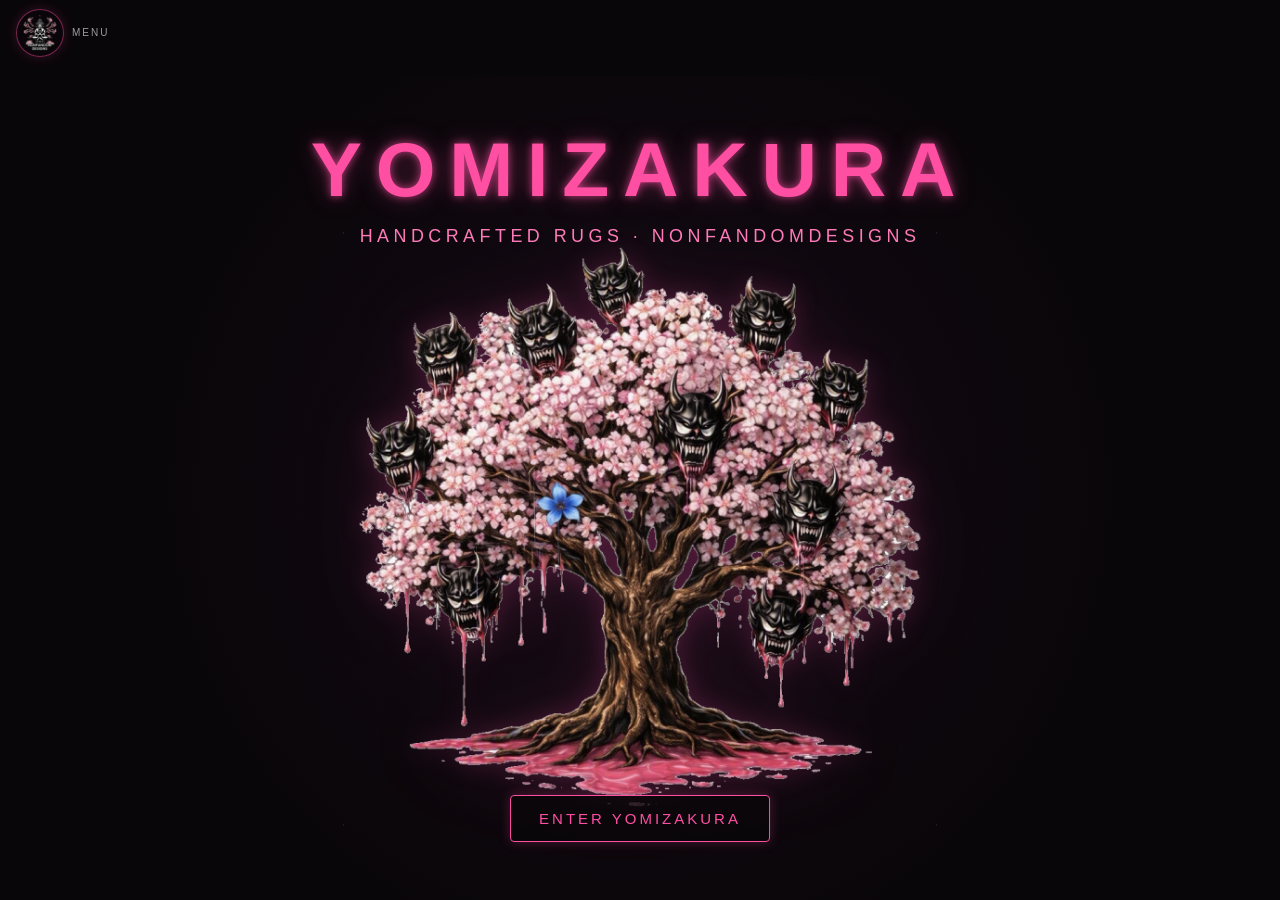
<file: index.html>
<!DOCTYPE html>
<html lang="en">
<head>
<meta charset="UTF-8">
<meta name="viewport" content="width=device-width, initial-scale=1.0">

<link rel="preload" as="image" href="./IMG_6754.PNG">
<link rel="preload" as="image" href="./IMG_6683.PNG">
<link rel="preload" as="image" href="./IMG_6692.PNG">
<link rel="preload" as="image" href="./IMG_6693.PNG">
<link rel="preload" as="image" href="./IMG_8961.PNG">
<link rel="preload" as="image" href="./IMG_6776.PNG">
<link rel="preload" as="image" href="./IMG_8962.PNG">
<link rel="preload" as="image" href="./IMG_6896.PNG">

<title>Yomizakura — NonFandomDesigns</title>


<script>
/* One-time landing seasons in America/New_York. Halloween uses EDT and
   Thanksgiving uses EST. End times are exclusive. */
(() => {
  const seasons = [
    ["halloweenLanding", Date.parse("2026-10-11T00:00:00-04:00"), Date.parse("2026-11-01T00:00:00-04:00")],
    ["thanksgivingLanding", Date.parse("2026-11-09T00:00:00-05:00"), Date.parse("2026-11-28T00:00:00-05:00")]
  ];
  let seasonalTimer;
  function updateLandingSeason() {
    clearTimeout(seasonalTimer);
    const now = Date.now();
    let nextChange = Infinity;

    for (const [className, startsAt, endsAt] of seasons) {
      document.documentElement.classList.toggle(className, now >= startsAt && now < endsAt);
      if (now < startsAt) nextChange = Math.min(nextChange, startsAt);
      else if (now < endsAt) nextChange = Math.min(nextChange, endsAt);
    }

    if (nextChange < Infinity) {
      seasonalTimer = setTimeout(updateLandingSeason, Math.min(nextChange - now, 60000));
    }
  }
  updateLandingSeason();
  window.addEventListener("pageshow", updateLandingSeason);
  document.addEventListener("visibilitychange", updateLandingSeason);
})();
</script>

<style>
:root {
  --app-height: 100vh;
}

/* On phones/tablets, use Safari's stable small viewport from the very first paint.
   This prevents the first-load jump caused by the browser bars changing the reported height. */
@supports (height: 100svh) {
  @media (pointer: coarse) {
    :root {
      --app-height: 100svh;
    }
  }
}

/* Stable viewport height prevents Safari first-load layout jumps. */

html, body {
  margin: 0;
  padding: 0;
  width: 100%;
  height: 100%;
  overflow: hidden;
  background: #090609;
  font-family: Arial, Helvetica, sans-serif;
}

/* =========================
   LANDING PAGE
========================= */

.landing {
  position: relative;
  width: 100vw;
  height: var(--app-height);
  overflow: hidden;

  background:
    radial-gradient(circle at center, #160b16 0%, #090609 65%);

  transition: opacity 0.8s ease;
}

/* TITLE */

.title {
  position: absolute;
  top: 6%;
  left: 50%;
  transform: translateX(-50%);

  z-index: 10;

  color: #ff4fa3;

  font-size: clamp(38px, 6vw, 82px);
  font-weight: 800;

  letter-spacing: 0.18em;
  text-align: center;

  text-shadow:
    0 0 8px rgba(255,79,163,0.7),
    0 0 25px rgba(255,79,163,0.35);
}

.subtitle {
  position: absolute;
  top: max(18%, calc(6% + clamp(38px, 6vw, 82px) + 24px));
  left: 50%;
  transform: translateX(-50%);

  z-index: 10;

  color: #ff7ab8;

  font-size: clamp(11px, 1.4vw, 18px);
  letter-spacing: 0.25em;

  text-align: center;
  white-space: nowrap;
}

/* =========================
   TREE
========================= */

.tree {
  position: absolute;

  left: 50%;
  top: 55%;

  /* Reserve the square PNG box before loading so animated centering is stable. */
  width: min(72vw, 760px);
  height: min(72vw, 760px, calc(var(--app-height) * 72 / 100));
  max-height: calc(var(--app-height) * 72 / 100);

  object-fit: contain;

  transform: translate(-50%, -50%);
  transform-origin: 50% 65%;

  z-index: 4;

  filter:
    drop-shadow(0 0 12px rgba(255,79,163,0.18))
    drop-shadow(0 0 35px rgba(255,79,163,0.10));

  animation: treeSway 7s ease-in-out infinite;
}

@keyframes treeSway {
  0%, 100% {
    transform:
      translate(-50%, -50%)
      rotate(-0.7deg)
      scale(1);
  }

  50% {
    transform:
      translate(-50%, -50%)
      rotate(0.7deg)
      scale(1.015);
  }
}

/* =========================
   ENTER BUTTON
========================= */

.enter {
  position: absolute;

  left: 50%;
  bottom: 7%;

  transform: translateX(-50%);

  z-index: 20;

  padding: 14px 28px;

  border: 1px solid #ff4fa3;
  border-radius: 4px;

  background: rgba(9,6,9,0.75);

  color: #ff4fa3;

  font-size: 15px;
  letter-spacing: 0.2em;

  cursor: pointer;

  box-shadow:
    0 0 12px rgba(255,79,163,0.25);

  transition:
    background 0.3s ease,
    color 0.3s ease,
    box-shadow 0.3s ease,
    transform 0.3s ease;
}

.enter:hover {
  background: #ff4fa3;
  color: #090609;

  box-shadow:
    0 0 25px rgba(255,79,163,0.7);

  transform: translateX(-50%) scale(1.05);
}

/* =========================
   FALLING CHERRY BLOSSOMS
========================= */

.petal {
  position: absolute;

  top: -30px;

  width: 7px;
  height: 10px;

  background: #ff77b7;

  border-radius: 70% 30% 70% 30%;

  opacity: 0.8;

  z-index: 6;

  animation-name: fall;
  animation-timing-function: linear;
  animation-iteration-count: infinite;
}

.p1 { left: 8%;  animation-duration: 8s;  animation-delay: 0s; }
.p2 { left: 18%; animation-duration: 10s; animation-delay: 2s; }
.p3 { left: 30%; animation-duration: 7s;  animation-delay: 1s; }
.p4 { left: 42%; animation-duration: 11s; animation-delay: 4s; }
.p5 { left: 55%; animation-duration: 8s;  animation-delay: 3s; }
.p6 { left: 67%; animation-duration: 10s; animation-delay: 1s; }
.p7 { left: 78%; animation-duration: 7s;  animation-delay: 5s; }
.p8 { left: 90%; animation-duration: 9s;  animation-delay: 2s; }

@keyframes fall {
  0% {
    transform:
      translate3d(0, -20px, 0)
      rotate(0deg);
  }

  25% {
    transform:
      translate3d(35px, calc(var(--app-height) * 25 / 100), 0)
      rotate(90deg);
  }

  50% {
    transform:
      translate3d(-25px, calc(var(--app-height) * 50 / 100), 0)
      rotate(180deg);
  }

  75% {
    transform:
      translate3d(40px, calc(var(--app-height) * 75 / 100), 0)
      rotate(270deg);
  }

  100% {
    transform:
      translate3d(-10px, calc(var(--app-height) * 110 / 100), 0)
      rotate(360deg);
  }
}

/* =========================
   CHARACTER HUB
========================= */

.world {
  position: relative;

  width: 100vw;
  height: var(--app-height);

  overflow: hidden;

  background:
    radial-gradient(circle at center, #180b18 0%, #090609 72%);

  color: #ff4fa3;

  opacity: 0;

  animation: worldFade 1.2s ease forwards;
}

@keyframes worldFade {
  from {
    opacity: 0;
  }

  to {
    opacity: 1;
  }
}

/* HUB TITLE */

.hubTitle {
  position: absolute;

  top: 5%;
  left: 50%;

  transform: translateX(-50%);

  z-index: 10;

  text-align: center;

  color: #ff4fa3;

  font-size: clamp(30px, 5vw, 64px);

  font-weight: 800;

  letter-spacing: 0.18em;

  text-shadow:
    0 0 10px rgba(255,79,163,0.7),
    0 0 30px rgba(255,79,163,0.35);
}

.hubSubtitle {
  position: absolute;

  top: 15.5%;
  left: 50%;

  transform: translateX(-50%);

  z-index: 10;

  color: #ff7ab8;

  font-size: clamp(10px, 1.2vw, 16px);

  letter-spacing: 0.25em;

  white-space: nowrap;
}

/* =========================
   SAKURAMA
========================= */

.sakurama {
  position: absolute;

  left: 50%;
  top: 53%;

  transform:
    translate(-50%, -50%)
    scale(1);

  width: min(42vw, 500px);
  max-height: calc(var(--app-height) * 68 / 100);

  object-fit: contain;

  z-index: 8;

  cursor: pointer;

  filter:
    drop-shadow(0 0 14px rgba(255,79,163,0.35))
    drop-shadow(0 0 40px rgba(255,79,163,0.15));

  transition:
    transform 0.5s ease,
    filter 0.5s ease;
}

.sakurama:hover {
  transform:
    translate(-50%, -50%)
    scale(1.04);

  filter:
    drop-shadow(0 0 20px rgba(255,79,163,0.65))
    drop-shadow(0 0 55px rgba(255,79,163,0.3));
}

/* =========================
   SAKURAMA NAME
========================= */

.sakuramaName {
  position: absolute;

  left: 50%;
  top: 87%;

  transform: translateX(-50%);

  z-index: 12;

  color: #ff4fa3;

  font-size: clamp(18px, 2vw, 28px);

  font-weight: 700;

  letter-spacing: 0.2em;

  opacity: 0.9;

  text-shadow:
    0 0 10px rgba(255,79,163,0.6);

  text-align: center;

  cursor: pointer;

  transition:
    color 0.3s ease,
    text-shadow 0.3s ease;
}

.sakuramaName span {
  display: block;

  margin-top: 7px;

  color: #ff7ab8;

  font-size: clamp(8px, 0.9vw, 12px);

  letter-spacing: 0.16em;

  opacity: 0;

  transform: translateY(-5px);

  transition:
    opacity 0.3s ease,
    transform 0.3s ease;
}

.sakurama:hover + .sakuramaName,
.sakuramaName:hover {
  color: #ff77b7;

  text-shadow:
    0 0 15px rgba(255,79,163,0.8);
}

.sakurama:hover + .sakuramaName span,
.sakuramaName:hover span,
.sakuramaName.mobileOpen span {
  opacity: 1;
  transform: translateY(0);
}

/* =========================
   KUROGI — AVAILABLE RUGS
========================= */

.kurogiCharacter {
  position: absolute;

  left: 5%;
  top: 12%;

  width: min(27vw, 340px);
  max-height: calc(var(--app-height) * 43 / 100);

  object-fit: contain;

  z-index: 9;

  cursor: pointer;

  filter:
    drop-shadow(0 0 14px rgba(210,45,45,0.30))
    drop-shadow(0 0 38px rgba(110,0,0,0.14));

  transition:
    transform 0.4s ease,
    filter 0.4s ease;
}

.kurogiCharacter:hover,
.kurogiCharacter.mobileOpen {
  transform: scale(1.04);

  filter:
    drop-shadow(0 0 21px rgba(235,65,65,0.72))
    drop-shadow(0 0 50px rgba(140,0,0,0.28));
}

.kurogiName {
  position: absolute;

  left: 5%;
  top: 54%;

  width: min(27vw, 340px);

  z-index: 12;

  color: #e64b4b;

  font-size: clamp(12px, 1.4vw, 18px);
  font-weight: 700;

  letter-spacing: 0.18em;

  text-align: center;

  cursor: pointer;

  text-shadow:
    0 0 10px rgba(220,45,45,0.60);
}

.kurogiName span {
  display: block;

  margin-top: 6px;

  color: #f07878;

  font-size: clamp(7px, 0.8vw, 10px);

  letter-spacing: 0.14em;

  opacity: 0;

  transform: translateY(-5px);

  transition:
    opacity 0.3s ease,
    transform 0.3s ease;
}

.kurogiCharacter:hover + .kurogiName span,
.kurogiName:hover span,
.kurogiName.mobileOpen span {
  opacity: 1;
  transform: translateY(0);
}

/* =========================
   SAKUYO — CUSTOM RUG ORDERS
========================= */

.sakuyoCharacter {
  position: absolute;

  left: 5%;
  bottom: 4%;

  width: min(27vw, 340px);
  max-height: calc(var(--app-height) * 44 / 100);

  object-fit: contain;

  z-index: 9;

  cursor: pointer;

  filter:
    drop-shadow(0 0 14px rgba(255,79,163,0.32))
    drop-shadow(0 0 38px rgba(255,79,163,0.14));

  transition:
    transform 0.4s ease,
    filter 0.4s ease;
}

.sakuyoCharacter:hover,
.sakuyoCharacter.mobileOpen {
  transform: scale(1.04);

  filter:
    drop-shadow(0 0 21px rgba(255,105,180,0.72))
    drop-shadow(0 0 50px rgba(255,79,163,0.28));
}

.sakuyoName {
  position: absolute;

  left: 5%;
  bottom: 5%;

  width: min(27vw, 340px);

  z-index: 12;

  color: #ff75b7;

  font-size: clamp(12px, 1.4vw, 18px);
  font-weight: 700;

  letter-spacing: 0.18em;

  text-align: center;

  cursor: pointer;

  text-shadow:
    0 0 10px rgba(255,79,163,0.60);
}

.sakuyoName span {
  display: block;

  margin-top: 6px;

  color: #ff9bca;

  font-size: clamp(7px, 0.8vw, 10px);

  letter-spacing: 0.14em;

  opacity: 0;

  transform: translateY(-5px);

  transition:
    opacity 0.3s ease,
    transform 0.3s ease;
}

.sakuyoCharacter:hover + .sakuyoName span,
.sakuyoName:hover span,
.sakuyoName.mobileOpen span {
  opacity: 1;
  transform: translateY(0);
}

/* =========================
   IKA & IKO
========================= */

.ikoka {
  position: absolute;

  right: 5%;
  top: 5%;

  width: min(30vw, 360px);
  max-height: calc(var(--app-height) * 52 / 100);

  object-fit: contain;

  z-index: 9;

  cursor: pointer;

  filter:
    drop-shadow(0 0 14px rgba(255,79,163,0.30))
    drop-shadow(0 0 35px rgba(255,79,163,0.12));

  transition:
    transform 0.4s ease,
    filter 0.4s ease;
}

.ikoka:hover,
.ikoka.mobileOpen {
  transform: scale(1.04);

  filter:
    drop-shadow(0 0 20px rgba(255,79,163,0.65))
    drop-shadow(0 0 50px rgba(255,79,163,0.25));
}

.ikokaName {
  position: absolute;

  right: 5%;
  top: 43%;

  width: min(30vw, 360px);

  z-index: 12;

  color: #ff7ab8;

  font-size: clamp(12px, 1.4vw, 18px);
  font-weight: 700;

  letter-spacing: 0.18em;

  text-align: center;

  cursor: pointer;

  text-shadow:
    0 0 10px rgba(255,79,163,0.5);
}

.ikokaName span {
  display: block;

  margin-top: 6px;

  font-size: clamp(7px, 0.8vw, 10px);

  letter-spacing: 0.14em;

  opacity: 0;

  transform: translateY(-5px);

  transition:
    opacity 0.3s ease,
    transform 0.3s ease;
}

.ikoka:hover + .ikokaName span,
.ikokaName:hover span,
.ikokaName.mobileOpen span {
  opacity: 1;
  transform: translateY(0);
}

/* =========================
   AOMA — SOCIAL MEDIA
========================= */

.aomaCharacter {
  position: absolute;

  right: calc(13% + min(5.5vw, 67.5px) - min(12vw, 150px));
  bottom: 5%;

  width: min(24vw, 300px);
  max-height: calc(var(--app-height) * 43 / 100);

  object-fit: contain;

  z-index: 9;

  cursor: pointer;

  filter:
    drop-shadow(0 0 14px rgba(45,145,255,0.35))
    drop-shadow(0 0 35px rgba(0,90,255,0.14));

  transition:
    transform 0.4s ease,
    filter 0.4s ease;
}

.aomaCharacter:hover,
.aomaCharacter.mobileOpen {
  transform: scale(1.04);

  filter:
    drop-shadow(0 0 20px rgba(70,170,255,0.72))
    drop-shadow(0 0 50px rgba(0,100,255,0.30));
}

.aomaName {
  position: absolute;

  right: calc(13% + min(5.5vw, 67.5px) - min(12vw, 150px));
  bottom: 2%;

  width: min(24vw, 300px);

  z-index: 12;

  color: #62baff;

  font-size: clamp(12px, 1.4vw, 18px);
  font-weight: 700;

  letter-spacing: 0.18em;

  text-align: center;

  cursor: pointer;

  text-shadow:
    0 0 10px rgba(40,145,255,0.60);
}

.aomaName span {
  display: block;

  margin-top: 6px;

  color: #8fd0ff;

  font-size: clamp(7px, 0.8vw, 10px);

  letter-spacing: 0.14em;

  opacity: 0;

  transform: translateY(-5px);

  transition:
    opacity 0.3s ease,
    transform 0.3s ease;
}

.aomaCharacter:hover + .aomaName span,
.aomaName:hover span,
.aomaName.mobileOpen span {
  opacity: 1;
  transform: translateY(0);
}

/* =========================
   TORAI — GALLERY / FOURTH WALL
========================= */

.toraiCharacter {
  position: absolute;

  right: 13%;
  top: 2%;

  width: min(11vw, 135px);
  max-height: calc(var(--app-height) * 19 / 100);

  object-fit: contain;

  z-index: 11;

  cursor: pointer;

  filter:
    drop-shadow(0 0 14px rgba(255,79,163,0.30))
    drop-shadow(0 0 24px rgba(255,216,61,0.18));

  animation:
    toraiHubBob 4.8s ease-in-out infinite;

  transition:
    filter 0.3s ease;
}

.toraiCharacter:hover,
.toraiCharacter.mobileOpen {
  filter:
    drop-shadow(0 0 20px rgba(255,79,163,0.65))
    drop-shadow(0 0 34px rgba(255,216,61,0.38));
}

@keyframes toraiHubBob {
  0%, 100% {
    transform: translateY(0);
  }

  50% {
    transform: translateY(-7px);
  }
}

.toraiName {
  position: absolute;

  right: 13%;
  top: 19.5%;

  width: min(11vw, 135px);

  z-index: 13;

  color: #ffd83d;

  font-size: clamp(9px, 1vw, 14px);
  font-weight: 800;

  letter-spacing: 0.16em;

  text-align: center;

  cursor: pointer;

  text-shadow:
    2px 0 rgba(255,79,163,0.55),
    0 0 10px rgba(255,216,61,0.35);
}

/* GALLERY WORDING DIRECTLY BELOW TORAI */

.toraiName span {
  display: block;

  margin-top: 5px;

  color: #ff7ab8;

  font-size: clamp(6px, 0.65vw, 8px);

  letter-spacing: 0.10em;

  white-space: nowrap;

  opacity: 0;

  transform: translateY(-3px);

  transition:
    opacity 0.3s ease,
    transform 0.3s ease;
}

.toraiCharacter:hover + .toraiName span,
.toraiName:hover span,
.toraiName.mobileOpen span {
  opacity: 1;
  transform: translateY(0);
}

/* TORAI GLITCH */

.toraiGlitch {
  animation:
    toraiHubGlitch 0.18s steps(2, end) 2 !important;
}

@keyframes toraiHubGlitch {
  0% {
    transform: translate(0, 0);

    filter:
      drop-shadow(5px 0 rgba(255,79,163,0.75))
      drop-shadow(-5px 0 rgba(255,216,61,0.65));
  }

  50% {
    transform: translate(-6px, 2px);

    filter:
      drop-shadow(-6px 0 rgba(255,79,163,0.75))
      drop-shadow(6px 0 rgba(255,216,61,0.65));
  }

  100% {
    transform: translate(4px, -2px);

    filter:
      drop-shadow(5px 0 rgba(255,79,163,0.75))
      drop-shadow(-5px 0 rgba(255,216,61,0.65));
  }
}

/* =========================
   HUB PETALS
========================= */

.hubPetal {
  position: absolute;

  width: 6px;
  height: 9px;

  background: #ff77b7;

  border-radius: 70% 30% 70% 30%;

  opacity: 0.65;

  animation: hubFall linear infinite;
}

.hp1 { left: 10%; top: -20px; animation-duration: 9s; }
.hp2 { left: 25%; top: -40px; animation-duration: 12s; animation-delay: 2s; }
.hp3 { left: 45%; top: -30px; animation-duration: 8s; animation-delay: 1s; }
.hp4 { left: 65%; top: -20px; animation-duration: 11s; animation-delay: 3s; }
.hp5 { left: 85%; top: -30px; animation-duration: 9s; animation-delay: 4s; }

@keyframes hubFall {
  0% {
    transform: translate(0, -20px) rotate(0deg);
  }

  50% {
    transform: translate(35px, calc(var(--app-height) * 50 / 100)) rotate(180deg);
  }

  100% {
    transform: translate(-20px, calc(var(--app-height) * 110 / 100)) rotate(360deg);
  }
}

/* =========================
   NONFANDOMDESIGNS QUICK MENU
========================= */

.quickMenu {
  position: fixed;
  top: 22px;
  left: 22px;
  z-index: 1000;
}

.logoButton {
  width: 96px;
  height: 96px;

  padding: 4px;

  border: 1px solid rgba(255,79,163,0.45);
  border-radius: 50%;

  background: rgba(9,6,9,0.78);

  cursor: pointer;

  display: flex;
  align-items: center;
  justify-content: center;

  box-shadow:
    0 0 12px rgba(255,79,163,0.18);

  transition:
    transform 0.3s ease,
    border-color 0.3s ease,
    box-shadow 0.3s ease;
}

.logoButton:hover {
  transform: scale(1.06);

  border-color: #ff4fa3;

  box-shadow:
    0 0 20px rgba(255,79,163,0.45);
}

.logoButton img {
  width: 100%;
  height: 100%;

  object-fit: contain;

  border-radius: 50%;
}

.quickMenuLabel {
  position: absolute;
  top: calc(100% + 7px);
  left: 0;
  width: 100%;
  text-align: center;
  font-size: 10px;
  line-height: 1;
  letter-spacing: 2px;
  color: rgba(255,255,255,0.6);
  pointer-events: none;
}

.quickMenu.open .quickMenuLabel {
  visibility: hidden;
}

.quickMenuPanel {
  position: absolute;

  top: 108px;
  left: 0;

  width: 270px;

  padding: 12px;

  border: 1px solid rgba(255,79,163,0.4);
  border-radius: 8px;

  background:
    linear-gradient(
      145deg,
      rgba(20,9,20,0.97),
      rgba(7,5,8,0.97)
    );

  box-shadow:
    0 0 25px rgba(255,79,163,0.18);

  opacity: 0;
  visibility: hidden;

  transform: translateY(-8px);

  transition:
    opacity 0.3s ease,
    visibility 0.3s ease,
    transform 0.3s ease;
}

.quickMenu.open .quickMenuPanel {
  opacity: 1;
  visibility: visible;

  transform: translateY(0);
}

.menuBrand {
  padding: 7px 8px 13px;

  color: #ff4fa3;

  font-size: 11px;
  font-weight: 700;

  letter-spacing: 0.18em;

  text-align: center;

  border-bottom:
    1px solid rgba(255,79,163,0.18);

  margin-bottom: 6px;
}

.quickMenuPanel a,
.quickMenuPanel button {
  display: block;

  width: 100%;

  box-sizing: border-box;

  padding: 12px 10px;

  border: 0;
  border-bottom:
    1px solid rgba(255,79,163,0.12);

  background: transparent;

  color: #ff7ab8;

  font-family: Arial, Helvetica, sans-serif;
  font-size: 11px;

  letter-spacing: 0.12em;

  text-align: left;

  text-decoration: none;

  cursor: pointer;

  transition:
    color 0.25s ease,
    background 0.25s ease,
    padding-left 0.25s ease;
}

.quickMenuPanel a:hover,
.quickMenuPanel button:hover {
  color: #ffffff;

  background: rgba(255,79,163,0.12);

  padding-left: 16px;
}

.quickMenuPanel a:last-child,
.quickMenuPanel button:last-child {
  border-bottom: 0;
}

/* =========================
   MOBILE
========================= */

@media (max-width: 600px) {

  .title {
    top: 5%;
    font-size: 36px;
  }

  .subtitle {
    top: max(15%, calc(5% + 56px));
    font-size: 9px;
  }

  .tree {
    height: min(95vw, calc(var(--app-height) * 72 / 100));
    width: 95vw;
    top: 53%;
  }

  .enter {
    bottom: 5%;
    font-size: 12px;
    padding: 12px 20px;
  }

  .sakurama {
    width: 62vw;
    max-height: calc(var(--app-height) * 58 / 100);
  }

  .hubTitle {
    top: 5%;
    font-size: 30px;
  }

  .hubSubtitle {
    top: 13%;
    font-size: 8px;
  }

  /* PHONE KUROGI */

  .kurogiCharacter {
    left: 3%;
    top: 18%;

    width: 31vw;
    max-height: calc(var(--app-height) * 31 / 100);
  }

  .kurogiName {
    left: 3%;
    top: 35%;

    width: 31vw;

    font-size: 10px;
    text-align: center;
  }

  .kurogiName span {
    margin-top: 5px;
    font-size: 7px;
    text-align: center;
  }

  .kurogiName.mobileOpen span {
    opacity: 0.8;
    transform: translateY(0);
  }

  /* PHONE IKA & IKO */

  .ikoka {
    right: 1%;
    top: 12%;

    width: 47vw;
    max-height: calc(var(--app-height) * 36 / 100);
  }

  .ikokaName {
    right: 1%;
    top: 32%;

    width: 47vw;

    font-size: 10px;
    text-align: center;
  }

  .ikokaName span {
    display: block;

    margin-top: 5px;

    font-size: 7px;

    opacity: 0;

    transform: translateY(-5px);

    text-align: center;

    transition:
      opacity 0.3s ease,
      transform 0.3s ease;
  }

  .ikokaName.mobileOpen span {
    opacity: 0.8;
    transform: translateY(0);
  }

  /* PHONE SAKURAMA */

  .sakuramaName {
    top: 69%;
  }

  .sakuramaName span {
    font-size: 8px;
    margin-top: 5px;
  }

  /* PHONE SAKUYO */

  .sakuyoCharacter {
    left: 2%;
    bottom: 7%;

    width: 34vw;
    max-height: calc(var(--app-height) * 30 / 100);
  }

  .sakuyoName {
    left: 2%;
    bottom: 7%;

    width: 34vw;

    font-size: 10px;
    text-align: center;
  }

  .sakuyoName span {
    margin-top: 5px;
    font-size: 7px;
    text-align: center;
  }

  .sakuyoName.mobileOpen span {
    opacity: 0.8;
    transform: translateY(0);
  }

  /* PHONE AOMA */

  .aomaCharacter {
    right: 3%;
    bottom: 10%;

    width: 30vw;
    max-height: calc(var(--app-height) * 30 / 100);
  }

  .aomaName {
    right: 3%;
    bottom: 7%;

    width: 30vw;

    font-size: 10px;
    text-align: center;
  }

  .aomaName span {
    margin-top: 5px;
    font-size: 7px;
    text-align: center;
  }

  .aomaName.mobileOpen span {
    opacity: 0.8;
    transform: translateY(0);
  }

  /* PHONE TORAI — MOBILE-ONLY POSITION AND LABEL ALIGNMENT */

  .toraiCharacter,
  .toraiName {
    right: 0%;
    width: 23vw;
  }

  .toraiCharacter {
    top: 39%;
    max-height: calc(var(--app-height) * 25 / 100);
  }

  .toraiName {
    top: 52%;
    font-size: 9px;
  }

  .toraiName span {
    display: block;

    width: auto;
    box-sizing: border-box;
    padding: 0 8px;

    margin-top: 4px;

    font-size: 6px;

    white-space: normal;

    opacity: 0;

    transform: translateY(-5px);
  }

  .toraiName.mobileOpen span {
    opacity: 0.9;
    transform: translateY(0);
  }

  /* PHONE QUICK MENU */

  .quickMenu {
    top: 11%;
    bottom: auto;
    left: 14px;
  }

  .logoButton {
    width: 60px;
    height: 60px;
  }

  .quickMenuPanel {
    top: 72px;
    bottom: auto;
    width: min(260px, calc(100vw - 40px));
  }
}


/* iPad/tablet touch layout only. Existing phone and laptop rules stay intact. */
@media (min-width: 601px) and (min-device-width: 744px) and (min-device-height: 744px) and (max-device-width: 1366px) and (max-device-height: 1366px) and (pointer: coarse) {
  /* Keep the landing button above the iPad home bar in both orientations. */
  .landing > .enter {
    position: fixed;
    bottom: max(40px, calc(var(--app-height) * 7 / 100), calc(env(safe-area-inset-bottom, 0px) + 24px));
  }

  .world {
    height: var(--app-height);
  }

  .world .hubTitle {
    top: 4%;
    font-size: clamp(28px, 4vw, 44px);
  }

  .world .hubSubtitle {
    top: 13%;
    font-size: clamp(10px, 1.2vw, 13px);
  }

  /* Feet align to these baselines; PNG transparency is included in the offsets. */
  .world .sakurama, .world .sakuramaName {
    --art-center: 50%;
    --art-size: min(40vw, calc(var(--app-height) * 65 / 100));
    --feet: calc(var(--app-height) * 86 / 100);
    --image-bottom: 0.97265625;
  }
  .world .kurogiCharacter, .world .kurogiName {
    --art-center: 18.5%;
    --art-size: min(27vw, calc(var(--app-height) * 35 / 100));
    --feet: calc(var(--app-height) * 48 / 100);
    --image-bottom: 0.92890625;
  }
  .world .ikoka, .world .ikokaName {
    --art-center: 81.5%;
    --art-size: min(27vw, calc(var(--app-height) * 48 / 100));
    --feet: calc(var(--app-height) * 45 / 100);
    --image-bottom: 0.71640625;
  }
  .world .sakuyoCharacter, .world .sakuyoName {
    --art-center: 18.5%;
    --art-size: min(28vw, calc(var(--app-height) * 36 / 100));
    --feet: calc(var(--app-height) * 86 / 100);
    --image-bottom: 0.7875;
  }
  .world .aomaCharacter, .world .aomaName {
    --art-center: 81.5%;
    --art-size: min(25vw, calc(var(--app-height) * 33 / 100));
    --feet: calc(var(--app-height) * 86 / 100);
    --image-bottom: 0.93984375;
  }
  .world .toraiCharacter, .world .toraiName {
    --art-center: 81.5%;
    --art-size: min(12vw, calc(var(--app-height) * 16 / 100));
    --feet: calc(var(--app-height) * 18 / 100);
    --image-bottom: 0.965625;
  }

  .world > :is(.sakurama, .kurogiCharacter, .ikoka, .sakuyoCharacter, .aomaCharacter, .toraiCharacter) {
    left: calc(var(--art-center) - var(--art-size) / 2);
    right: auto;
    top: calc(var(--feet) - var(--art-size) * var(--image-bottom));
    bottom: auto;
    width: var(--art-size);
    height: var(--art-size);
    max-height: none;
    object-fit: contain;
    transform: none;
  }

  .world .sakurama:hover {
    transform: scale(1.04);
  }
  .world .sakurama.mobileOpen {
    transform: scale(1.04);
    filter:
      drop-shadow(0 0 20px rgba(255,79,163,0.65))
      drop-shadow(0 0 55px rgba(255,79,163,0.3));
  }
  .world > :is(.kurogiCharacter, .ikoka, .sakuyoCharacter, .aomaCharacter):is(:hover, .mobileOpen) {
    transform: scale(1.04);
  }

  .world > :is(.sakuramaName, .kurogiName, .ikokaName, .sakuyoName, .aomaName, .toraiName) {
    left: var(--art-center);
    right: auto;
    top: calc(var(--feet) + 12px);
    bottom: auto;
    width: 30vw;
    transform: translateX(-50%);
    font-size: clamp(12px, 1.5vw, 17px);
    line-height: 1.2;
    text-align: center;
  }

  .world > :is(.sakuramaName, .kurogiName, .ikokaName, .sakuyoName, .aomaName, .toraiName) span {
    margin-top: 7px;
    font-size: clamp(8px, 0.95vw, 11px);
    line-height: 1.3;
    white-space: normal;
  }

  /* Torai's name and description sit below the artwork, clear of the twins. */
  .world .toraiName {
    top: calc(var(--feet) + 12px);
    width: 24vw;
    font-size: clamp(11px, 1.2vw, 14px);
  }

  @media (orientation: portrait) {
    .world .hubTitle {
      top: 5%;
      font-size: clamp(28px, 4.2vw, 38px);
      letter-spacing: 0.14em;
    }
    .world .hubSubtitle {
      top: 12%;
      font-size: 10px;
    }
    .world .sakurama, .world .sakuramaName {
      --art-size: min(48vw, calc(var(--app-height) * 36 / 100));
      --feet: calc(var(--app-height) * 69 / 100);
    }
    .world .kurogiCharacter, .world .kurogiName {
      --art-size: 31vw;
      --feet: calc(var(--app-height) * 37 / 100);
    }
    .world .ikoka, .world .ikokaName {
      --art-size: 34vw;
      --feet: calc(var(--app-height) * 36 / 100);
    }
    .world .sakuyoCharacter, .world .sakuyoName {
      --art-size: 34vw;
      --feet: calc(var(--app-height) * 88 / 100);
    }
    .world .aomaCharacter, .world .aomaName {
      --art-size: 28vw;
      --feet: calc(var(--app-height) * 88 / 100);
    }
    .world .toraiCharacter, .world .toraiName {
      --art-size: min(17vw, calc(var(--app-height) * 14 / 100));
      --feet: calc(var(--app-height) * 19 / 100);
    }
  }
}


/* Phone landscape only; both screen orientations are handled by the device checks. */
@media (orientation: landscape) and (pointer: coarse) and (max-device-width: 600px),
       (orientation: landscape) and (pointer: coarse) and (max-device-height: 600px) {

  /* Keep the landing button above the iPad home bar in both orientations. */
  .landing > .enter {
    position: fixed;
    bottom: max(40px, calc(var(--app-height) * 7 / 100), calc(env(safe-area-inset-bottom, 0px) + 24px));
  }

  .world {
    height: var(--app-height);
  }

  .world .hubTitle {
    top: 4%;
    font-size: clamp(28px, 4vw, 44px);
  }

  .world .hubSubtitle {
    top: 13%;
    font-size: clamp(10px, 1.2vw, 13px);
  }

  /* Feet align to these baselines; PNG transparency is included in the offsets. */
  .world .sakurama, .world .sakuramaName {
    --art-center: 50%;
    --art-size: min(34vw, calc(var(--app-height) * 60 / 100));
    --feet: calc(var(--app-height) * 82 / 100);
    --image-bottom: 0.97265625;
  }
  .world .kurogiCharacter, .world .kurogiName {
    --art-center: 18.5%;
    --art-size: min(24vw, calc(var(--app-height) * 30 / 100));
    --feet: calc(var(--app-height) * 45 / 100);
    --image-bottom: 0.92890625;
  }
  .world .ikoka, .world .ikokaName {
    --art-center: 81.5%;
    --art-size: min(26vw, calc(var(--app-height) * 40 / 100));
    --feet: calc(var(--app-height) * 45 / 100);
    --image-bottom: 0.71640625;
  }
  .world .sakuyoCharacter, .world .sakuyoName {
    --art-center: 18.5%;
    --art-size: min(25vw, calc(var(--app-height) * 32 / 100));
    --feet: calc(var(--app-height) * 82 / 100);
    --image-bottom: 0.7875;
  }
  .world .aomaCharacter, .world .aomaName {
    --art-center: 81.5%;
    --art-size: min(23vw, calc(var(--app-height) * 25 / 100));
    --feet: calc(var(--app-height) * 82 / 100);
    --image-bottom: 0.93984375;
  }
  .world .toraiCharacter, .world .toraiName {
    --art-center: 81.5%;
    --art-size: min(12vw, calc(var(--app-height) * 15 / 100));
    --feet: calc(var(--app-height) * 19 / 100);
    --image-bottom: 0.965625;
  }

  .world > :is(.sakurama, .kurogiCharacter, .ikoka, .sakuyoCharacter, .aomaCharacter, .toraiCharacter) {
    left: calc(var(--art-center) - var(--art-size) / 2);
    right: auto;
    top: calc(var(--feet) - var(--art-size) * var(--image-bottom));
    bottom: auto;
    width: var(--art-size);
    height: var(--art-size);
    max-height: none;
    object-fit: contain;
    transform: none;
  }

  .world .sakurama:hover {
    transform: scale(1.04);
  }
  .world .sakurama.mobileOpen {
    transform: scale(1.04);
    filter:
      drop-shadow(0 0 20px rgba(255,79,163,0.65))
      drop-shadow(0 0 55px rgba(255,79,163,0.3));
  }
  .world > :is(.kurogiCharacter, .ikoka, .sakuyoCharacter, .aomaCharacter):is(:hover, .mobileOpen) {
    transform: scale(1.04);
  }

  .world > :is(.sakuramaName, .kurogiName, .ikokaName, .sakuyoName, .aomaName, .toraiName) {
    left: var(--art-center);
    right: auto;
    top: calc(var(--feet) + 8px);
    bottom: auto;
    width: 30vw;
    transform: translateX(-50%);
    font-size: 10px;
    line-height: 1.2;
    text-align: center;
  }

  .world > :is(.sakuramaName, .kurogiName, .ikokaName, .sakuyoName, .aomaName, .toraiName) span {
    margin-top: 5px;
    font-size: 7px;
    line-height: 1.3;
    white-space: normal;
  }

  /* Torai's name and description sit below the artwork, clear of the twins. */
  .world .toraiName {
    top: calc(var(--feet) + 8px);
    width: 24vw;
    font-size: 9px;
  }


  .landing { height: var(--app-height); }
  .title, .world .hubTitle {
    top: 8px;
    font-size: clamp(22px, 3.5vw, 30px);
    letter-spacing: 0.14em;
    white-space: nowrap;
  }
  .subtitle, .world .hubSubtitle {
    top: 46px;
    font-size: 8px;
    letter-spacing: 0.16em;
  }
  .tree {
    top: 55%;
    width: min(42vw, calc(var(--app-height) * 66 / 100));
    height: min(42vw, calc(var(--app-height) * 66 / 100));
    max-height: none;
  }
  .landing > .enter {
    bottom: max(14px, calc(env(safe-area-inset-bottom, 0px) + 8px));
    padding: 10px 18px;
    font-size: 10px;
  }
  .quickMenu {
    top: 10px;
    left: max(12px, env(safe-area-inset-left, 0px));
  }
  .logoButton { width: 42px; height: 42px; }
  .quickMenuLabel { top: calc(100% + 5px); font-size: 8px; }
  .quickMenuPanel {
    top: 58px;
    width: min(260px, calc(100vw - 48px));
    max-height: calc(var(--app-height) - 100px);
    overflow-y: auto;
  }
}


/* Hub-only navigation occupies its own row, outside the character artwork.
   Opening it adds scrollable space instead of covering or shrinking the scene. */
:root {
  --hub-viewport-height: var(--app-height);
  --hub-toolbar-height: 76px;
}
body.hubActive {
  height: var(--hub-viewport-height);
  overflow-y: auto;
}
.hubActive .landing,
.hubActive .world {
  --app-height: calc(var(--hub-viewport-height) - var(--hub-toolbar-height));
}
.quickMenu.entered {
  position: relative;
  top: auto;
  left: auto;
  box-sizing: border-box;
  min-height: var(--hub-toolbar-height);
  padding: 8px max(16px, env(safe-area-inset-right)) 18px max(16px, env(safe-area-inset-left));
  display: flex;
  flex-wrap: wrap;
  align-items: center;
  gap: 8px;
}
.quickMenu.entered .logoButton { width: 48px; height: 48px; }
.quickMenu.entered .quickMenuLabel {
  position: static;
  width: auto;
  font-size: 10px;
  visibility: visible;
}
.quickMenu.entered .quickMenuPanel {
  position: static;
  display: none;
  box-sizing: border-box;
  flex-basis: 100%;
  width: 100%;
  max-height: none;
  transform: none;
}
.quickMenu.entered.open .quickMenuPanel {
  display: grid;
  grid-template-columns: repeat(3, minmax(0, 1fr));
}
.quickMenu.entered .menuBrand { grid-column: 1 / -1; }
.quickMenu.entered .quickMenuPanel a { min-height: 44px; }
@media (max-width: 600px) {
  :root { --hub-toolbar-height: 68px; }
  .quickMenu.entered { padding-top: 6px; padding-bottom: 18px; }
  .quickMenu.entered .logoButton { width: 44px; height: 44px; }
  .quickMenu.entered.open .quickMenuPanel { grid-template-columns: repeat(2, minmax(0, 1fr)); }
}
@media (orientation: landscape) and (max-height: 600px) {
  :root { --hub-toolbar-height: 60px; }
  .quickMenu.entered { padding-top: 4px; padding-bottom: 12px; }
  .quickMenu.entered .logoButton { width: 44px; height: 44px; }
}


/* Temporary 2026 Halloween decoration: landing blossoms only. */
html.halloweenLanding .landing > .petal {
  width: 24px;
  height: 24px;
  background: url("data:image/svg+xml,%3Csvg%20xmlns%3D%22http%3A%2F%2Fwww.w3.org%2F2000%2Fsvg%22%20viewBox%3D%220%200%2032%2032%22%3E%3Cpath%20d%3D%22M16%208q-3-5%202-6l2%202q-4%200-2%205%22%20fill%3D%22%239773ac%22%2F%3E%3Cpath%20d%3D%22M16%209C3%203-3%2027%2010%2029q6%203%2012%200C35%2027%2029%203%2016%209%22%20fill%3D%22%23e84999%22%20stroke%3D%22%23a82d70%22%20stroke-width%3D%221.3%22%2F%3E%3Cellipse%20cx%3D%2216%22%20cy%3D%2219%22%20rx%3D%227%22%20ry%3D%2211%22%20fill%3D%22%23ff84bd%22%2F%3E%3Cpath%20d%3D%22m7%2017%206-3-1%205zm18%200-6-3%201%205zM9%2022l5%202%202-2%202%202%205-2q-7%2010-14%200%22%20fill%3D%22%23451431%22%2F%3E%3Cg%20fill%3D%22%23ffe2f0%22%3E%3Cellipse%20cx%3D%2224%22%20cy%3D%227%22%20rx%3D%221.5%22%20ry%3D%222.4%22%2F%3E%3Cellipse%20cx%3D%2224%22%20cy%3D%227%22%20rx%3D%221.5%22%20ry%3D%222.4%22%20transform%3D%22rotate%2872%2022%209%29%22%2F%3E%3Cellipse%20cx%3D%2224%22%20cy%3D%227%22%20rx%3D%221.5%22%20ry%3D%222.4%22%20transform%3D%22rotate%28144%2022%209%29%22%2F%3E%3Cellipse%20cx%3D%2224%22%20cy%3D%227%22%20rx%3D%221.5%22%20ry%3D%222.4%22%20transform%3D%22rotate%28216%2022%209%29%22%2F%3E%3Cellipse%20cx%3D%2224%22%20cy%3D%227%22%20rx%3D%221.5%22%20ry%3D%222.4%22%20transform%3D%22rotate%28288%2022%209%29%22%2F%3E%3C%2Fg%3E%3Ccircle%20cx%3D%2222%22%20cy%3D%229%22%20r%3D%221.1%22%20fill%3D%22%23ffd178%22%2F%3E%3C%2Fsvg%3E") center / contain no-repeat;
  border-radius: 0;
  opacity: 0.85;
  pointer-events: none;
}
@media (max-width: 600px) {
  html.halloweenLanding .landing > .petal { width: 20px; height: 20px; }
}

/* Temporary 2026 Thanksgiving decoration: reuse the landing petals. */
html.thanksgivingLanding .landing > .petal {
  top: -40px;
  width: 32px;
  height: 32px;
  background: url("data:image/svg+xml,%3Csvg xmlns='http://www.w3.org/2000/svg' viewBox='0 0 40 40'%3E\
%3Cdefs%3E\
%3Cpath id='blossom' d='M0-2.8C-1.9-5.6-4-2.7-2.9-1.1C-6-.6-4.7 2.6-2.5 2.3C-2.8 5.2.2 5.5.9 3.2C3.5 4.6 5.1 2.2 3.2.8C5.4-1.2 3.1-3.7 1-2.5L.5-1.7Z'/%3E\
%3C/defs%3E\
%3Cg stroke='%234b2339' stroke-width='1.2' stroke-linejoin='round'%3E\
%3Cpath fill='%23a54772' d='M22 29C12 30 4 27 2.5 22C1 18 3.6 15 7 15C3.5 9 8 5 12.5 7.6C12 1.6 21 .6 22.8 6.9C27 2.3 33.4 6 31.3 12C37.3 10 40.1 17 35.7 21.3C33 24.7 27.8 28.7 22 29Z'/%3E\
%3Cpath fill='%23db719b' d='M21.9 27C13 27.6 6.5 25.1 5.3 21.3C4.1 18.5 7.2 17 10.6 19C6.4 13.7 7.2 8 11.8 10.9L16 17C13.8 10.2 14.7 5.6 18.2 6.3C21.2 6.8 21.3 12.7 21.8 17C23 10.5 25.5 7.4 28.2 8.8C30.7 10.3 28.3 15.4 26.3 18.7C31.2 14 34.7 13.2 35.5 16.5C36.3 20.2 28.6 25.4 21.9 27Z'/%3E\
%3C/g%3E\
%3Cg fill='%23ffe0ef'%3E\
%3Cuse href='%23blossom' transform='translate(13.5 15.8) scale(.88)'/%3E\
%3Cuse href='%23blossom' transform='translate(24.5 10.9) scale(.73)'/%3E\
%3Cuse href='%23blossom' transform='translate(8.9 22.3) scale(.52)'/%3E\
%3C/g%3E\
%3Cg fill='%23f5ad72'%3E\
%3Ccircle cx='13.5' cy='16' r='1'/%3E\
%3Ccircle cx='24.5' cy='11' r='.85'/%3E\
%3Ccircle cx='8.9' cy='22.4' r='.65'/%3E\
%3C/g%3E\
%3Cpath d='M19 32.5L18 36h-2m2 0 1.8 1M25 33l.5 3.2h2.5m-2.5 0-.7 1.4' fill='none' stroke='%23efac70' stroke-width='1.5' stroke-linecap='round'/%3E\
%3Cpath d='M26 21C24.3 17.3 26.1 14.7 29.7 14.4C33.9 13.9 35.4 17.5 34 21C33.3 22.6 31.8 22.6 31.4 24.7C32.2 31.8 27.6 34.6 21.4 34.5C16.2 34.5 12.3 31.4 13.7 27.5C15 23.8 20.6 22.6 24.5 24.1C26.2 24.6 26.8 23.5 26 21Z' fill='%239a6358' stroke='%234b2339' stroke-width='1.2'/%3E\
%3Cpath d='M16.3 27.8C18.7 25.6 22.9 26 25 28.1C22.4 31.8 18.2 32 16.3 27.8Z' fill='%23ce947f'/%3E\
%3Cpath d='M33 18.2L38.2 19.8L33.2 21.8Z' fill='%23ffd07e' stroke='%23754342' stroke-width='.9' stroke-linejoin='round'/%3E\
%3Cpath d='M33 21C36.6 21.3 35.7 26.4 32.8 24.9C31.4 24.2 32.7 22.1 33 21Z' fill='%23ed6083'/%3E\
%3Ccircle cx='30.9' cy='18.2' r='1.25' fill='%232b1724'/%3E\
%3Ccircle cx='31.2' cy='17.9' r='.4' fill='%23fff2e7'/%3E\
%3C/svg%3E") center / contain no-repeat;
  border-radius: 0;
  opacity: 0.9;
  pointer-events: none;
  animation-name: turkeyDrift;
}

html.thanksgivingLanding .landing > .p1 { animation-delay: -2s; }
html.thanksgivingLanding .landing > .p6 { animation-delay: -4s; }

@keyframes turkeyDrift {
  0%   { transform: translate3d(0, -8px, 0) rotate(-12deg); }
  25%  { transform: translate3d(18px, calc(var(--app-height) * .25), 0) rotate(10deg); }
  50%  { transform: translate3d(-12px, calc(var(--app-height) * .5), 0) rotate(-8deg); }
  75%  { transform: translate3d(16px, calc(var(--app-height) * .75), 0) rotate(12deg); }
  100% { transform: translate3d(-8px, calc(var(--app-height) + 44px), 0) rotate(-10deg); }
}

@media (max-width: 600px) {
  html.thanksgivingLanding .landing > .petal { width: 26px; height: 26px; }
}

@media (prefers-reduced-motion: reduce) {
  html.thanksgivingLanding .landing > .petal { display: none; }
}

/* Reserve a real navigation row on the landing, as the hub already does.
   The menu can expand in normal flow without covering titles or artwork. */
:root { --landing-viewport-height: var(--app-height); }
body:not(.hubActive) { overflow-y: auto; }
body:not(.hubActive) .landing {
  --app-height: calc(var(--landing-viewport-height) - var(--hub-toolbar-height));
}
.quickMenu:not(.entered) {
  position: relative; top: auto; left: auto; bottom: auto;
  box-sizing: border-box; min-height: var(--hub-toolbar-height);
  padding: 8px max(16px, env(safe-area-inset-right)) 18px max(16px, env(safe-area-inset-left));
  display: flex; flex-wrap: wrap; align-items: center; gap: 8px;
}
.quickMenu:not(.entered) .logoButton { width: 48px; height: 48px; }
.quickMenu:not(.entered) .quickMenuLabel { position: static; width: auto; font-size: 10px; visibility: visible; }
.quickMenu:not(.entered) .quickMenuPanel {
  position: static; display: none; box-sizing: border-box;
  flex-basis: 100%; width: 100%; max-height: none; transform: none;
}
.quickMenu:not(.entered).open .quickMenuPanel { display: grid; grid-template-columns: repeat(3, minmax(0,1fr)); }
.quickMenu:not(.entered) .menuBrand { grid-column: 1 / -1; }
.quickMenu:not(.entered) .quickMenuPanel a { min-height: 44px; }
@media (max-width: 600px) {
  .quickMenu:not(.entered) { padding-top: 6px; padding-bottom: 18px; }
  .quickMenu:not(.entered) .logoButton { width: 44px; height: 44px; }
  .quickMenu:not(.entered).open .quickMenuPanel { grid-template-columns: repeat(2, minmax(0,1fr)); }
}
@media (orientation: landscape) and (max-height: 600px) {
  .quickMenu:not(.entered) { padding-top: 4px; padding-bottom: 12px; }
  .quickMenu:not(.entered) .logoButton { width: 44px; height: 44px; }
  .landing > .title { top: 8px; font-size: clamp(22px,3.5vw,30px); letter-spacing: .14em; white-space: nowrap; }
  .landing > .subtitle { top: 46px; font-size: 8px; letter-spacing: .16em; }
  .landing > .tree {
    top: 54%; width: min(42vw, calc(var(--app-height) * .6));
    height: min(42vw, calc(var(--app-height) * .6)); max-height: none;
  }
  .landing > .enter { bottom: max(14px, calc(env(safe-area-inset-bottom) + 8px)); padding: 10px 18px; font-size: 10px; }
}
</style>

<link rel="stylesheet" href="./ankyu-gate.css?v=20261110-2">
<script defer src="./ankyu-gate-config.js?v=20261110-1"></script>
<script defer src="./ankyu-gate.js?v=20261110-2"></script>
</head>

<body>

<!-- =========================
     NONFANDOMDESIGNS QUICK MENU
========================= -->

<div class="quickMenu" id="quickMenu">

  <button
    class="logoButton"
    onclick="toggleQuickMenu(event)"
    aria-label="Open NonFandomDesigns quick menu"
    aria-expanded="false"
    aria-controls="quickMenuPanel"
  >
    <img
      src="./IMG_6754.PNG"
      alt="NonFandomDesigns"
    >
  </button>

  <div class="quickMenuLabel" aria-hidden="true">MENU</div>

  <div class="quickMenuPanel" id="quickMenuPanel">

    <div class="menuBrand">
      NONFANDOMDESIGNS
    </div>

    <a href="characters.html">
      CHARACTERS &amp; WORLD LORE
    </a>

    <a href="custom.html">
      CUSTOM RUG ORDERS
    </a>

    <a href="available.html">
      AVAILABLE RUGS
    </a>

    <a href="tracker.html">
      TRACK YOUR RUG
    </a>

    <a href="contact.html">
      INFO &amp; CONTACT
    </a>

    <a href="social.html">
      SOCIAL MEDIA
    </a>

    <a href="gallery.html">
      GALLERY
    </a>

  </div>

</div>

<!-- =========================
     LANDING PAGE
========================= -->

<div class="landing">

  <div class="title">
    YOMIZAKURA
  </div>

  <div class="subtitle">
    HANDCRAFTED RUGS · NONFANDOMDESIGNS
  </div>

  <img
    class="tree"
    src="./IMG_6683.PNG"
    width="1280"
    height="1280"
    alt="Yomizakura"
  >

  <div class="petal p1"></div>
  <div class="petal p2"></div>
  <div class="petal p3"></div>
  <div class="petal p4"></div>
  <div class="petal p5"></div>
  <div class="petal p6"></div>
  <div class="petal p7"></div>
  <div class="petal p8"></div>

  <button
    class="enter"
    onclick="enterSite()"
  >
    ENTER YOMIZAKURA
  </button>

</div>

<script>
/* =========================
   STABLE VIEWPORT HEIGHT
========================= */
function usesStableTouchViewport() {
  return window.matchMedia("(pointer: coarse)").matches &&
         window.CSS &&
         CSS.supports("height", "100svh");
}

function setAppHeight() {
  /* iPhone/iPad/tablet Safari:
     let CSS 100svh control the height from first paint.
     Do not replace it with Safari's unstable initial visualViewport value. */
  if (usesStableTouchViewport()) {
    document.documentElement.style.removeProperty("--app-height");
    return;
  }

  /* Desktop keeps the existing measured-viewport behavior. */
  const height = window.visualViewport
    ? window.visualViewport.height
    : window.innerHeight;

  document.documentElement.style.setProperty(
    "--app-height",
    `${Math.round(height)}px`
  );
}

setAppHeight();

window.addEventListener("resize", setAppHeight, { passive: true });

window.addEventListener("orientationchange", () => {
  requestAnimationFrame(setAppHeight);
  setTimeout(setAppHeight, 150);
  setTimeout(setAppHeight, 400);
});

window.addEventListener("pageshow", setAppHeight, { passive: true });
window.addEventListener("load", setAppHeight, { passive: true });

if (window.visualViewport) {
  window.visualViewport.addEventListener("resize", setAppHeight, { passive: true });
}



/* =========================
   QUICK MENU
========================= */

function setQuickMenuOpen(open) {
  const menu = document.getElementById("quickMenu");
  menu.classList.toggle("open", open);
  const button = menu.querySelector(".logoButton");
  button.setAttribute("aria-expanded", String(open));
  button.setAttribute("aria-label", `${open ? "Close" : "Open"} NonFandomDesigns quick menu`);
}

document.addEventListener("keydown", function(event) {
  const menu = document.getElementById("quickMenu");
  if (event.key === "Escape" && menu.classList.contains("open")) {
    setQuickMenuOpen(false);
    menu.querySelector(".logoButton").focus();
  }
});

function toggleQuickMenu(event) {

  event.stopPropagation();

  const menu =
    document.getElementById("quickMenu");

  setQuickMenuOpen(!menu.classList.contains("open"));
}

document.addEventListener(
  "click",
  function(event) {

    const menu =
      document.getElementById("quickMenu");

    if (!menu.contains(event.target)) {
      setQuickMenuOpen(false);
    }
  }
);

/* =========================
   SAKURAMA CLICK
========================= */

function isLandscapePhoneHub() {
  return window.matchMedia(
    "(orientation: landscape) and (pointer: coarse) and (max-device-width: 600px), (orientation: landscape) and (pointer: coarse) and (max-device-height: 600px)"
  ).matches;
}

function isTabletHub() {
  return window.matchMedia(
    "(min-width: 601px) and (min-device-width: 744px) and (min-device-height: 744px) and (max-device-width: 1366px) and (max-device-height: 1366px) and (pointer: coarse)"
  ).matches;
}

let sakuramaMobileReady = false;

function openSakurama(event) {

  if (window.innerWidth <= 600 || isTabletHub() || isLandscapePhoneHub()) {

    if (!sakuramaMobileReady) {

      event.preventDefault();

      sakuramaMobileReady = true;

      if (isTabletHub() || isLandscapePhoneHub()) {
        const image = document.querySelector(".sakurama");
        if (image) image.classList.add("mobileOpen");
      }

      const name =
        document.querySelector(".sakuramaName");

      if (name) {
        name.classList.add("mobileOpen");
      }

      return;
    }
  }

  window.location.href =
    "characters.html";
}

/* =========================
   KUROGI CLICK
========================= */

let kurogiMobileReady = false;

function openKurogi(event) {

  if (window.innerWidth <= 600 || isTabletHub() || isLandscapePhoneHub()) {

    if (!kurogiMobileReady) {

      event.preventDefault();

      kurogiMobileReady = true;

      const image =
        document.querySelector(
          ".kurogiCharacter"
        );

      const name =
        document.querySelector(
          ".kurogiName"
        );

      if (image) {
        image.classList.add("mobileOpen");
      }

      if (name) {
        name.classList.add("mobileOpen");
      }

      return;
    }
  }

  window.location.href =
    "available.html";
}

/* =========================
   SAKUYO CLICK
========================= */

let sakuyoMobileReady = false;

function openSakuyo(event) {

  if (window.innerWidth <= 600 || isTabletHub() || isLandscapePhoneHub()) {

    if (!sakuyoMobileReady) {

      event.preventDefault();

      sakuyoMobileReady = true;

      const image =
        document.querySelector(
          ".sakuyoCharacter"
        );

      const name =
        document.querySelector(
          ".sakuyoName"
        );

      if (image) {
        image.classList.add("mobileOpen");
      }

      if (name) {
        name.classList.add("mobileOpen");
      }

      return;
    }
  }

  window.location.href =
    "custom.html";
}

/* =========================
   IKA & IKO CLICK
========================= */

let ikokaMobileReady = false;

function openIkoka(event) {

  if (window.innerWidth <= 600 || isTabletHub() || isLandscapePhoneHub()) {

    if (!ikokaMobileReady) {

      event.preventDefault();

      ikokaMobileReady = true;

      const image =
        document.querySelector(".ikoka");

      const name =
        document.querySelector(
          ".ikokaName"
        );

      if (image) {
        image.classList.add("mobileOpen");
      }

      if (name) {
        name.classList.add("mobileOpen");
      }

      return;
    }
  }

  window.location.href =
    "contact.html";
}

/* =========================
   AOMA CLICK
========================= */

let aomaMobileReady = false;

function openAoma(event) {

  if (window.innerWidth <= 600 || isTabletHub() || isLandscapePhoneHub()) {

    if (!aomaMobileReady) {

      event.preventDefault();

      aomaMobileReady = true;

      const image =
        document.querySelector(
          ".aomaCharacter"
        );

      const name =
        document.querySelector(
          ".aomaName"
        );

      if (image) {
        image.classList.add("mobileOpen");
      }

      if (name) {
        name.classList.add("mobileOpen");
      }

      return;
    }
  }

  window.location.href =
    "social.html";
}

/* =========================
   TORAI CLICK
========================= */

let toraiMobileReady = false;

function openTorai(event) {

  if (window.innerWidth <= 600 || isTabletHub() || isLandscapePhoneHub()) {

    if (!toraiMobileReady) {

      event.preventDefault();

      toraiMobileReady = true;

      const image =
        document.querySelector(
          ".toraiCharacter"
        );

      const name =
        document.querySelector(
          ".toraiName"
        );

      if (image) {
        image.classList.add("mobileOpen");
      }

      if (name) {
        name.classList.add("mobileOpen");
      }

      return;
    }
  }

  window.location.href =
    "gallery.html";
}

/* =========================
   TORAI GLITCH
========================= */

function glitchTorai() {

  const torai =
    document.querySelector(
      ".toraiCharacter"
    );

  if (!torai) {
    return;
  }

  torai.classList.add(
    "toraiGlitch"
  );

  setTimeout(() => {

    torai.classList.remove(
      "toraiGlitch"
    );

  }, 380);
}

setInterval(
  glitchTorai,
  8500
);

/* =========================
   ENTER YOMIZAKURA
========================= */

function enterSite() {

  setQuickMenuOpen(false);

  const landing =
    document.querySelector(".landing");

  landing.style.opacity = "0";

  setTimeout(() => {

    landing.innerHTML = `

      <div class="world">

        <div class="hubTitle">
          YOMIZAKURA
        </div>

        <div class="hubSubtitle">
          ENTER THE WORLD
        </div>

        <!-- SAKURAMA -->

        <img
          class="sakurama"
          src="./IMG_6692.PNG"
          alt="Sakurama"
          onclick="openSakurama(event)"
        >

        <div
          class="sakuramaName"
          onclick="openSakurama(event)"
        >
          SAKURAMA
          <span>
            CHARACTERS &amp; WORLD LORE
          </span>
        </div>

        <!-- KUROGI -->

        <img
          class="kurogiCharacter"
          src="./IMG_6693.PNG"
          alt="Kurogi"
          onclick="openKurogi(event)"
        >

        <div
          class="kurogiName"
          onclick="openKurogi(event)"
        >
          KUROGI
          <span>
            AVAILABLE RUGS
          </span>
        </div>

        <!-- SAKUYO -->

        <img
          class="sakuyoCharacter"
          src="./IMG_8961.PNG"
          alt="Sakuyo"
          onclick="openSakuyo(event)"
        >

        <div
          class="sakuyoName"
          onclick="openSakuyo(event)"
        >
          SAKUYO
          <span>
            CUSTOM RUG ORDERS
          </span>
        </div>

        <!-- IKA & IKO -->

        <img
          class="ikoka"
          src="./IMG_6776.PNG"
          alt="Ika and Iko"
          onclick="openIkoka(event)"
        >

        <div
          class="ikokaName"
          onclick="openIkoka(event)"
        >
          IKA · IKO
          <span>
            INFO &amp; CONTACT
          </span>
        </div>

        <!-- AOMA -->

        <img
          class="aomaCharacter"
          src="./IMG_8962.PNG"
          alt="Aoma"
          onclick="openAoma(event)"
        >

        <div
          class="aomaName"
          onclick="openAoma(event)"
        >
          AOMA
          <span>
            SOCIAL MEDIA
          </span>
        </div>

        <!-- TORAI -->

        <img
          class="toraiCharacter"
          src="./IMG_6896.PNG"
          alt="Torai"
          onclick="openTorai(event)"
        >

        <div
          class="toraiName"
          onclick="openTorai(event)"
        >
          TORAI
          <span>
            BREAK INTO THE GALLERY
          </span>
        </div>

        <!-- HUB PETALS -->

        <div class="hubPetal hp1"></div>
        <div class="hubPetal hp2"></div>
        <div class="hubPetal hp3"></div>
        <div class="hubPetal hp4"></div>
        <div class="hubPetal hp5"></div>

      </div>

    `;

    document.body.classList.add("hubActive");
    document.getElementById("quickMenu").classList.add("entered");
    landing.style.opacity = "1";

  }, 800);
}

</script>

</body>
</html>
</file>
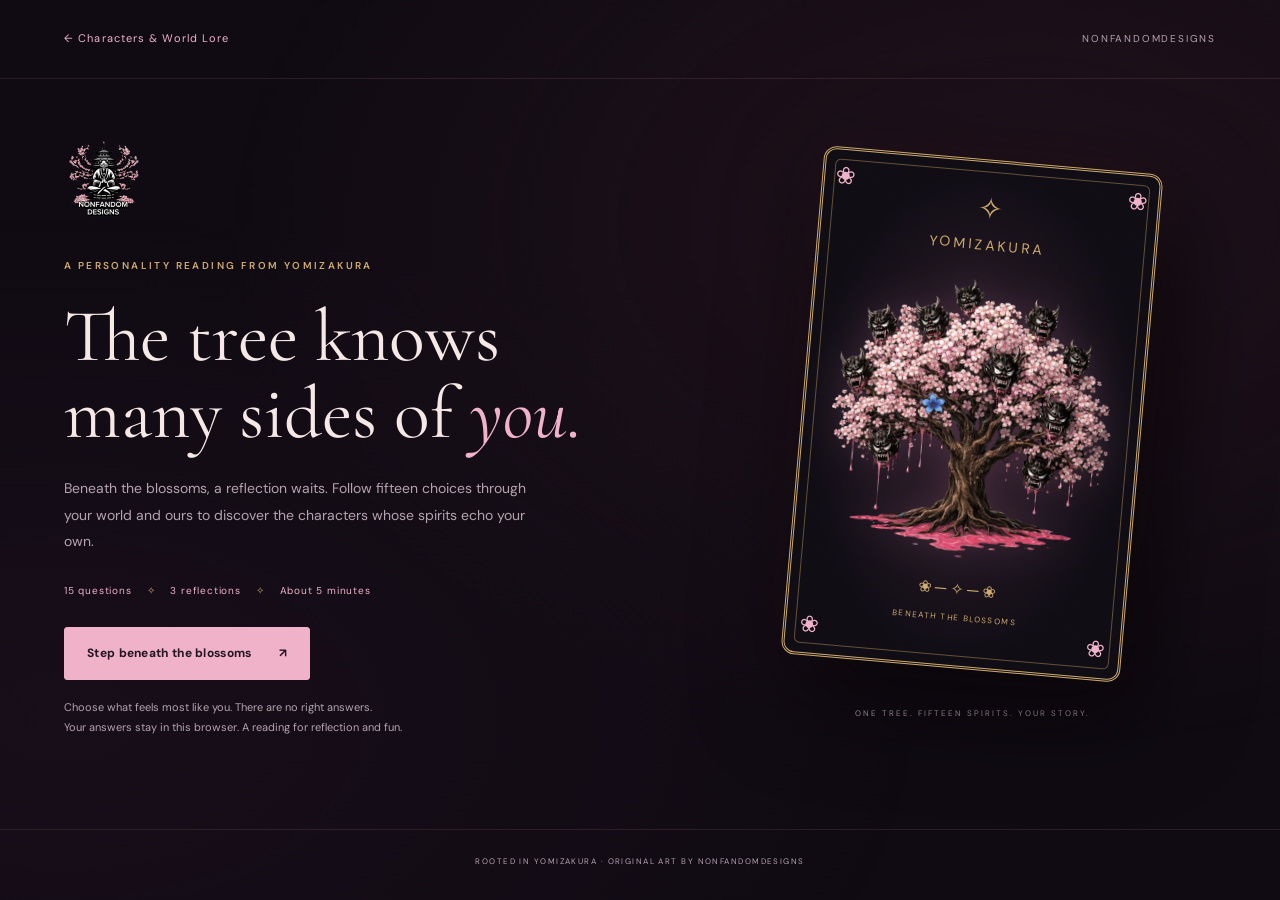
<file: tarot/index.html>
<!doctype html>
<html lang="en"><head><meta charset="utf-8"><meta name="viewport" content="width=device-width, initial-scale=1"><meta name="theme-color" content="#100b13"><meta name="description" content="Fifteen choices beneath the Devil Tree. Discover your Yomizakura True Match, Kindred Spirit, and Hidden Nature."><title>Your Yomizakura Reading — NonFandomDesigns</title><link rel="stylesheet" href="quiz.css"><script type="module" src="quiz.js"></script></head>
<body><div class="ambient" aria-hidden="true"></div><header class="topbar"><a href="../characters.html">← Characters &amp; World Lore</a><span>NONFANDOMDESIGNS</span></header>
<main id="main"><section id="intro" class="intro" aria-labelledby="intro-title"><div class="intro-copy"><img class="brand" src="../IMG_6754.PNG" alt="NonFandomDesigns logo"><p class="eyebrow">A PERSONALITY READING FROM YOMIZAKURA</p><h1 id="intro-title">The tree knows<br>many sides of <em>you.</em></h1><p class="lede">Beneath the blossoms, a reflection waits. Follow fifteen choices through your world and ours to discover the characters whose spirits echo your own.</p><div class="intro-meta"><span>15 questions</span><span>3 reflections</span><span>About 5 minutes</span></div><button id="start" class="primary">Step beneath the blossoms <span aria-hidden="true">↗</span></button><p class="small">Choose what feels most like you. There are no right answers.<br>Your answers stay in this browser. A reading for reflection and fun.</p><button id="resume" class="text-button" hidden>Continue your saved reading</button></div><div class="intro-art"><div class="back-card showcase" aria-label="Universal Yomizakura Devil Tree card back"><div class="back-inner"><span class="back-star" aria-hidden="true">✧</span><p class="back-word">YOMIZAKURA</p><img src="assets/devil-tree.png" alt="The original Yomizakura Devil Tree"><span class="back-divider" aria-hidden="true">❀ ─ ✧ ─ ❀</span><p class="back-caption">BENEATH THE BLOSSOMS</p></div></div><p class="art-caption">ONE TREE. FIFTEEN SPIRITS. YOUR STORY.</p></div></section>
<section id="quiz" class="quiz" hidden aria-labelledby="question"><div class="quiz-top"><p id="chapter" class="eyebrow"></p><span id="count"></span></div><div class="progress" role="progressbar" aria-label="Questions completed" aria-valuemin="0" aria-valuemax="15" aria-valuenow="0"><div id="progress-fill"></div></div><div id="question-panel"><p class="question-kicker">FOLLOW YOUR FIRST INSTINCT</p><h2 id="question" tabindex="-1"></h2><fieldset id="answers"><legend class="sr-only">Choose one answer</legend></fieldset><div class="quiz-nav"><button id="back" class="text-button">← Previous</button><button id="next" class="primary" disabled>Continue →</button></div><p id="selection-hint" class="small" aria-live="polite">Choose an answer to continue.</p></div></section>
<section id="ritual" class="ritual" hidden aria-live="polite"><p class="eyebrow">THE BLOSSOMS REMEMBER</p><h2>Your reflection is taking shape.</h2><p>Three spirits stir beneath the tree.</p></section>
<section id="reading" class="reading" hidden aria-labelledby="reading-title"><p class="eyebrow">YOUR YOMIZAKURA READING</p><h1 id="reading-title" tabindex="-1">Three spirits.<br><em>One unfolding story.</em></h1><p class="reading-lede" id="reading-lede">The tree has chosen. Turn each card to meet your reflection.</p><div id="spread" class="spread"></div><div id="reading-actions" hidden><button id="share" class="primary">Share your reading ↗</button><button id="restart" class="text-button">Begin a new reading</button><p id="share-status" class="small" role="status"></p><details class="method"><summary>How your reading works</summary><p>Each answer resonates with three characters at different strengths (4, 2, and 1). Scores account for how often each character can receive points, so extra supporting appearances do not give an unfair advantage.</p><p>Your True Match has the strongest overall resonance; Kindred Spirit is the next closest. Hidden Nature is a different character drawn from your three deeper values answers. It reflects a quieter value, not a diagnosis or a claim about your unconscious. All fifteen characters can appear in any role.</p><p>Close scores are resolved by the number of strong resonances, then a consistent answer-based tie break. These are fictional reflections, not scientifically validated personality categories. Shared links contain only the three revealed character names, never your answers.</p></details></div></section>
<noscript><p class="noscript">Please enable JavaScript to take this quiz. You can still <a href="../characters.html">explore the characters and lore</a>.</p></noscript></main><div id="petals" aria-hidden="true"></div><footer>ROOTED IN YOMIZAKURA · ORIGINAL ART BY NONFANDOMDESIGNS</footer></body></html>
</file>
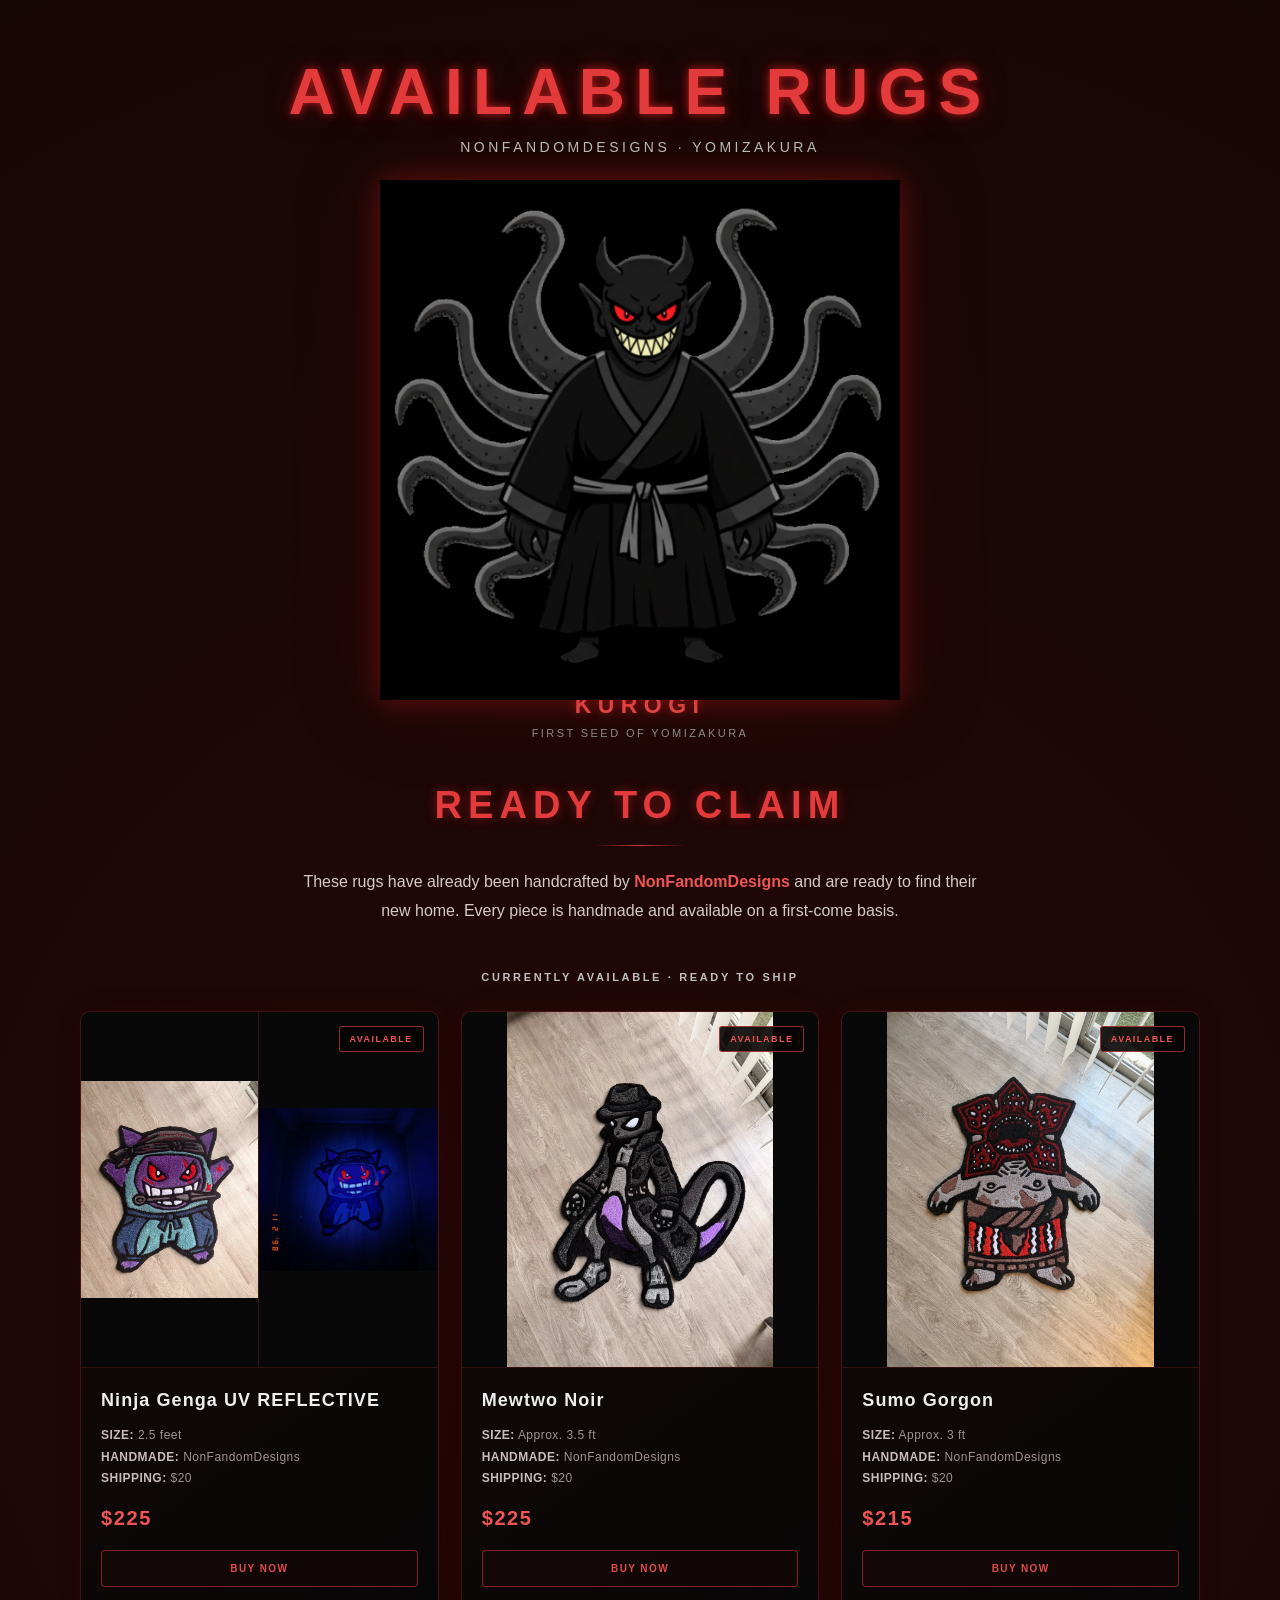
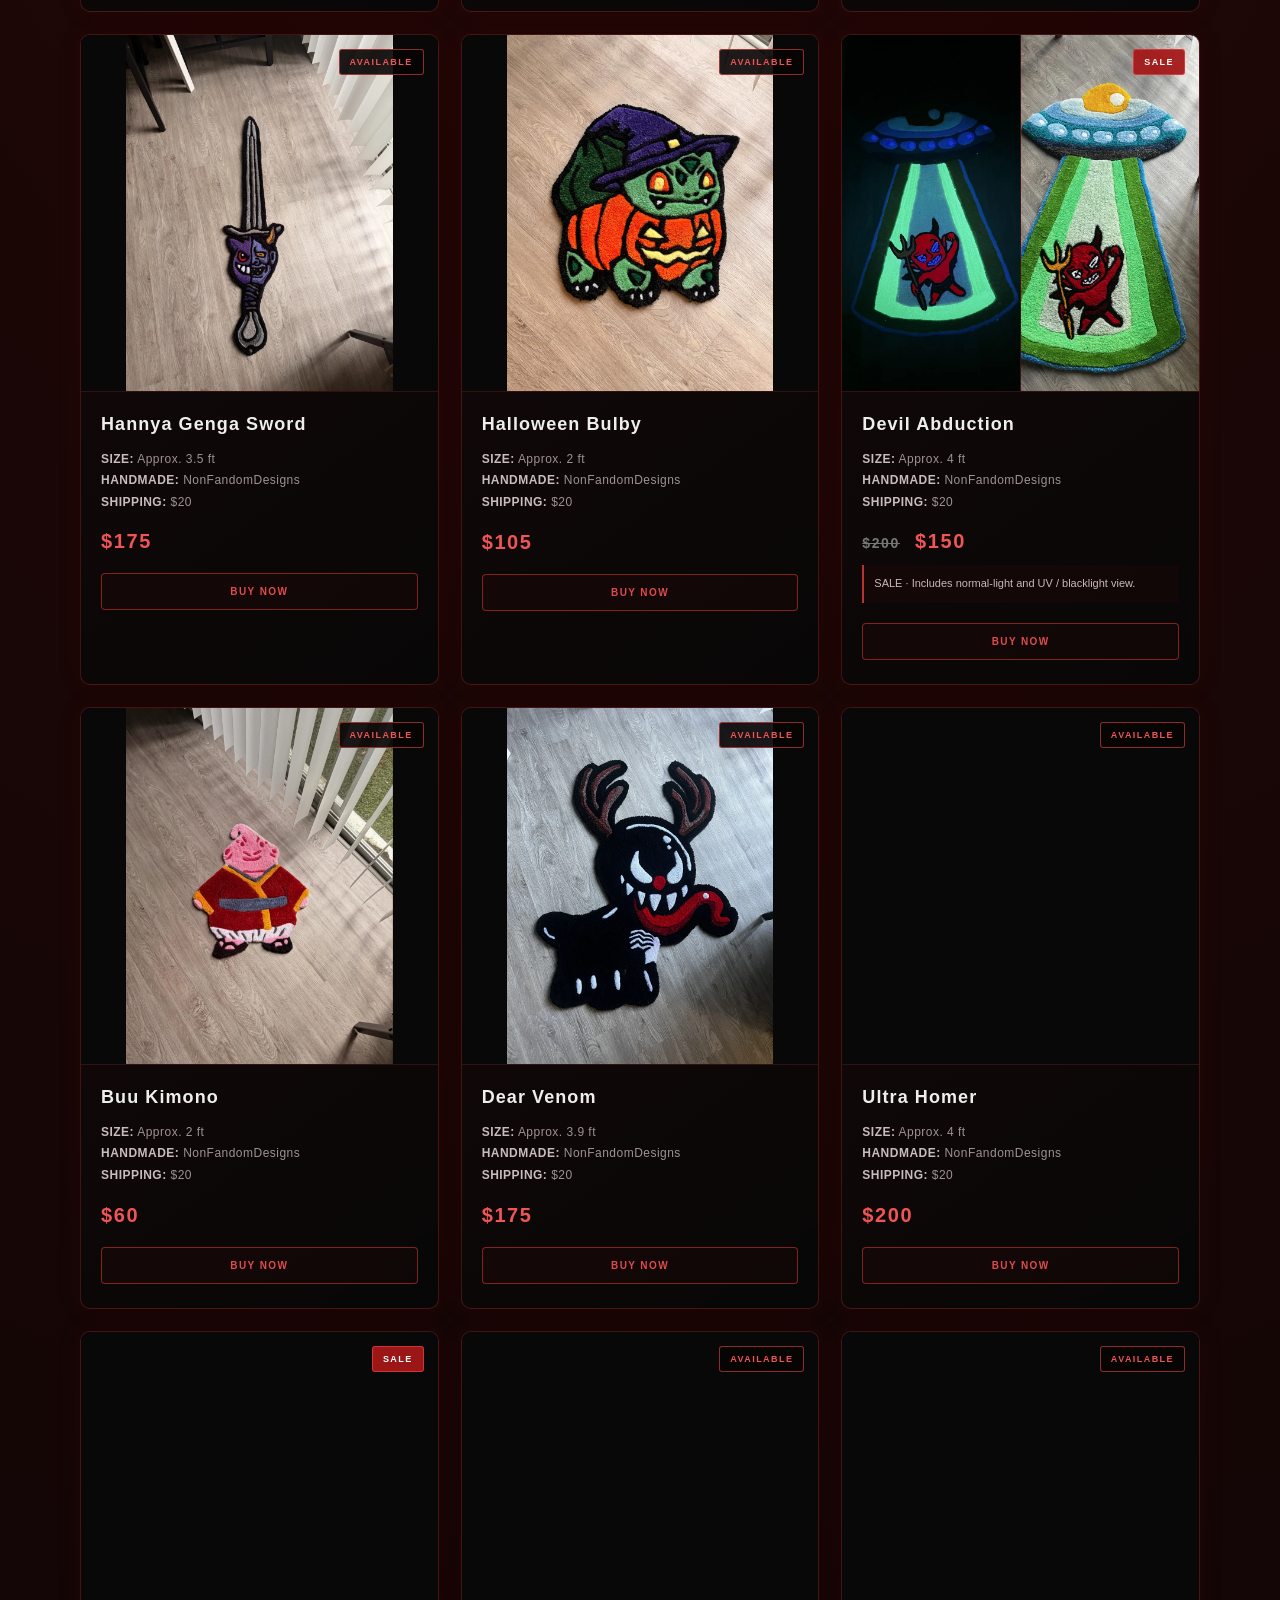
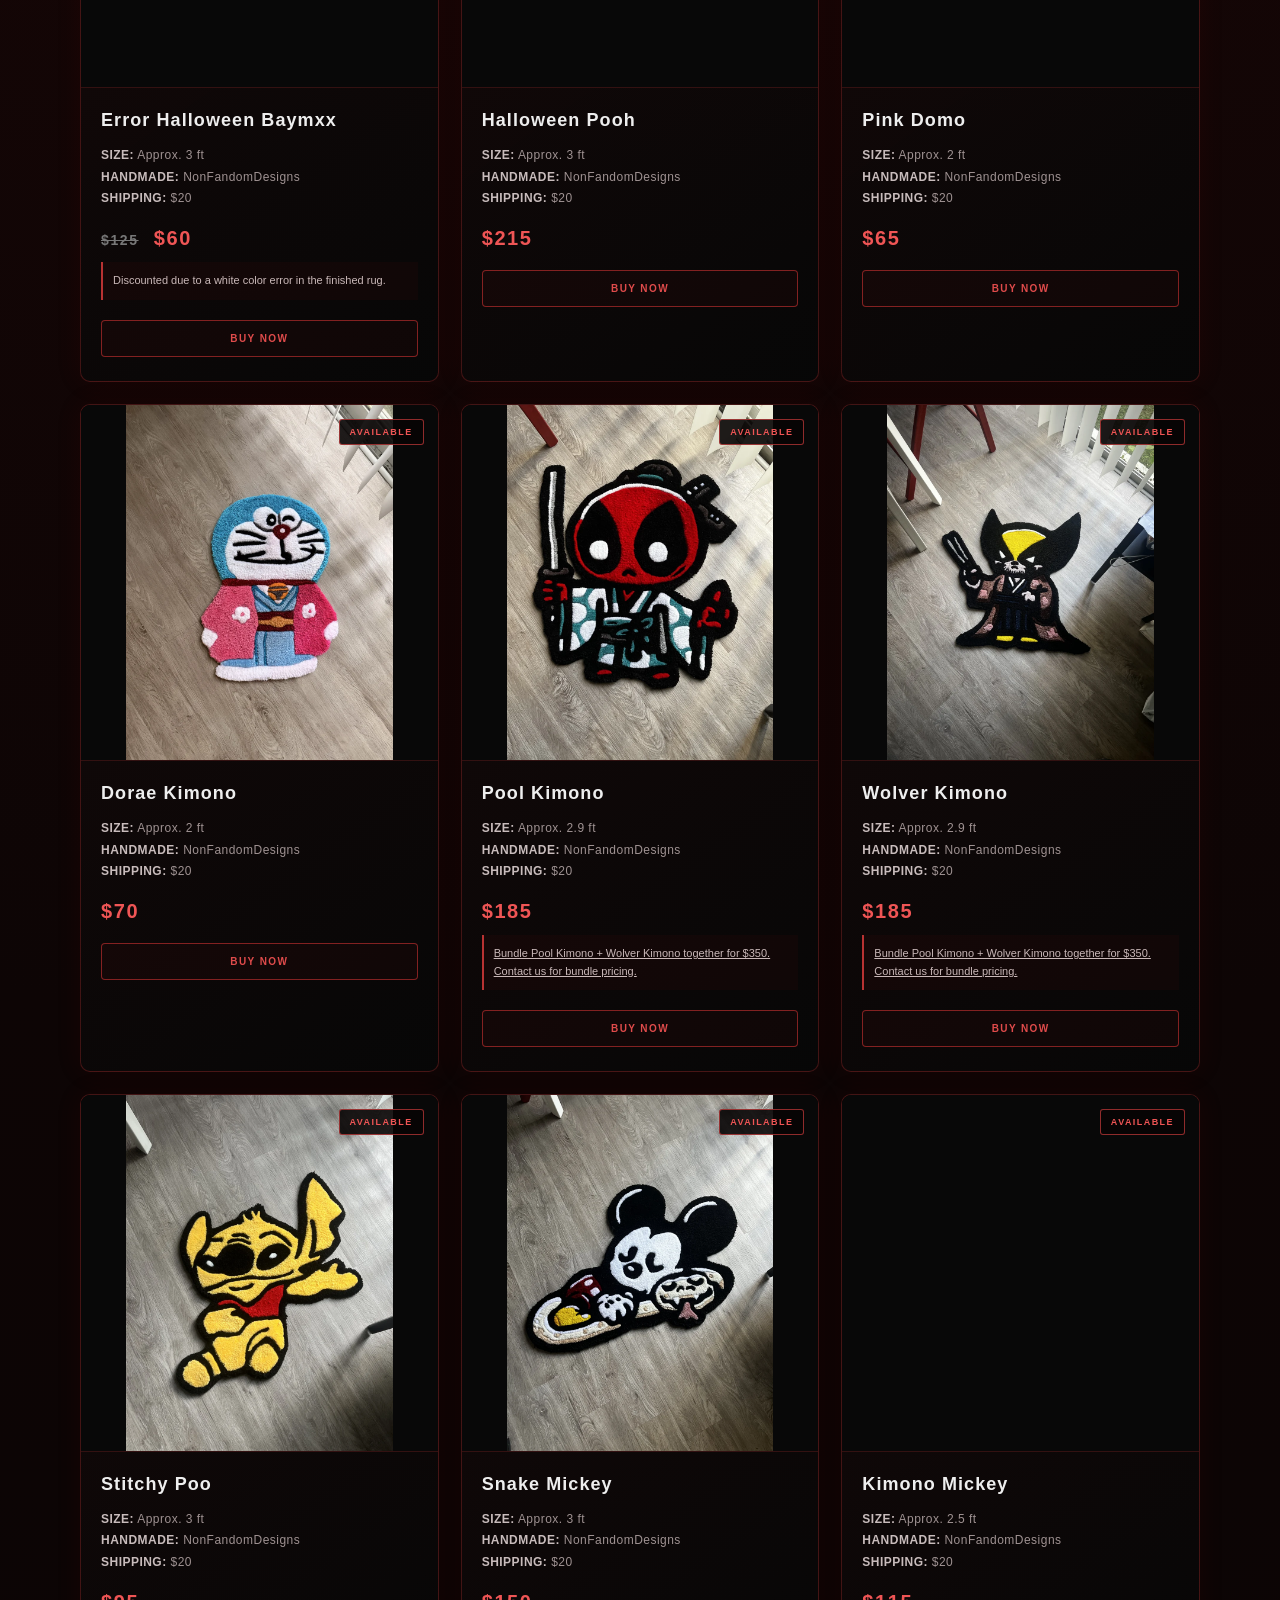
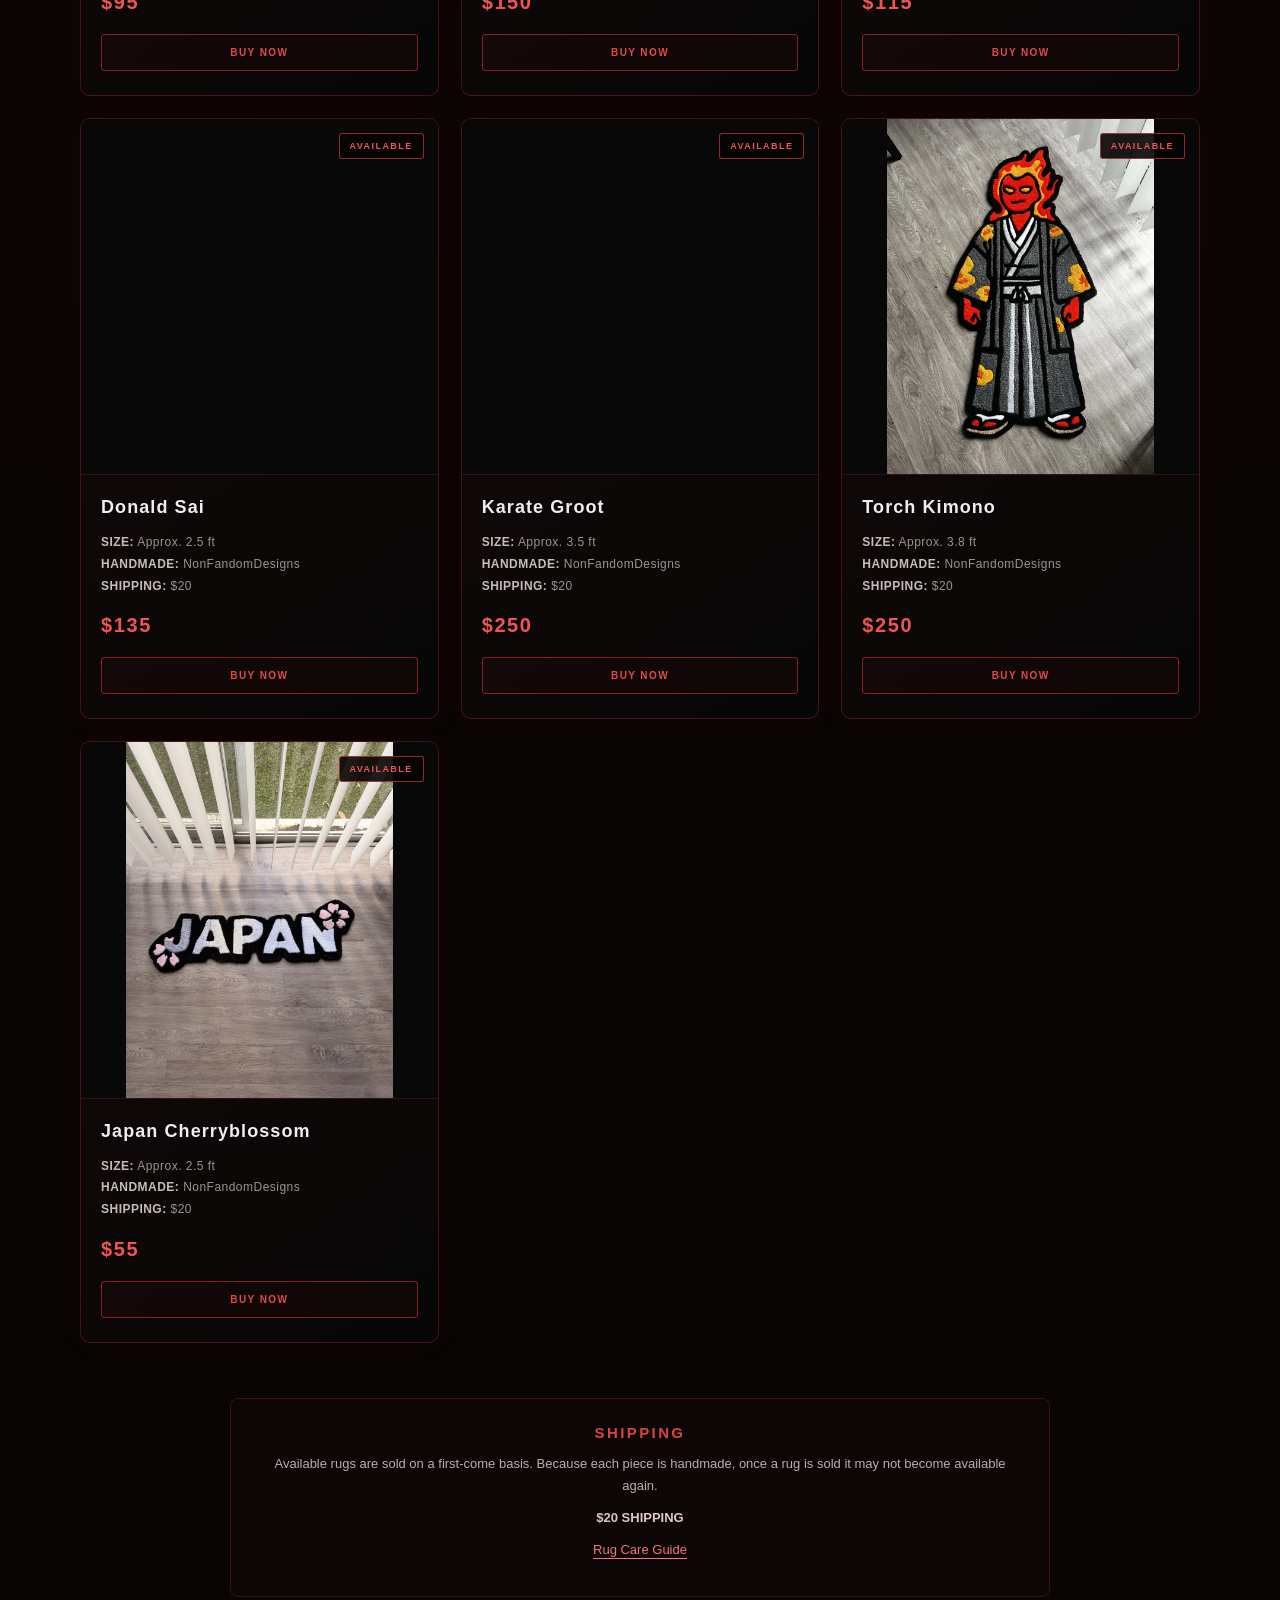
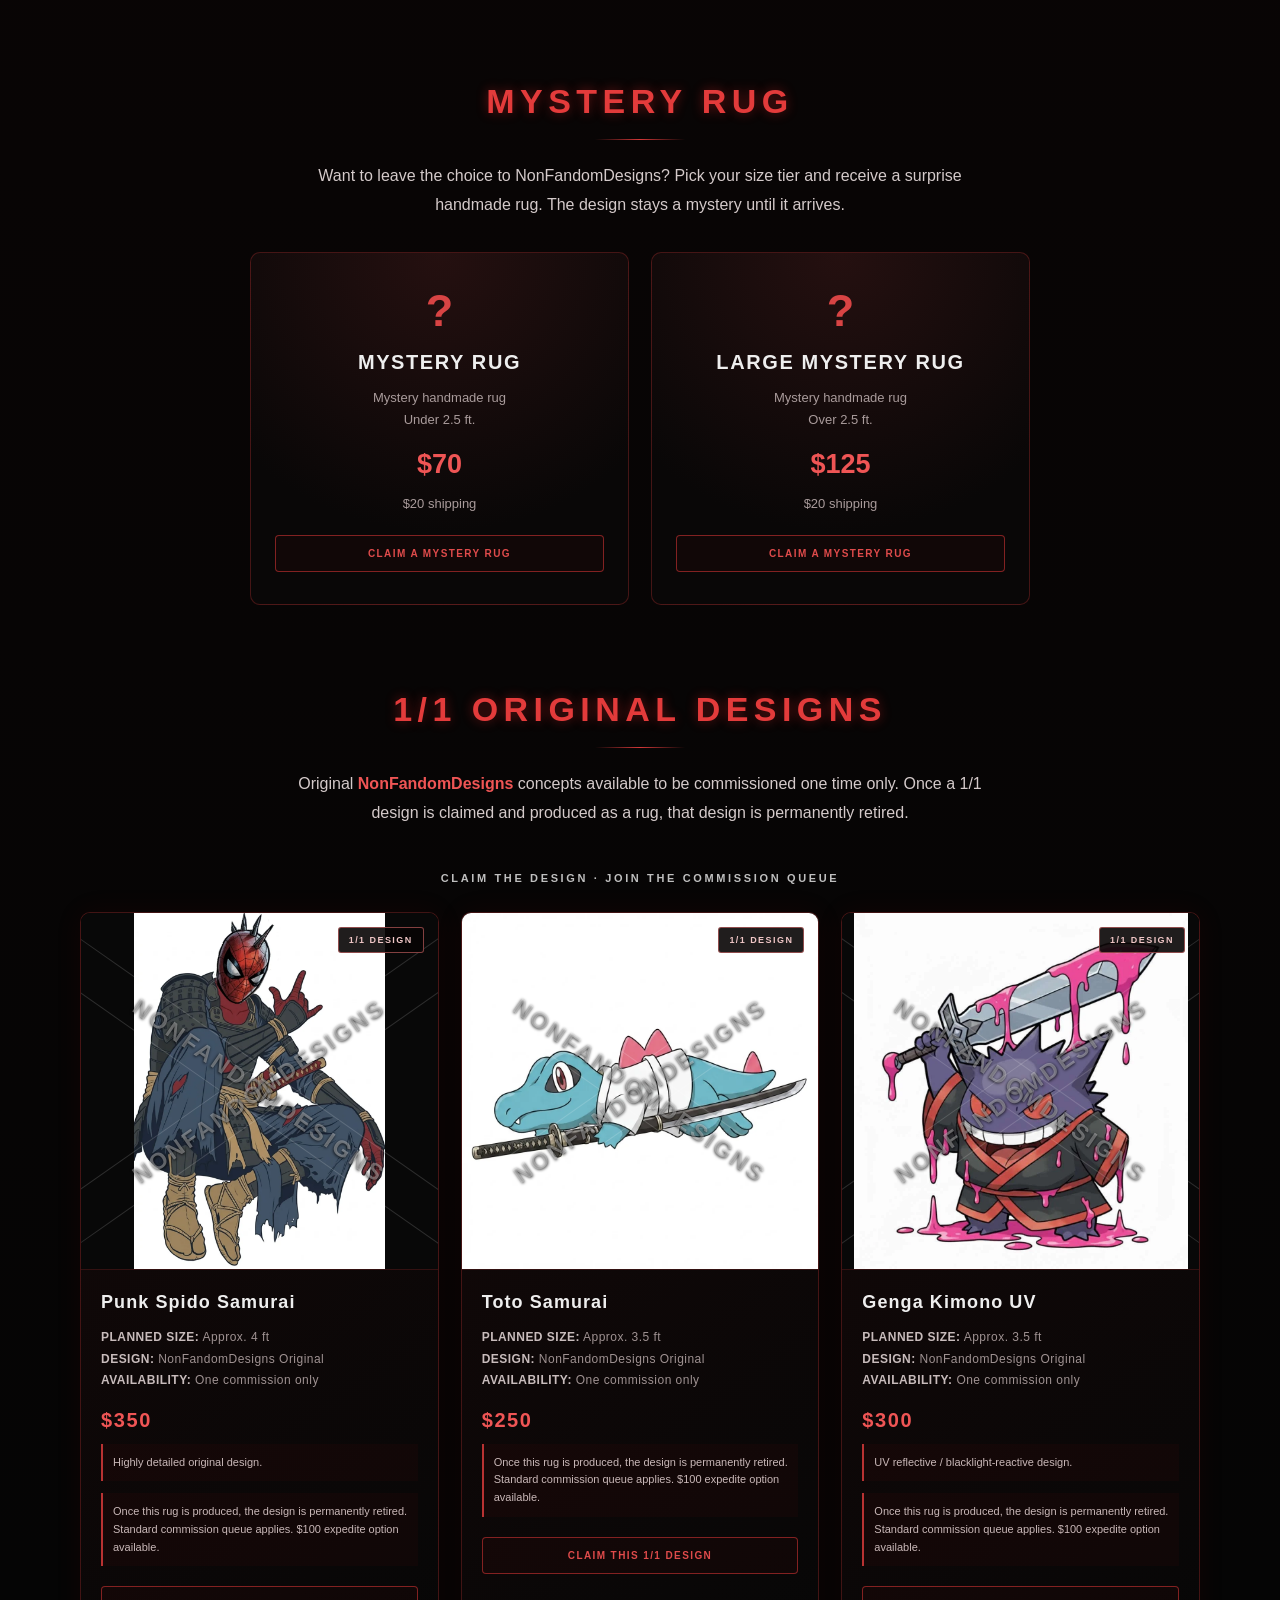
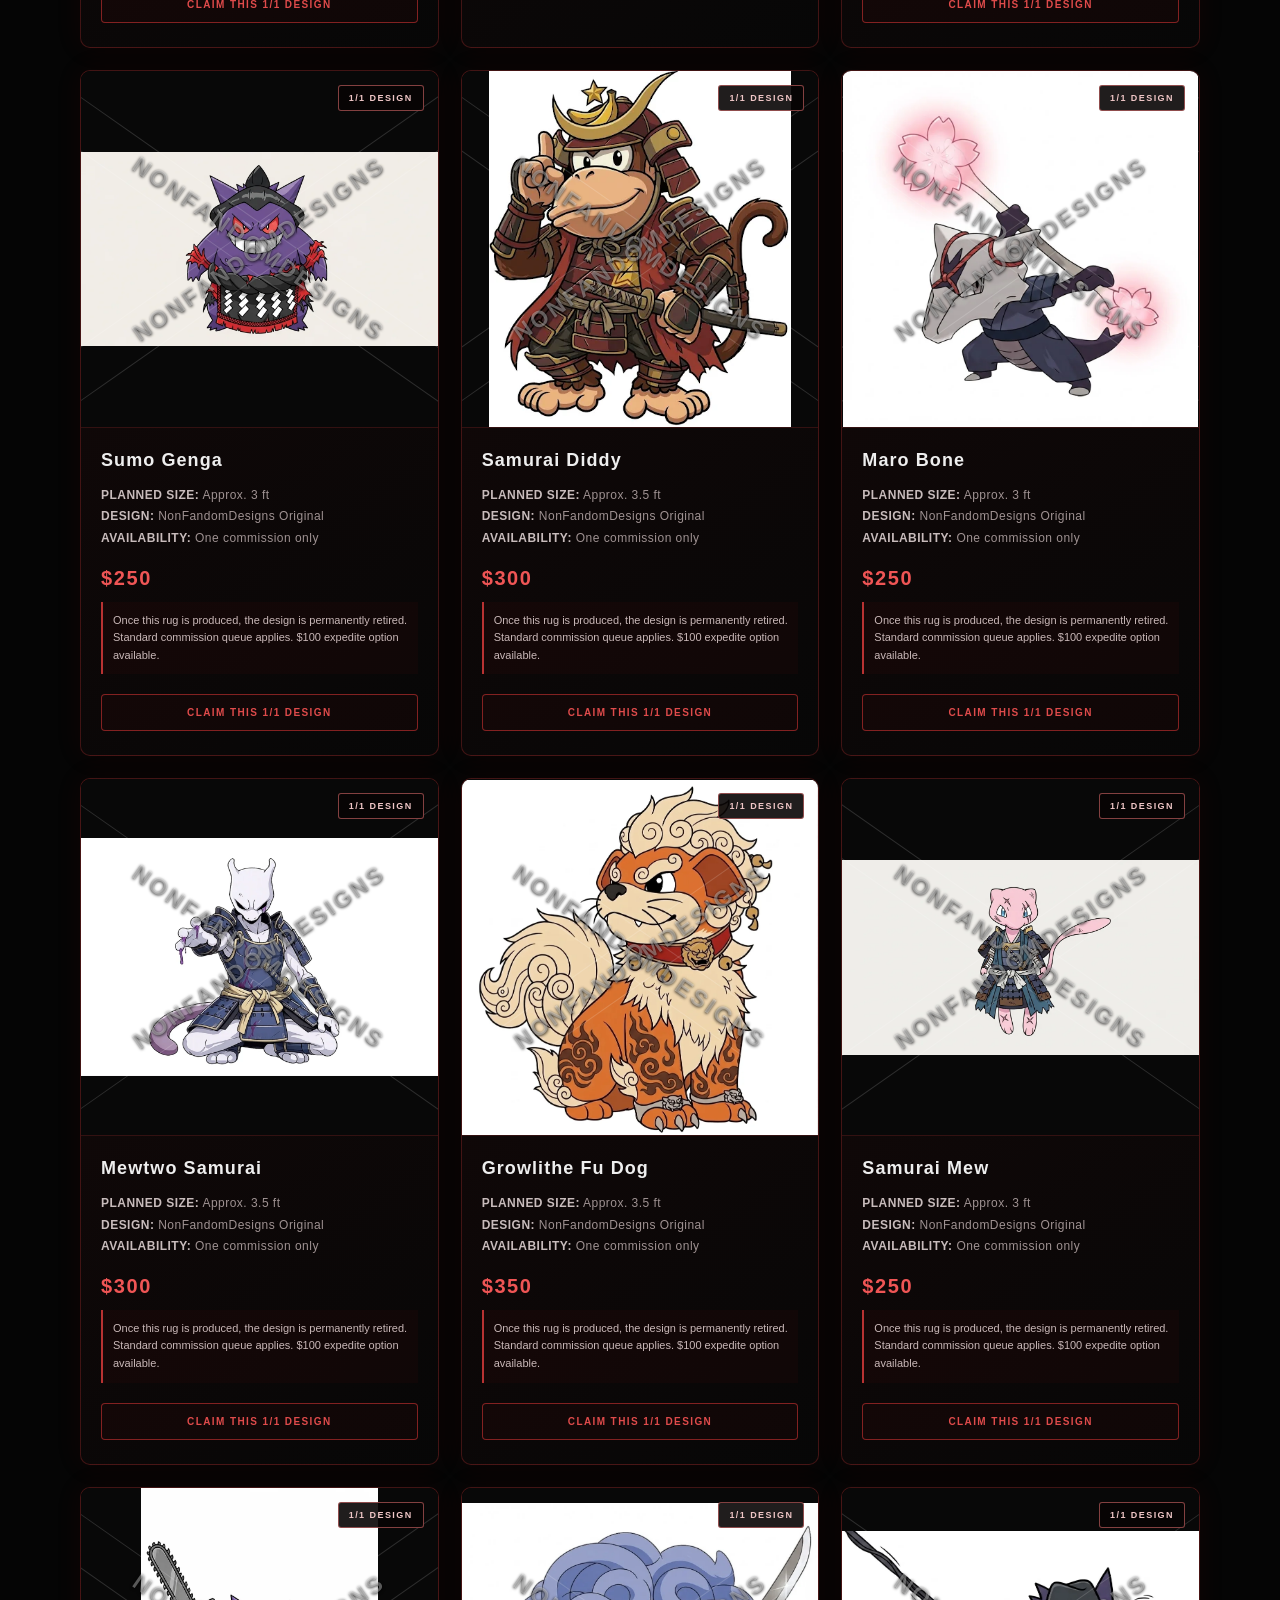
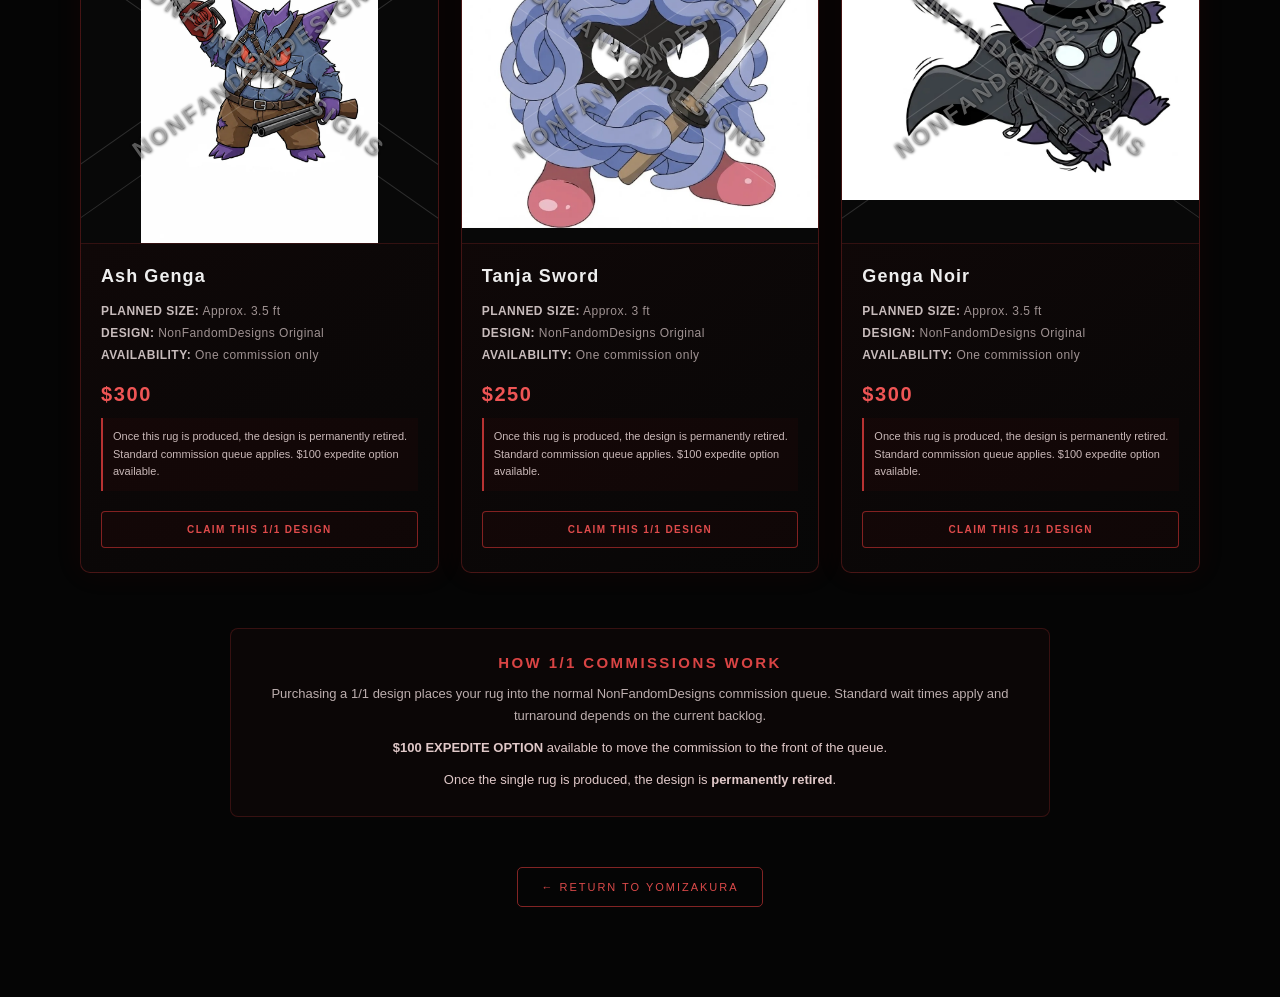
<file: available.html>
<!DOCTYPE html>
<html lang="en">
<head>
<meta charset="UTF-8">
<meta name="viewport" content="width=device-width, initial-scale=1.0">

<title>Available Rugs — NonFandomDesigns</title>

<style>
*{box-sizing:border-box}

html{scroll-behavior:smooth}

html,body{
  margin:0;
  padding:0;
  width:100%;
  min-height:100%;
  background:#050505;
  color:#eee;
  font-family:Arial,Helvetica,sans-serif;
}

body{
  overflow-x:hidden;
  background:
    radial-gradient(circle at 50% 12%,#210707 0%,#0d0505 32%,#050505 72%);
}

.page{
  position:relative;
  width:100%;
  min-height:100vh;
  padding:55px 24px 90px;
  overflow:hidden;
}

/* =========================
   HEADER
========================= */

.pageTitle{
  position:relative;
  z-index:10;
  margin:0;
  color:#e33b3b;
  text-align:center;
  font-size:clamp(36px,5vw,68px);
  font-weight:800;
  letter-spacing:.16em;
  text-shadow:
    0 0 10px rgba(255,40,40,.65),
    0 0 30px rgba(150,0,0,.35);
}

.pageSubtitle{
  position:relative;
  z-index:10;
  margin-top:10px;
  color:#b9b9b9;
  text-align:center;
  font-size:clamp(9px,1.2vw,14px);
  letter-spacing:.25em;
}

/* =========================
   KUROGI
========================= */

.kurogiArea{
  position:relative;
  z-index:6;
  display:flex;
  flex-direction:column;
  align-items:center;
  width:min(100%,720px);
  margin:25px auto 0;
}

.kurogi{
  display:block;
  width:min(78vw,520px);
  max-height:570px;
  object-fit:contain;
  filter:
    drop-shadow(0 0 14px rgba(255,35,35,.30))
    drop-shadow(0 0 42px rgba(120,0,0,.18));
  animation:kurogiFloat 5s ease-in-out infinite;
}

@keyframes kurogiFloat{
  0%,100%{transform:translateY(0)}
  50%{transform:translateY(-8px)}
}

.kurogiName{
  margin-top:-8px;
  color:#e34b4b;
  font-size:clamp(17px,2vw,23px);
  font-weight:700;
  letter-spacing:.28em;
  text-align:center;
  text-shadow:0 0 10px rgba(255,40,40,.45);
}

.kurogiRole{
  margin-top:8px;
  color:#8e8e8e;
  font-size:clamp(8px,1vw,11px);
  letter-spacing:.22em;
  text-align:center;
}

/* =========================
   INTRO / SECTION TITLES
========================= */

.intro,
.sectionIntro{
  position:relative;
  z-index:10;
  width:min(100%,820px);
  margin:45px auto 0;
  text-align:center;
}

.sectionIntro{
  margin-top:85px;
}

.introTitle,
.sectionTitle{
  margin:0;
  color:#e33b3b;
  font-size:clamp(25px,3vw,38px);
  letter-spacing:.16em;
  text-shadow:0 0 12px rgba(255,40,40,.4);
}

.sectionTitle{
  font-size:clamp(24px,3vw,34px);
}

.introLine{
  width:90px;
  height:1px;
  margin:18px auto 22px;
  background:linear-gradient(90deg,transparent,#d43838,transparent);
}

.introText{
  width:min(100%,700px);
  margin:0 auto;
  color:#d4caca;
  font-size:16px;
  line-height:1.8;
}

.introText strong{color:#ef5555}

/* =========================
   INVENTORY
========================= */

.inventory{
  position:relative;
  z-index:10;
  width:min(100%,1120px);
  margin:45px auto 0;
}

.inventoryHeading{
  margin-bottom:28px;
  color:#bfbfbf;
  font-size:11px;
  font-weight:700;
  letter-spacing:.24em;
  text-align:center;
}

.rugGrid{
  display:grid;
  grid-template-columns:repeat(3,minmax(0,1fr));
  gap:22px;
}

/* =========================
   CARDS
========================= */

.rugCard{
  position:relative;
  overflow:hidden;
  border:1px solid rgba(210,55,55,.28);
  border-radius:10px;
  background:
    linear-gradient(145deg,rgba(22,9,9,.94),rgba(7,7,7,.96));
  box-shadow:0 0 28px rgba(150,0,0,.08);
  transition:
    transform .3s ease,
    border-color .3s ease,
    box-shadow .3s ease;
}

.rugCard:hover{
  transform:translateY(-5px);
  border-color:rgba(235,70,70,.60);
  box-shadow:0 0 30px rgba(190,20,20,.16);
}

.imageBox{
  position:relative;
  width:100%;
  aspect-ratio:1/1;
  overflow:hidden;
  background:#0b0808;
  border-bottom:1px solid rgba(210,55,55,.20);
}

.imageBox img{
  width:100%;
  height:100%;
  display:block;
  object-fit:contain;
  background:#080808;
}

.status{
  position:absolute;
  top:14px;
  right:14px;
  z-index:8;
  padding:7px 10px;
  border:1px solid rgba(255,75,75,.55);
  border-radius:3px;
  background:rgba(8,5,5,.90);
  color:#ef5555;
  font-size:9px;
  font-weight:700;
  letter-spacing:.16em;
}

.status.one{
  color:#efc6c6;
  border-color:rgba(255,125,125,.5);
}

.status.sale{
  color:#fff;
  background:rgba(165,25,25,.94);
}

.rugInfo{
  padding:22px 20px 24px;
}

.rugName{
  margin:0;
  color:#eee;
  font-size:18px;
  font-weight:700;
  letter-spacing:.06em;
}

.rugDetails{
  margin-top:14px;
  color:#9f9292;
  font-size:12px;
  line-height:1.8;
  letter-spacing:.04em;
}

.rugDetails strong{color:#c8bcbc}

.rugPrice{
  margin-top:17px;
  color:#ef5555;
  font-size:20px;
  font-weight:800;
  letter-spacing:.08em;
}

.oldPrice{
  margin-right:8px;
  color:#777;
  font-size:14px;
  text-decoration:line-through;
}

.specialNote{
  margin-top:12px;
  padding:10px;
  border-left:2px solid #b83232;
  background:rgba(120,20,20,.08);
  color:#c9b8b8;
  font-size:11px;
  line-height:1.6;
}

.claimButton{
  display:block;
  width:100%;
  margin-top:20px;
  padding:12px 14px;
  border:1px solid rgba(225,55,55,.55);
  border-radius:4px;
  background:rgba(180,25,25,.05);
  color:#df4b4b;
  font-size:10px;
  font-weight:700;
  letter-spacing:.14em;
  text-align:center;
  text-decoration:none;
  transition:.3s ease;
}

.claimButton:hover{
  background:#cf3636;
  color:#080808;
  box-shadow:0 0 18px rgba(220,45,45,.35);
}

/* =========================
   TWO PHOTO CARD
========================= */

.dualImages{
  display:grid;
  grid-template-columns:1fr 1fr;
  height:100%;
}

.dualImages img{
  width:100%;
  height:100%;
  object-fit:cover;
}

.dualImages img:first-child{
  border-right:1px solid rgba(210,55,55,.25);
}

/* =========================
   1/1 WATERMARK
========================= */

.watermarked{
  position:relative;
}

.watermark{
  position:absolute;
  inset:0;
  z-index:5;
  overflow:hidden;
  pointer-events:none;
}

.watermark::before,
.watermark::after{
  content:"NONFANDOMDESIGNS";
  position:absolute;
  top:50%;
  left:50%;
  width:145%;
  padding:8px 0;
  color:rgba(255,255,255,.34);
  font-size:clamp(15px,2vw,23px);
  font-weight:900;
  letter-spacing:.13em;
  text-align:center;
  white-space:nowrap;
  text-shadow:0 1px 3px rgba(0,0,0,.75);
  border-top:1px solid rgba(255,255,255,.15);
  border-bottom:1px solid rgba(255,255,255,.15);
}

.watermark::before{
  transform:translate(-50%,-50%) rotate(35deg);
}

.watermark::after{
  transform:translate(-50%,-50%) rotate(-35deg);
}

/* =========================
   MYSTERY SECTION
========================= */

.mysteryGrid{
  display:grid;
  grid-template-columns:repeat(2,minmax(0,1fr));
  gap:22px;
  width:min(100%,780px);
  margin:32px auto 0;
}

.mysteryCard{
  padding:32px 24px;
  border:1px solid rgba(210,55,55,.30);
  border-radius:10px;
  background:
    radial-gradient(circle at top,#251010,#090707 70%);
  text-align:center;
}

.mysteryIcon{
  margin-bottom:14px;
  color:#d84444;
  font-size:45px;
  font-weight:900;
}

.mysteryCard h3{
  margin:0;
  color:#eee;
  font-size:20px;
  letter-spacing:.08em;
}

.mysteryCard p{
  color:#a99b9b;
  font-size:13px;
  line-height:1.7;
}

.mysteryPrice{
  margin:18px 0 0;
  color:#ef5555;
  font-size:27px;
  font-weight:800;
}

/* =========================
   NOTES
========================= */

.availabilityNote{
  position:relative;
  z-index:10;
  width:min(100%,820px);
  margin:55px auto 0;
  padding:25px 28px;
  border:1px solid rgba(210,55,55,.22);
  border-radius:8px;
  background:rgba(14,7,7,.72);
  text-align:center;
}

.availabilityNote h2{
  margin:0 0 12px;
  color:#d94444;
  font-size:15px;
  letter-spacing:.16em;
}

.availabilityNote p{
  margin:0;
  color:#bcaeae;
  font-size:13px;
  line-height:1.7;
}

.shipping{
  margin-top:10px !important;
  color:#e0c8c8 !important;
}

/* =========================
   BACK
========================= */

.backArea{
  position:relative;
  z-index:10;
  margin-top:50px;
  text-align:center;
}

.backButton{
  display:inline-block;
  padding:13px 24px;
  border:1px solid rgba(220,60,60,.58);
  border-radius:5px;
  color:#db4a4a;
  font-size:11px;
  letter-spacing:.18em;
  text-decoration:none;
  transition:.3s ease;
}

.backButton:hover{
  background:#d53d3d;
  color:#080808;
  box-shadow:0 0 20px rgba(220,45,45,.35);
}

/* =========================
   PETALS
========================= */

.petal{
  position:fixed;
  top:-30px;
  width:7px;
  height:10px;
  background:#761b1b;
  border-radius:70% 30% 70% 30%;
  opacity:.55;
  z-index:2;
  pointer-events:none;
  animation:fall linear infinite;
}

.p1{left:6%;animation-duration:9s}
.p2{left:18%;animation-duration:12s;animation-delay:2s}
.p3{left:32%;animation-duration:8s;animation-delay:4s}
.p4{left:47%;animation-duration:11s;animation-delay:1s}
.p5{left:62%;animation-duration:9s;animation-delay:5s}
.p6{left:76%;animation-duration:13s;animation-delay:3s}
.p7{left:90%;animation-duration:10s;animation-delay:6s}

@keyframes fall{
  0%{transform:translate3d(0,-20px,0) rotate(0deg)}
  25%{transform:translate3d(30px,25vh,0) rotate(90deg)}
  50%{transform:translate3d(-20px,50vh,0) rotate(180deg)}
  75%{transform:translate3d(30px,75vh,0) rotate(270deg)}
  100%{transform:translate3d(-10px,110vh,0) rotate(360deg)}
}

/* =========================
   MOBILE
========================= */

@media(max-width:800px){
  .rugGrid{grid-template-columns:repeat(2,minmax(0,1fr))}
}

@media(max-width:600px){

  .page{padding:40px 16px 80px}

  .pageTitle{
    font-size:32px;
    letter-spacing:.11em;
  }

  .pageSubtitle{
    font-size:8px;
    letter-spacing:.20em;
  }

  .kurogi{width:88vw;max-height:430px}
  .kurogiName{margin-top:-5px;font-size:16px}
  .kurogiRole{font-size:8px}

  .intro,.sectionIntro{margin-top:38px}
  .sectionIntro{margin-top:70px}

  .introTitle,.sectionTitle{font-size:25px}

  .introText{
    font-size:14px;
    line-height:1.7;
  }

  .inventory{margin-top:38px}

  .rugGrid,
  .mysteryGrid{
    grid-template-columns:1fr;
    gap:20px;
  }

  .rugInfo{padding:20px 18px 22px}

  .watermark::before,
  .watermark::after{
    font-size:17px;
  }

  .availabilityNote{
    margin-top:40px;
    padding:22px 18px;
  }
}

.rugCareGuide {
  margin: 22px 0 0;
  text-align: center;
  font-size: 14px;
  line-height: 1.6;
}
.rugCareGuide a {
  display: inline-block;
  padding: 10px 8px;
  color: #ef7777;
  text-decoration: underline;
  text-underline-offset: 4px;
}
.rugCareGuide a:hover { color: #fff; }
.rugCareGuide a:focus-visible {
  outline: 2px solid currentColor;
  outline-offset: 3px;
}

</style>
</head>

<body>

<div class="petal p1"></div>
<div class="petal p2"></div>
<div class="petal p3"></div>
<div class="petal p4"></div>
<div class="petal p5"></div>
<div class="petal p6"></div>
<div class="petal p7"></div>

<main class="page">

<h1 class="pageTitle">AVAILABLE RUGS</h1>

<div class="pageSubtitle">
  NONFANDOMDESIGNS · YOMIZAKURA
</div>

<section class="kurogiArea">
  <img class="kurogi" src="./available-IMG_6693.PNG.webp" decoding="async" fetchpriority="high" alt="Kurogi">
  <div class="kurogiName">KUROGI</div>
  <div class="kurogiRole">FIRST SEED OF YOMIZAKURA</div>
</section>

<section class="intro">
  <h2 class="introTitle">READY TO CLAIM</h2>
  <div class="introLine"></div>

  <p class="introText">
    These rugs have already been handcrafted by
    <strong>NonFandomDesigns</strong>
    and are ready to find their new home.
    Every piece is handmade and available on a first-come basis.
  </p>
</section>

<!-- =========================
     AVAILABLE RUGS
========================= -->

<section class="inventory">

<div class="inventoryHeading">
  CURRENTLY AVAILABLE · READY TO SHIP
</div>

<div class="rugGrid" id="availableRugs"></div>

</section>

<section class="availabilityNote">

<h2>SHIPPING</h2>

<p>
  Available rugs are sold on a first-come basis.
  Because each piece is handmade, once a rug is sold
  it may not become available again.
</p>

<p class="shipping">
  <strong>$20 SHIPPING</strong>
</p>

<p class="rugCareGuide"><a href="contact.html#rug-care">Rug Care Guide</a></p>


</section>

<!-- =========================
     MYSTERY RUGS
========================= -->

<section class="sectionIntro">

<h2 class="sectionTitle">MYSTERY RUG</h2>

<div class="introLine"></div>

<p class="introText">
  Want to leave the choice to NonFandomDesigns?
  Pick your size tier and receive a surprise handmade rug.
  The design stays a mystery until it arrives.
</p>

<div class="mysteryGrid">

  <article class="mysteryCard">

    <div class="mysteryIcon">?</div>

    <h3>MYSTERY RUG</h3>

    <p>
      Mystery handmade rug<br>
      Under 2.5 ft.
    </p>

    <div class="mysteryPrice">$70</div>

    <p>$20 shipping</p>

    <a class="claimButton" href="https://buy.stripe.com/fZucN47ju3gC21KfzWbV60l">
      CLAIM A MYSTERY RUG
    </a>

  </article>

  <article class="mysteryCard">

    <div class="mysteryIcon">?</div>

    <h3>LARGE MYSTERY RUG</h3>

    <p>
      Mystery handmade rug<br>
      Over 2.5 ft.
    </p>

    <div class="mysteryPrice">$125</div>

    <p>$20 shipping</p>

    <a class="claimButton" href="https://buy.stripe.com/9B64gycDO6sOeOwevSbV60m">
      CLAIM A MYSTERY RUG
    </a>

  </article>

</div>

</section>

<!-- =========================
     1/1 DESIGNS
========================= -->

<section class="sectionIntro">

<h2 class="sectionTitle">1/1 ORIGINAL DESIGNS</h2>

<div class="introLine"></div>

<p class="introText">
  Original <strong>NonFandomDesigns</strong> concepts available
  to be commissioned one time only.
  Once a 1/1 design is claimed and produced as a rug,
  that design is permanently retired.
</p>

</section>

<section class="inventory">

<div class="inventoryHeading">
  CLAIM THE DESIGN · JOIN THE COMMISSION QUEUE
</div>

<div class="rugGrid" id="oneOfOneGrid"></div>

</section>

<section class="availabilityNote">

<h2>HOW 1/1 COMMISSIONS WORK</h2>

<p>
  Purchasing a 1/1 design places your rug into the normal
  NonFandomDesigns commission queue. Standard wait times apply
  and turnaround depends on the current backlog.
</p>

<p class="shipping">
  <strong>$100 EXPEDITE OPTION</strong> available to move the commission
  to the front of the queue.
</p>

<p class="shipping">
  Once the single rug is produced, the design is
  <strong>permanently retired</strong>.
</p>

</section>

<div class="backArea">
  <a class="backButton" href="index.html">
    ← RETURN TO YOMIZAKURA
  </a>
</div>

</main>

<script>

/* =========================================================
   AVAILABLE RUG INVENTORY
   ========================================================= */

const availableRugs = [

  {
    name: "Ninja Genga UV REFLECTIVE",
    size: "2.5 feet",
    price: "$225",
    image: "IMG_9707.jpeg",
    secondImage: "20261102_170309_306.jpeg",
    secondImageAlt: "Ninja Genga UV REFLECTIVE rug under UV light",
    containPhotos: true
  },

  /* 1 */
  {
    name: "Mewtwo Noir",
    size: "Approx. 3.5 ft",
    price: "$225",
    image: "IMG_0877.jpg"
  },

  /* 2 */
  {
    name: "Sumo Gorgon",
    size: "Approx. 3 ft",
    price: "$215",
    image: "IMG_4901.jpg"
  },

  /* 3 */
  {
    name: "Hannya Genga Sword",
    size: "Approx. 3.5 ft",
    price: "$175",
    image: "IMG_7359.jpg"
  },

  {
    name: "Halloween Bulby",
    size: "Approx. 2 ft",
    price: "$105",
    image: "IMG_1681.jpg"
  },

  {
    name: "Devil Abduction",
    size: "Approx. 4 ft",
    oldPrice: "$200",
    price: "$150",
    image: "IMG_9060.jpg",
    secondImage: "IMG_9086.jpg",
    sale: true,
    note: "SALE · Includes normal-light and UV / blacklight view."
  },

  {
    name: "Buu Kimono",
    size: "Approx. 2 ft",
    price: "$60",
    image: "72771E95-07CA-4BA4-B25C-8982A76D9C2B.jpeg"
  },

  {
    name: "Dear Venom",
    size: "Approx. 3.9 ft",
    price: "$175",
    image: "IMG_2503.jpg"
  },

  {
    name: "Ultra Homer",
    size: "Approx. 4 ft",
    price: "$200",
    image: "FullSizeRender.jpg"
  },

  {
    name: "Error Halloween Baymxx",
    size: "Approx. 3 ft",
    oldPrice: "$125",
    price: "$60",
    image: "IMG_9587.jpg",
    sale: true,
    note: "Discounted due to a white color error in the finished rug."
  },

  {
    name: "Halloween Pooh",
    size: "Approx. 3 ft",
    price: "$215",
    image: "IMG_9556.jpg"
  },

  {
    name: "Pink Domo",
    size: "Approx. 2 ft",
    price: "$65",
    image: "IMG_1582.jpg"
  },

  {
    name: "Dorae Kimono",
    size: "Approx. 2 ft",
    price: "$70",
    image: "IMG_1322.jpg"
  },

  {
    name: "Pool Kimono",
    size: "Approx. 2.9 ft",
    price: "$185",
    image: "IMG_6682.jpg",
    note: "Bundle Pool Kimono + Wolver Kimono together for $350."
  },

  {
    name: "Wolver Kimono",
    size: "Approx. 2.9 ft",
    price: "$185",
    image: "IMG_5837.jpg",
    note: "Bundle Pool Kimono + Wolver Kimono together for $350."
  },

  {
    name: "Stitchy Poo",
    size: "Approx. 3 ft",
    price: "$95",
    image: "IMG_5631.jpg"
  },

  {
    name: "Snake Mickey",
    size: "Approx. 3 ft",
    price: "$150",
    image: "IMG_9630.jpg"
  },

  {
    name: "Kimono Mickey",
    size: "Approx. 2.5 ft",
    price: "$115",
    image: "IMG_3270.jpeg"
  },

  {
    name: "Donald Sai",
    size: "Approx. 2.5 ft",
    price: "$135",
    image: "IMG_6276.jpg"
  },

  {
    name: "Karate Groot",
    size: "Approx. 3.5 ft",
    price: "$250",
    image: "IMG_6370.jpeg"
  },

  {
    name: "Torch Kimono",
    size: "Approx. 3.8 ft",
    price: "$250",
    image: "IMG_7028.jpg"
  },

  {
    name: "Japan Cherryblossom",
    size: "Approx. 2.5 ft",
    price: "$55",
    image: "IMG_0782.jpg"
  }

];


/* =========================================================
   1/1 ORIGINAL DESIGNS
   ========================================================= */

const oneOfOneDesigns = [

  {
    name: "Punk Spido Samurai",
    size: "Approx. 4 ft",
    price: "$350",
    image: "IMG_0442.PNG",
    note: "Highly detailed original design."
  },

  {
    name: "Toto Samurai",
    size: "Approx. 3.5 ft",
    price: "$250",
    image: "IMG_4640.JPG"
  },

  {
    name: "Genga Kimono UV",
    size: "Approx. 3.5 ft",
    price: "$300",
    image: "IMG_8317.JPG",
    note: "UV reflective / blacklight-reactive design."
  },

  {
    name: "Sumo Genga",
    size: "Approx. 3 ft",
    price: "$250",
    image: "IMG_0650.JPG"
  },

  {
    name: "Samurai Diddy",
    size: "Approx. 3.5 ft",
    price: "$300",
    image: "IMG_1693.PNG"
  },

  {
    name: "Maro Bone",
    size: "Approx. 3 ft",
    price: "$250",
    image: "IMG_4695.JPG"
  },

  {
    name: "Mewtwo Samurai",
    size: "Approx. 3.5 ft",
    price: "$300",
    image: "IMG_2534.PNG"
  },

  {
    name: "Growlithe Fu Dog",
    size: "Approx. 3.5 ft",
    price: "$350",
    image: "IMG_5682.PNG"
  },

  {
    name: "Samurai Mew",
    size: "Approx. 3 ft",
    price: "$250",
    image: "IMG_4516.JPG"
  },

  {
    name: "Ash Genga",
    size: "Approx. 3.5 ft",
    price: "$300",
    image: "IMG_5950.PNG"
  },

  {
    name: "Tanja Sword",
    size: "Approx. 3 ft",
    price: "$250",
    image: "IMG_4617.jpg"
  },

  {
    name: "Genga Noir",
    size: "Approx. 3.5 ft",
    price: "$300",
    image: "IMG_7287.jpg"
  }

];


/* =========================================================
   BUILD AVAILABLE RUG CARDS
   ========================================================= */

const rugPaymentLinks = {
  "Ninja Genga UV REFLECTIVE": "https://buy.stripe.com/8x27sK47i18ueOwfzWbV60n",
  "Mewtwo Noir": "https://buy.stripe.com/fZu00icDO9F0cGo0F2bV600",
  "Sumo Gorgon": "https://buy.stripe.com/7sY9ASgU4g3ogWE0F2bV601",
  "Hannya Genga Sword": "https://buy.stripe.com/3cI4gycDO3gC9ucbjGbV602",
  "Halloween Bulby": "https://buy.stripe.com/00w14m9rCeZkcGo73qbV603",
  "Devil Abduction": "https://buy.stripe.com/7sY9AS33edVg8q8cnKbV604",
  "Buu Kimono": "https://buy.stripe.com/6oU3cufQ018ucGo3RebV605",
  "Dear Venom": "https://buy.stripe.com/3cIaEWbzKaJ4ayg2NabV606",
  "Ultra Homer": "https://buy.stripe.com/fZubJ05bm8AWeOwcnKbV607",
  "Error Halloween Baymxx": "https://buy.stripe.com/8x2cN49rCdVgcGocnKbV608",
  "Halloween Pooh": "https://buy.stripe.com/fZu14m9rCbN87m487ubV609",
  "Pink Domo": "https://buy.stripe.com/7sY28q1ZadVgayggE0bV60a",
  "Dorae Kimono": "https://buy.stripe.com/9B6aEWdHS9F035OfzWbV60b",
  "Pool Kimono": "https://buy.stripe.com/00w28qavGeZkeOw1J6bV60c",
  "Wolver Kimono": "https://buy.stripe.com/8x2cN447i2cy49S9bybV60d",
  "Stitchy Poo": "https://buy.stripe.com/dRm14m6fq04qfSA5ZmbV60e",
  "Snake Mickey": "https://buy.stripe.com/7sY3cuavG8AW35OdrObV60f",
  "Kimono Mickey": "https://buy.stripe.com/cNi28qavG2cy21K73qbV60g",
  "Donald Sai": "https://buy.stripe.com/bJe6oGdHS9F06i0cnKbV60h",
  "Karate Groot": "https://buy.stripe.com/8x26oG0V65oK9uccnKbV60i",
  "Torch Kimono": "https://buy.stripe.com/9B6aEW0V66sO6i0afCbV60j",
  "Japan Cherryblossom": "https://buy.stripe.com/bJebJ0gU43gC8q8gE0bV60k"
};

const availableContainer =
  document.getElementById("availableRugs");

availableRugs.forEach(rug => {

  const card = document.createElement("article");
  card.className = "rugCard";

  let imageHTML = "";

  if (rug.secondImage) {

    imageHTML = `
      <div class="imageBox">
        <div class="dualImages"${rug.containPhotos ? ' style="min-height:0"' : ""}>
          <img src="./available-${rug.image}.webp" loading="lazy" decoding="async" alt="${rug.name}"${rug.containPhotos ? ' style="object-fit:contain;min-width:0"' : ""}>
          <img src="./available-${rug.secondImage}.webp" loading="lazy" decoding="async" alt="${rug.secondImageAlt || `${rug.name} UV view`}"${rug.containPhotos ? ' style="object-fit:contain;min-width:0"' : ""}>
        </div>

        <div class="status ${rug.sale ? "sale" : ""}">
          ${rug.sale ? "SALE" : "AVAILABLE"}
        </div>
      </div>
    `;

  } else {

    imageHTML = `
      <div class="imageBox">
        <img src="./available-${rug.image}.webp" loading="lazy" decoding="async" alt="${rug.name}">

        <div class="status ${rug.sale ? "sale" : ""}">
          ${rug.sale ? "SALE" : "AVAILABLE"}
        </div>
      </div>
    `;
  }

  card.innerHTML = `
    ${imageHTML}

    <div class="rugInfo">

      <h3 class="rugName">
        ${rug.name}
      </h3>

      <div class="rugDetails">
        <strong>SIZE:</strong> ${rug.size}<br>
        <strong>HANDMADE:</strong> NonFandomDesigns<br>
        <strong>SHIPPING:</strong> $20
      </div>

      <div class="rugPrice">
        ${rug.oldPrice
          ? `<span class="oldPrice">${rug.oldPrice}</span>`
          : ""
        }
        ${rug.price}
      </div>

      ${rug.note
        ? `<div class="specialNote">${rug.name === "Pool Kimono" || rug.name === "Wolver Kimono" ? `<a href="contact.html" style="color: inherit;">${rug.note} Contact us for bundle pricing.</a>` : rug.note}</div>`
        : ""
      }

      <a class="claimButton" href="${rugPaymentLinks[rug.name] || "contact.html"}">
        ${rugPaymentLinks[rug.name] ? "BUY NOW" : "INQUIRE ABOUT THIS RUG"}
      </a>

    </div>
  `;

  availableContainer.appendChild(card);

});


/* =========================================================
   BUILD 1/1 CARDS
   ========================================================= */

const oneOfOneContainer =
  document.getElementById("oneOfOneGrid");

oneOfOneDesigns.forEach(design => {

  const card = document.createElement("article");
  card.className = "rugCard";

  card.innerHTML = `

    <div class="imageBox watermarked">

      <img
        src="./available-${design.image}.webp" loading="lazy" decoding="async"
        alt="${design.name} 1/1 original rug design"
      >

      <div class="watermark"></div>

      <div class="status one">
        1/1 DESIGN
      </div>

    </div>

    <div class="rugInfo">

      <h3 class="rugName">
        ${design.name}
      </h3>

      <div class="rugDetails">
        <strong>PLANNED SIZE:</strong> ${design.size}<br>
        <strong>DESIGN:</strong> NonFandomDesigns Original<br>
        <strong>AVAILABILITY:</strong> One commission only
      </div>

      <div class="rugPrice">
        ${design.price}
      </div>

      ${design.note
        ? `<div class="specialNote">${design.note}</div>`
        : ""
      }

      <div class="specialNote">
        Once this rug is produced, the design is permanently retired.
        Standard commission queue applies. $100 expedite option available.
      </div>

      <a class="claimButton" href="contact.html">
        CLAIM THIS 1/1 DESIGN
      </a>

    </div>
  `;

  oneOfOneContainer.appendChild(card);

});

</script>

</body>
</html>
</file>
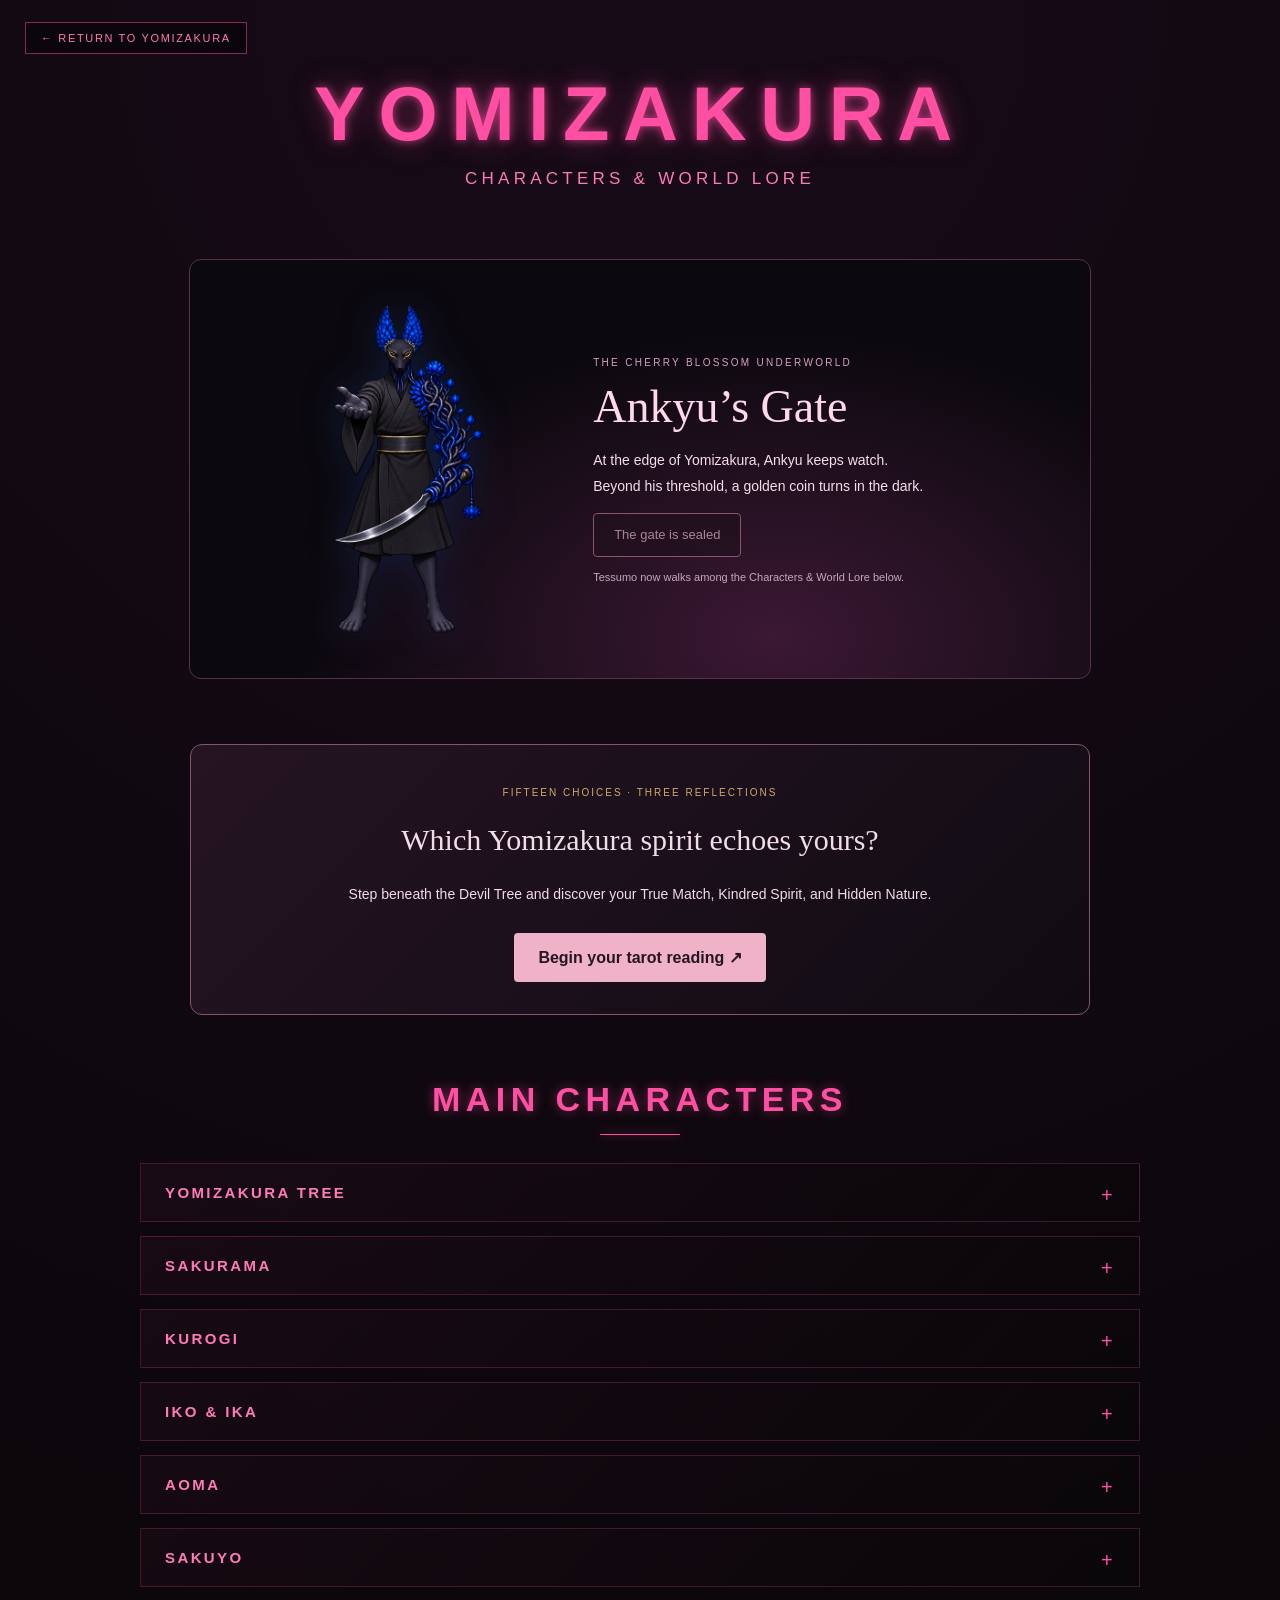
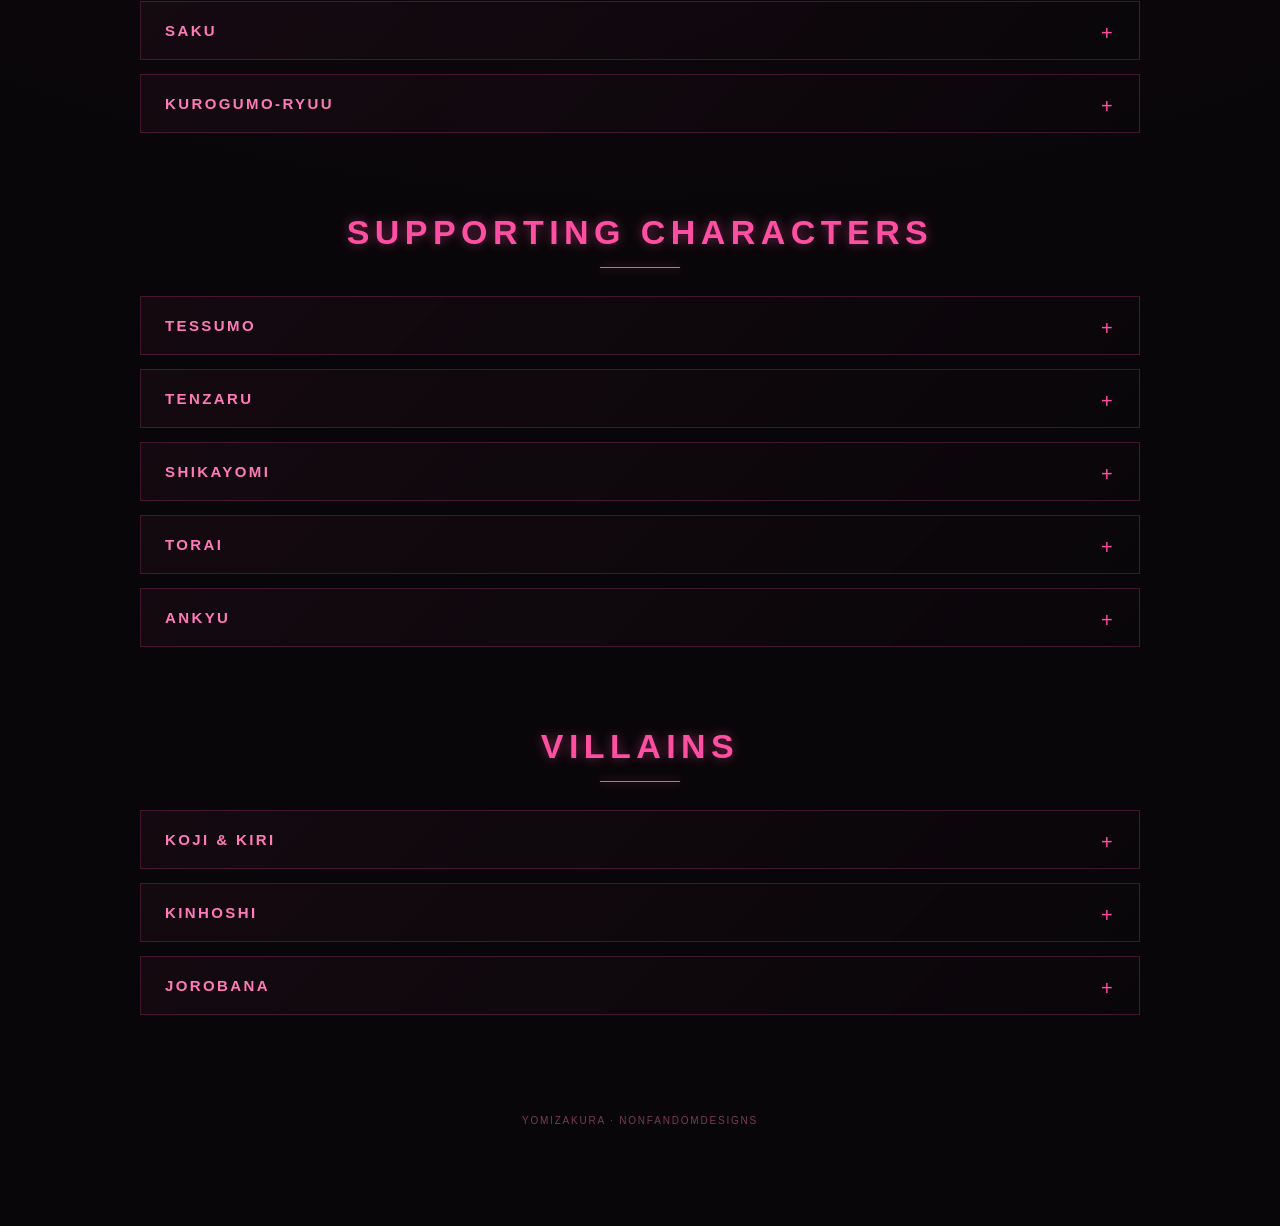
<file: characters.html>
<!DOCTYPE html>
<html lang="en">
<head>
<meta charset="UTF-8">
<meta name="viewport" content="width=device-width, initial-scale=1.0">

<title>Characters & World Lore — Yomizakura</title>

<style>
html, body {
  margin: 0;
  padding: 0;
  width: 100%;
  min-height: 100%;
  background: #090609;
  color: #ff4fa3;
  font-family: Arial, Helvetica, sans-serif;
}

body {
  overflow-x: hidden;
}

/* =========================
   BACKGROUND
========================= */

.page {
  position: relative;
  min-height: 100vh;
  padding: 70px 20px 100px;

  background:
    radial-gradient(circle at center top, #180b18 0%, #090609 65%);
}

/* =========================
   HEADER
========================= */

.header {
  text-align: center;
  margin-bottom: 70px;
}

.title {
  color: #ff4fa3;

  font-size: clamp(38px, 6vw, 76px);
  font-weight: 800;

  letter-spacing: 0.18em;

  text-shadow:
    0 0 10px rgba(255,79,163,0.7),
    0 0 30px rgba(255,79,163,0.35);
}

.subtitle {
  margin-top: 12px;

  color: #ff7ab8;

  font-size: clamp(10px, 1.4vw, 17px);
  letter-spacing: 0.25em;
}

/* =========================
   BACK BUTTON
========================= */

.back {
  position: fixed;

  top: 22px;
  left: 25px;

  z-index: 50;

  padding: 9px 15px;

  border: 1px solid rgba(255,79,163,0.5);

  background: rgba(9,6,9,0.8);

  color: #ff7ab8;

  text-decoration: none;

  font-size: 11px;
  letter-spacing: 0.15em;

  transition:
    background 0.3s ease,
    color 0.3s ease,
    box-shadow 0.3s ease;
}

.back:hover {
  background: #ff4fa3;
  color: #090609;

  box-shadow:
    0 0 20px rgba(255,79,163,0.6);
}

/* =========================
   SECTIONS
========================= */

.section {
  width: min(1000px, 92vw);

  margin: 0 auto 80px;
}

.sectionTitle {
  margin-bottom: 28px;

  color: #ff4fa3;

  font-size: clamp(22px, 3vw, 34px);

  font-weight: 700;

  letter-spacing: 0.16em;

  text-align: center;

  text-shadow:
    0 0 12px rgba(255,79,163,0.45);
}

.sectionTitle::after {
  content: "";

  display: block;

  width: 80px;
  height: 1px;

  margin: 15px auto 0;

  background: #ff4fa3;

  box-shadow:
    0 0 10px rgba(255,79,163,0.7);
}

/* =========================
   CHARACTER CARDS
========================= */

.character {
  margin-bottom: 14px;

  border: 1px solid rgba(255,79,163,0.22);

  background:
    linear-gradient(
      135deg,
      rgba(255,79,163,0.045),
      rgba(9,6,9,0.75)
    );

  transition:
    border-color 0.3s ease,
    box-shadow 0.3s ease;
}

.character:hover {
  border-color: rgba(255,79,163,0.55);

  box-shadow:
    0 0 20px rgba(255,79,163,0.08);
}

/* =========================
   CHARACTER NAME
========================= */

.character summary {
  cursor: pointer;

  list-style: none;

  padding: 20px 24px;

  color: #ff7ab8;

  font-size: 15px;

  font-weight: 700;

  letter-spacing: 0.16em;

  transition:
    color 0.3s ease,
    background 0.3s ease;
}

.character summary::-webkit-details-marker {
  display: none;
}

.character summary::after {
  content: "+";

  float: right;

  color: #ff4fa3;

  font-size: 20px;

  font-weight: 400;
}

.character[open] summary::after {
  content: "−";
}

.character summary:hover {
  color: #ff4fa3;

  background: rgba(255,79,163,0.04);
}

/* =========================
   CHARACTER CONTENT
========================= */

.characterContent {
  padding: 0 24px 25px;

  border-top: 1px solid rgba(255,79,163,0.12);
}

.characterPortrait {
  width: min(480px, 100%);
  margin: 24px auto 28px;
  padding: 12px 0;
  display: flex;
  align-items: center;
  justify-content: center;
}
.characterArt {
  display: block;
  width: 100%;
  height: auto;
  max-height: 460px;
  object-fit: contain;
  transform-origin: center 75%;
  filter: drop-shadow(0 0 10px var(--art-glow));
  animation-duration: var(--art-duration, 7s);
  animation-delay: var(--art-delay, 0s);
  animation-timing-function: ease-in-out;
  animation-iteration-count: infinite;
  animation-play-state: paused;
}
.character[open] .characterArt { animation-play-state: running; }
.twinPortrait { width: min(680px, 100%); gap: 8px; }
.twinPortrait .characterArt { width: calc(50% - 4px); min-width: 0; }
.motion-float { animation-name: loreFloat; }
.motion-sway { animation-name: loreSway; }
.motion-breathe { animation-name: loreBreathe; }
@keyframes loreFloat { 0%,100% { transform: translateY(0); } 50% { transform: translateY(-7px); } }
@keyframes loreSway { 0%,100% { transform: rotate(-.6deg); } 50% { transform: rotate(.6deg) translateY(-3px); } }
@keyframes loreBreathe { 0%,100% { transform: scale(.99); } 50% { transform: scale(1.01); } }
.character summary:focus-visible { outline: 2px solid #ff7ab8; outline-offset: -3px; }

.description {
  max-width: 800px;

  margin: 0 auto;

  color: #d8b9ca;

  font-size: 15px;

  line-height: 1.8;

  letter-spacing: 0.03em;

  text-align: center;
}

/* =========================
   PETALS
========================= */

.petal {
  position: fixed;

  top: -30px;

  width: 7px;
  height: 10px;

  background: #ff77b7;

  border-radius: 70% 30% 70% 30%;

  opacity: 0.55;

  pointer-events: none;

  z-index: 1;

  animation: fall linear infinite;
}

.p1 {
  left: 8%;
  animation-duration: 9s;
}

.p2 {
  left: 23%;
  animation-duration: 12s;
  animation-delay: 2s;
}

.p3 {
  left: 41%;
  animation-duration: 8s;
  animation-delay: 1s;
}

.p4 {
  left: 63%;
  animation-duration: 11s;
  animation-delay: 3s;
}

.p5 {
  left: 82%;
  animation-duration: 9s;
  animation-delay: 4s;
}

@keyframes fall {
  0% {
    transform:
      translate3d(0, -20px, 0)
      rotate(0deg);
  }

  50% {
    transform:
      translate3d(35px, 50vh, 0)
      rotate(180deg);
  }

  100% {
    transform:
      translate3d(-20px, 110vh, 0)
      rotate(360deg);
  }
}

/* =========================
   FOOTER
========================= */

.footer {
  margin-top: 100px;

  text-align: center;

  color: rgba(255,122,184,0.45);

  font-size: 10px;

  letter-spacing: 0.18em;
}

/* =========================
   MOBILE
========================= */

@media (max-width: 600px) {

  .page {
    padding:
      65px 12px 70px;
  }

  .header {
    margin-bottom: 50px;
  }

  .title {
    font-size: 36px;
  }

  .subtitle {
    font-size: 8px;
  }

  .section {
    width: 100%;

    margin-bottom: 55px;
  }

  .sectionTitle {
    font-size: 21px;
  }

  .character summary {
    padding: 17px 16px;

    font-size: 12px;
  }

  .characterContent {
    padding:
      0 16px 20px;
  }

  .characterArt {
    max-height: 340px;
  }

  .description {
    font-size: 13px;

    line-height: 1.7;
  }

  .back {
    top: 15px;
    left: 15px;

    font-size: 9px;
  }
}
@media (prefers-reduced-motion: reduce) {
  .characterArt, .petal { animation: none !important; }
  .petal { display: none; }
}
/* Alternate forms stay inside their matching character. Native radio controls
   keep selection available without JavaScript and support arrow-key navigation. */
.formSwitcher { position: relative; }
.formRadio { position: absolute; width: 1px; height: 1px; opacity: 0; }
.formOptions { display: flex; flex-wrap: wrap; justify-content: center; gap: 10px; padding-top: 24px; }
.formOptions label { cursor: pointer; border: 1px solid rgba(255,79,163,.4); padding: 12px 16px; min-height: 44px; box-sizing: border-box; display: flex; align-items: center; text-align: center; color: #ffb4d6; font-size: 13px; border-radius: 4px; }
.originalRadio:checked ~ .formOptions label:first-child,
.alternateRadio:checked ~ .formOptions label:last-child { background: #ff4fa3; color: #090609; border-color: #ff4fa3; }
.originalRadio:focus-visible ~ .formOptions label:first-child,
.alternateRadio:focus-visible ~ .formOptions label:last-child { outline: 2px solid #fff; outline-offset: 4px; }
.formPanel { display: none; }
.originalRadio:checked ~ .originalPanel,
.alternateRadio:checked ~ .alternatePanel { display: block; }
.formTitle { text-align: center; color: #ff7ab8; font-size: 17px; margin: 26px 0 0; }
@media (max-width: 600px) { .formOptions label { flex: 1 1 130px; justify-content: center; } }

</style>

<link rel="stylesheet" href="./ankyu-gate.css?v=20261110-1">
<script defer src="./ankyu-gate-config.js?v=20261110-1"></script>
<script defer src="./ankyu-gate.js?v=20261110-1"></script>
</head>

<body>

<div class="page">

  <!-- BACK TO YOMIZAKURA -->

  <a class="back" href="index.html">
    ← RETURN TO YOMIZAKURA
  </a>


  <!-- HEADER -->

  <header class="header">

    <div class="title">
      YOMIZAKURA
    </div>

    <div class="subtitle">
      CHARACTERS &amp; WORLD LORE
    </div>

  </header>



  <section class="ag-feature" id="ankyu-gate" data-ankyu-gate aria-labelledby="ankyu-gate-title">
    <div class="ag-feature-inner">
      <img class="ag-guardian" src="./ankyu.webp" alt="Ankyu, guardian of the cherry blossom underworld" width="1086" height="1448">
      <div>
        <span class="ag-eyebrow">The Cherry Blossom Underworld</span>
        <h2 id="ankyu-gate-title">Ankyu’s Gate</h2>
        <p>At the edge of Yomizakura, Ankyu keeps watch.<br>Beyond his threshold, a golden coin turns in the dark.</p>
        <button class="ag-button" type="button" data-open-gate disabled>Approach the gate</button>
        <span class="ag-season-note" data-gate-note>The guardian awaits.</span>
      </div>
    </div>
  </section>

  <section aria-labelledby="tarot-title" style="max-width:850px;margin:0 auto 65px;padding:32px 24px;border:1px solid #89536b;border-radius:12px;text-align:center;background:linear-gradient(135deg,#251422,#100b13);color:#f2dce5;">
    <p style="font-size:10px;letter-spacing:.2em;color:#cfab6c;">FIFTEEN CHOICES · THREE REFLECTIONS</p>
    <h2 id="tarot-title" style="font-family:Georgia,serif;font-weight:400;font-size:30px;">Which Yomizakura spirit echoes yours?</h2>
    <p style="font-size:14px;line-height:1.8;">Step beneath the Devil Tree and discover your True Match, Kindred Spirit, and Hidden Nature.</p>
    <a href="./tarot/" style="display:inline-block;background:#efb2c8;color:#251522;padding:15px 24px;border-radius:4px;text-decoration:none;font-weight:bold;margin-top:12px;">Begin your tarot reading ↗</a>
  </section>

  <!-- =========================
       MAIN CHARACTERS
  ========================= -->

  <section class="section">

    <div class="sectionTitle">
      MAIN CHARACTERS
    </div>


    <!-- YOMIZAKURA -->

    <details class="character">

      <summary>
        YOMIZAKURA TREE
      </summary>

      <div class="characterContent">

        <div class="characterPortrait">
          <img class="characterArt motion-sway" src="./lore-yomizakura.png" alt="Yomizakura Tree" width="1280" height="1280" loading="lazy" decoding="async" style="--art-glow: #ff7ab8; --art-duration: 6s; --art-delay: -0s;">
        </div>

        <div class="description">
          For thousands of years, hidden in Mount Yoshino in Nara Prefecture,
          was a dark cherry blossom tree infested by dark spirits.
        </div>

      </div>

    </details>


    <!-- SAKURAMA -->

    <details class="character">

      <summary>
        SAKURAMA
      </summary>

      <div class="characterContent formSwitcher">
  <input class="formRadio originalRadio" type="radio" name="sakurama-form" id="sakurama-original" checked>
  <input class="formRadio alternateRadio" type="radio" name="sakurama-form" id="sakurama-alternate">
  <div class="formOptions" role="group" aria-label="SAKURAMA forms">
    <label for="sakurama-original">Original Form</label>
    <label for="sakurama-alternate">Yomiten Form</label>
  </div>
  <section class="formPanel originalPanel" aria-label="Original Form">
    

        <div class="characterPortrait">
          <img class="characterArt motion-float" src="./lore-sakurama.png" alt="Sakurama" width="1280" height="1280" loading="lazy" decoding="async" style="--art-glow: #adff35; --art-duration: 7s; --art-delay: -1s;">
        </div>

        <div class="description">
          Emerging from the heart of the tree, she's also the spirit of the tree
          and the manifestation of the tree in devil form.
        </div>

      
  </section>
  <section class="formPanel alternatePanel" aria-label="Yomiten Form">
    <h3 class="formTitle">Yomiten Form</h3>
    <div class="characterPortrait">
      <img class="characterArt motion-float" src="./original-artwork/FAC55F1B-A133-4654-BEB5-F85EA6019163.PNG" alt="Sakurama — Yomiten Form" loading="lazy" decoding="async" style="--art-glow: #adff35; --art-duration: 7s;">
    </div>
    <p class="description">Sakurama’s Yomiten Form is the most powerful form of any character in the universe. She cannot be defeated in this state, but it drains the power of the Yomizakura tree.</p>
  </section>
</div>


    </details>


    <!-- KUROGI -->

    <details class="character">

      <summary>
        KUROGI
      </summary>

      <div class="characterContent formSwitcher">
  <input class="formRadio originalRadio" type="radio" name="kurogi-form" id="kurogi-original" checked>
  <input class="formRadio alternateRadio" type="radio" name="kurogi-form" id="kurogi-alternate">
  <div class="formOptions" role="group" aria-label="KUROGI forms">
    <label for="kurogi-original">Original Form</label>
    <label for="kurogi-alternate">Cyber Form</label>
  </div>
  <section class="formPanel originalPanel" aria-label="Original Form">
    

        <div class="characterPortrait">
          <img class="characterArt motion-breathe" src="./lore-kurogi.png" alt="Kurogi" width="1280" height="1280" loading="lazy" decoding="async" style="--art-glow: #ed4055; --art-duration: 8s; --art-delay: -2s;">
        </div>

        <div class="description">
          The first creation and first seed of Sakurama, her main vessel used.
        </div>

      
  </section>
  <section class="formPanel alternatePanel" aria-label="Cyber Form">
    <h3 class="formTitle">Cyber Form</h3>
    <div class="characterPortrait">
      <img class="characterArt motion-breathe" src="./original-artwork/A423D077-B309-4F47-9700-234218C8AA00.PNG" alt="Kurogi — Cyber Form" loading="lazy" decoding="async" style="--art-glow: #ed4055; --art-duration: 7s;">
    </div>
    <p class="description">Kurogi takes this form when he traverses the cyber future, transforming his tentacles into robotic appendages.</p>
  </section>
</div>


    </details>


    <!-- IKO / IKA -->

    <details class="character">

      <summary>
        IKO &amp; IKA
      </summary>

      <div class="characterContent formSwitcher">
  <input class="formRadio originalRadio" type="radio" name="iko-ika-form" id="iko-ika-original" checked>
  <input class="formRadio alternateRadio" type="radio" name="iko-ika-form" id="iko-ika-alternate">
  <div class="formOptions" role="group" aria-label="IKO &amp; IKA forms">
    <label for="iko-ika-original">Original Form</label>
    <label for="iko-ika-alternate">1,000-Year Ghost Form</label>
  </div>
  <section class="formPanel originalPanel" aria-label="Original Form">
    

        <div class="characterPortrait twinPortrait">
          <img class="characterArt motion-float" src="./lore-iko.png" alt="Iko" width="1280" height="1280" loading="lazy" decoding="async" style="--art-glow: #ff7ab8; --art-duration: 9s; --art-delay: -3s;">
          <img class="characterArt motion-float" src="./lore-ika.png" alt="Ika" width="1280" height="1280" loading="lazy" decoding="async" style="--art-glow: #ff514a; --art-duration: 6s; --art-delay: -4s;">
        </div>

        <div class="description">
          The devil twins that were brought to life by Kurogi.
          They are his children.
        </div>

      
  </section>
  <section class="formPanel alternatePanel" aria-label="1,000-Year Ghost Form">
    <h3 class="formTitle">1,000-Year Ghost Form</h3>
    <div class="characterPortrait">
      <img class="characterArt motion-float" src="./original-artwork/90862F9E-58F1-4243-96D0-1D5170BB6AE7.PNG" alt="Iko &amp; Ika — 1,000-Year Ghost Form (Iko is pink; Ika is red)" loading="lazy" decoding="async" style="--art-glow: #ff7ab8; --art-duration: 7s;">
    </div>
    <p class="description">Iko and Ika take this ghost form after Earth has survived an apocalypse.</p>
  </section>
</div>


    </details>


    <!-- AOMA -->

    <details class="character">

      <summary>
        AOMA
      </summary>

      <div class="characterContent formSwitcher">
  <input class="formRadio originalRadio" type="radio" name="aoma-form" id="aoma-original" checked>
  <input class="formRadio alternateRadio" type="radio" name="aoma-form" id="aoma-alternate">
  <div class="formOptions" role="group" aria-label="AOMA forms">
    <label for="aoma-original">Original Form</label>
    <label for="aoma-alternate">Wandering Mage Form</label>
  </div>
  <section class="formPanel originalPanel" aria-label="Original Form">
    

        <div class="characterPortrait">
          <img class="characterArt motion-breathe" src="./lore-aoma.png" alt="Aoma" width="1280" height="1280" loading="lazy" decoding="async" style="--art-glow: #35baff; --art-duration: 7s; --art-delay: -0s;">
        </div>

        <div class="description">
          The secret blue devil who is a twin of Kurogi, created by Sakurama
          in secret from Kurogi. He is represented in the Yomizakura tree by
          one blue cherry blossom flower.
        </div>

      
  </section>
  <section class="formPanel alternatePanel" aria-label="Wandering Mage Form">
    <h3 class="formTitle">Wandering Mage Form</h3>
    <div class="characterPortrait">
      <img class="characterArt motion-breathe" src="./original-artwork/BC0EB589-E8C3-4655-881C-FF334BAB77CC.PNG" alt="Aoma — Wandering Mage Form" loading="lazy" decoding="async" style="--art-glow: #35baff; --art-duration: 7s;">
    </div>
    <p class="description">After mankind has fallen and little remains of Earth beyond a post-apocalyptic landscape, Aoma takes his Wandering Mage Form. His magic is more powerful in this state.</p>
  </section>
</div>


    </details>


    <!-- SAKUYO -->

    <details class="character">

      <summary>
        SAKUYO
      </summary>

      <div class="characterContent">

        <div class="characterPortrait">
          <img class="characterArt motion-sway" src="./lore-sakuyo.png" alt="Sakuyo" width="1280" height="1280" loading="lazy" decoding="async" style="--art-glow: #ff99c4; --art-duration: 8s; --art-delay: -1s;">
        </div>

        <div class="description">
          The Night Blossom and mask that was created by Kurogi.
          When I wear it, I'm under his control and do his bidding.
          When I wear this mask, I make my custom rugs under Kurogi's bidding.
        </div>

      </div>

    </details>


    <!-- SAKU -->

    <details class="character">

      <summary>
        SAKU
      </summary>

      <div class="characterContent formSwitcher">
  <input class="formRadio originalRadio" type="radio" name="saku-form" id="saku-original" checked>
  <input class="formRadio alternateRadio" type="radio" name="saku-form" id="saku-alternate">
  <div class="formOptions" role="group" aria-label="SAKU forms">
    <label for="saku-original">Original Form</label>
    <label for="saku-alternate">Diamond Form</label>
  </div>
  <section class="formPanel originalPanel" aria-label="Original Form">
    

        <div class="characterPortrait">
          <img class="characterArt motion-float" src="./lore-saku.png" alt="Saku" width="1280" height="1280" loading="lazy" decoding="async" style="--art-glow: #ff7ab8; --art-duration: 9s; --art-delay: -2s;">
        </div>

        <div class="description">
          A small little demon cherry blossom flower that Sakurama found
          during her trip to the underworld. Saku serves as a little guide
          and helper to Sakurama, almost like a shoulder pal.
        </div>

      
  </section>
  <section class="formPanel alternatePanel" aria-label="Diamond Form">
    <h3 class="formTitle">Diamond Form</h3>
    <div class="characterPortrait">
      <img class="characterArt motion-float" src="./original-artwork/2B89AAF9-F25E-4070-A404-0122D0C4C318.PNG" alt="Saku — Diamond Form" loading="lazy" decoding="async" style="--art-glow: #ff7ab8; --art-duration: 7s;">
    </div>
    <p class="description">Saku hardens her body into diamond, allowing her to travel without worrying about injury or attack.</p>
  </section>
</div>


    </details>


    <!-- KUROGUMO-RYUU -->

    <details class="character">

      <summary>
        KUROGUMO-RYUU
      </summary>

      <div class="characterContent formSwitcher">
  <input class="formRadio originalRadio" type="radio" name="kurogumo-ryuu-form" id="kurogumo-ryuu-original" checked>
  <input class="formRadio alternateRadio" type="radio" name="kurogumo-ryuu-form" id="kurogumo-ryuu-alternate">
  <div class="formOptions" role="group" aria-label="KUROGUMO-RYUU forms">
    <label for="kurogumo-ryuu-original">Original Form</label>
    <label for="kurogumo-ryuu-alternate">Yomizakura Fusion Form</label>
  </div>
  <section class="formPanel originalPanel" aria-label="Original Form">
    

        <div class="characterPortrait">
          <img class="characterArt motion-breathe" src="./lore-kurogumo-ryuu.png" alt="Kurogumo Ryuu" width="1280" height="1280" loading="lazy" decoding="async" style="--art-glow: #aa5cff; --art-duration: 6s; --art-delay: -3s;">
        </div>

        <div class="description">
          The Black Cloud Dragon, discovered during a trip to the underworld
          by Iko and Ika. They bound it and took control of it, making it
          their giant dragon pet.
        </div>

      
  </section>
  <section class="formPanel alternatePanel" aria-label="Yomizakura Fusion Form">
    <h3 class="formTitle">Yomizakura Fusion Form</h3>
    <div class="characterPortrait">
      <img class="characterArt motion-breathe" src="./original-artwork/2FCD3026-8E7A-4EEE-9F22-73469929F015.PNG" alt="Kurogumo Ryuu — Yomizakura Fusion Form" loading="lazy" decoding="async" style="--art-glow: #aa5cff; --art-duration: 7s;">
    </div>
    <p class="description">The devil tree grants Kurogumo Ryuu its power by temporarily fusing with him.</p>
  </section>
</div>


    </details>

  </section>


  <!-- =========================
       SUPPORTING CHARACTERS
  ========================= -->

  <section class="section">

    <div class="sectionTitle">
      SUPPORTING CHARACTERS
    </div>



    <!-- Exclusively revealed through the gate until Nov 27, 2026 Eastern. -->
    <details class="character" id="tessumo-listing" hidden>
      <summary data-reveal-text="name" style="text-transform:uppercase;">TESSUMO</summary>
      <div class="characterContent">
        <div class="characterPortrait">
          <img data-reveal-art src="./tessumo.webp" alt="Tessumo — original character artwork" width="941" height="1672" loading="lazy" decoding="async" style="max-width:100%;max-height:720px;object-fit:contain;">
        </div>
        <div class="description">
          <h3 data-reveal-text="title">The Demon Rat</h3>
          <p data-reveal-text="lore"></p>
          <h3>Where Treasures Gather</h3>
          <p data-reveal-text="gathering"></p>
          <p data-reveal-text="tagline" style="color:#e8bd86;font-style:italic;"></p>
        </div>
      </div>
    </details>

    <!-- TENZARU -->

    <details class="character">

      <summary>
        TENZARU
      </summary>

      <div class="characterContent formSwitcher">
  <input class="formRadio originalRadio" type="radio" name="tenzaru-form" id="tenzaru-original" checked>
  <input class="formRadio alternateRadio" type="radio" name="tenzaru-form" id="tenzaru-alternate">
  <div class="formOptions" role="group" aria-label="TENZARU forms">
    <label for="tenzaru-original">Original Form</label>
    <label for="tenzaru-alternate">Omnipotent Gold Form</label>
  </div>
  <section class="formPanel originalPanel" aria-label="Original Form">
    

        <div class="characterPortrait">
          <img class="characterArt motion-float" src="./lore-tenzaru.png" alt="Tenzaru" width="1280" height="1280" loading="lazy" decoding="async" style="--art-glow: #ffd35b; --art-duration: 7s; --art-delay: -4s;">
        </div>

        <div class="description">
          The golden hand and feet macaque monkey who is a semi-omnipotent
          character whose main focus is to maintain balance.
        </div>

      
  </section>
  <section class="formPanel alternatePanel" aria-label="Omnipotent Gold Form">
    <h3 class="formTitle">Omnipotent Gold Form</h3>
    <div class="characterPortrait">
      <img class="characterArt motion-float" src="./original-artwork/D9969BA6-F0CC-409B-A81D-FFBCA6AB36B4.PNG" alt="Tenzaru — Omnipotent Gold Form" loading="lazy" decoding="async" style="--art-glow: #ffd35b; --art-duration: 7s;">
    </div>
    <p class="description">Tenzaru transforms his body using a rare gold, entering an all-seeing, all-knowing state.</p>
  </section>
</div>


    </details>


    <!-- SHIKAYOMI -->

    <details class="character">

      <summary>
        SHIKAYOMI
      </summary>

      <div class="characterContent formSwitcher">
  <input class="formRadio originalRadio" type="radio" name="shikayomi-form" id="shikayomi-original" checked>
  <input class="formRadio alternateRadio" type="radio" name="shikayomi-form" id="shikayomi-alternate">
  <div class="formOptions" role="group" aria-label="SHIKAYOMI forms">
    <label for="shikayomi-original">Original Form</label>
    <label for="shikayomi-alternate">Ruin Witch Form</label>
  </div>
  <section class="formPanel originalPanel" aria-label="Original Form">
    

        <div class="characterPortrait">
          <img class="characterArt motion-sway" src="./lore-shikayomi.png" alt="Shikayomi" width="1280" height="1280" loading="lazy" decoding="async" style="--art-glow: #b4a4d0; --art-duration: 8s; --art-delay: -0s;">
        </div>

        <div class="description">
          A yokai who has antlers and a black fox tail.
          She serves as the main love interest for Kurogi,
          who is obsessed with her beauty.
        </div>

      
  </section>
  <section class="formPanel alternatePanel" aria-label="Ruin Witch Form">
    <h3 class="formTitle">Ruin Witch Form</h3>
    <div class="characterPortrait">
      <img class="characterArt motion-sway" src="./original-artwork/B816F78D-CD09-4AD0-8733-A12345F0554F.PNG" alt="Shikayomi — Ruin Witch Form" loading="lazy" decoding="async" style="--art-glow: #b4a4d0; --art-duration: 7s;">
    </div>
    <p class="description">Shikayomi becomes a yokai of complete destruction with four fox tails. Her face turns pure white, and everything she touches turns to black and white flames.</p>
  </section>
</div>


    </details>


    <!-- TORAI -->

    <details class="character">

      <summary>
        TORAI
      </summary>

      <div class="characterContent">

        <div class="characterPortrait">
          <img class="characterArt motion-sway" src="./lore-torai.png" alt="Torai" width="1280" height="1280" loading="lazy" decoding="async" style="--art-glow: #ffce45; --art-duration: 9s; --art-delay: -1s;">
        </div>

        <div class="description">
          Based off a Hyottoko mask, Torai is kind of a fourth wall character
          who is mostly for comedy purposes. He appears out of nowhere,
          but doesn't necessarily interact with characters directly.
          He's simply a fourth wall character.
        </div>

      </div>

    </details>


    <!-- ANKYU -->

    <details class="character">

      <summary>
        ANKYU
      </summary>

      <div class="characterContent">

        <div class="characterPortrait">
          <img class="characterArt motion-breathe" src="./IMG_6980.PNG" alt="Ankyu" width="1280" height="1280" loading="lazy" decoding="async" style="--art-glow: #428aff; --art-duration: 6s; --art-delay: -2s;">
        </div>

        <div class="description">
          The guardian of the cherry blossom underworld, with a similar look
          to Anubis from Egypt. He contains a blue lotus arm and also carries
          a khopesh sword.
        </div>

      </div>

    </details>

  </section>


  <!-- =========================
       VILLAINS
  ========================= -->

  <section class="section">

    <div class="sectionTitle">
      VILLAINS
    </div>


    <!-- KOJI & KIRI -->

    <details class="character">

      <summary>
        KOJI &amp; KIRI
      </summary>

      <div class="characterContent formSwitcher">
  <input class="formRadio originalRadio" type="radio" name="koji-kiri-form" id="koji-kiri-original" checked>
  <input class="formRadio alternateRadio" type="radio" name="koji-kiri-form" id="koji-kiri-alternate">
  <div class="formOptions" role="group" aria-label="KOJI &amp; KIRI forms">
    <label for="koji-kiri-original">Original Form</label>
    <label for="koji-kiri-alternate">Full Spore Form</label>
  </div>
  <section class="formPanel originalPanel" aria-label="Original Form">
    

        <div class="characterPortrait">
          <img class="characterArt motion-sway" src="./lore-koji-kiri.png" alt="Koji &amp; Kiri" width="1280" height="1280" loading="lazy" decoding="async" style="--art-glow: #d99344; --art-duration: 7s; --art-delay: -3s;">
        </div>

        <div class="description">
          Conjoined-head mushroom spore twins who are the main enemies
          of Iko and Ika.
        </div>

      
  </section>
  <section class="formPanel alternatePanel" aria-label="Full Spore Form">
    <h3 class="formTitle">Full Spore Form</h3>
    <div class="characterPortrait">
      <img class="characterArt motion-sway" src="./original-artwork/40DCF7FE-2628-4A56-B571-5658F0C0A660.PNG" alt="Koji &amp; Kiri — Full Spore Form" loading="lazy" decoding="async" style="--art-glow: #d99344; --art-duration: 7s;">
    </div>
    <p class="description">Koji and Kiri fuse their heads, combining their power.</p>
  </section>
</div>


    </details>


    <!-- KINHOSHI -->

    <details class="character">

      <summary>
        KINHOSHI
      </summary>

      <div class="characterContent formSwitcher">
  <input class="formRadio originalRadio" type="radio" name="kinhoshi-form" id="kinhoshi-original" checked>
  <input class="formRadio alternateRadio" type="radio" name="kinhoshi-form" id="kinhoshi-alternate">
  <div class="formOptions" role="group" aria-label="KINHOSHI forms">
    <label for="kinhoshi-original">Original Form</label>
    <label for="kinhoshi-alternate">Full Spore Form</label>
  </div>
  <section class="formPanel originalPanel" aria-label="Original Form">
    

        <div class="characterPortrait">
          <img class="characterArt motion-breathe" src="./lore-kinhoshi.png" alt="Kinhoshi" width="1280" height="1280" loading="lazy" decoding="async" style="--art-glow: #d99e48; --art-duration: 8s; --art-delay: -4s;">
        </div>

        <div class="description">
          Another mushroom spore character whose body also has wood
          for arms and legs. He carries a tesser with sharp spikes
          on the ends and is a main enemy to Kurogi.
        </div>

      
  </section>
  <section class="formPanel alternatePanel" aria-label="Full Spore Form">
    <h3 class="formTitle">Full Spore Form</h3>
    <div class="characterPortrait">
      <img class="characterArt motion-breathe" src="./original-artwork/C38B2773-DE9D-4AA4-BF04-D100282E6793.PNG" alt="Kinhoshi — Full Spore Form" loading="lazy" decoding="async" style="--art-glow: #d99e48; --art-duration: 7s;">
    </div>
    <p class="description">Kinhoshi draws on the leftover residue of cherry blossoms he has destroyed, using the spores to create a shield and strengthen his weapon.</p>
  </section>
</div>


    </details>


    <!-- JOROBANA -->

    <details class="character">

      <summary>
        JOROBANA
      </summary>

      <div class="characterContent">

        <div class="characterPortrait">
          <img class="characterArt motion-breathe" src="./lore-jorobana.png" alt="Jorobana" width="1280" height="1280" loading="lazy" decoding="async" style="--art-glow: #dbbc42; --art-duration: 9s; --art-delay: -0s;">
        </div>

        <div class="description">
          A giant spider with a mushroom spore abdomen and a Kanzashi
          hair pin on the abdomen. She serves as the most powerful
          of the villains and is a main enemy to Kurogumo-Ryuu.
        </div>

      </div>

    </details>

  </section>


  <div class="footer">
    YOMIZAKURA · NONFANDOMDESIGNS
  </div>

</div>


<!-- FALLING PETALS -->

<div class="petal p1"></div>
<div class="petal p2"></div>
<div class="petal p3"></div>
<div class="petal p4"></div>
<div class="petal p5"></div>

</body>
</html>
</file>
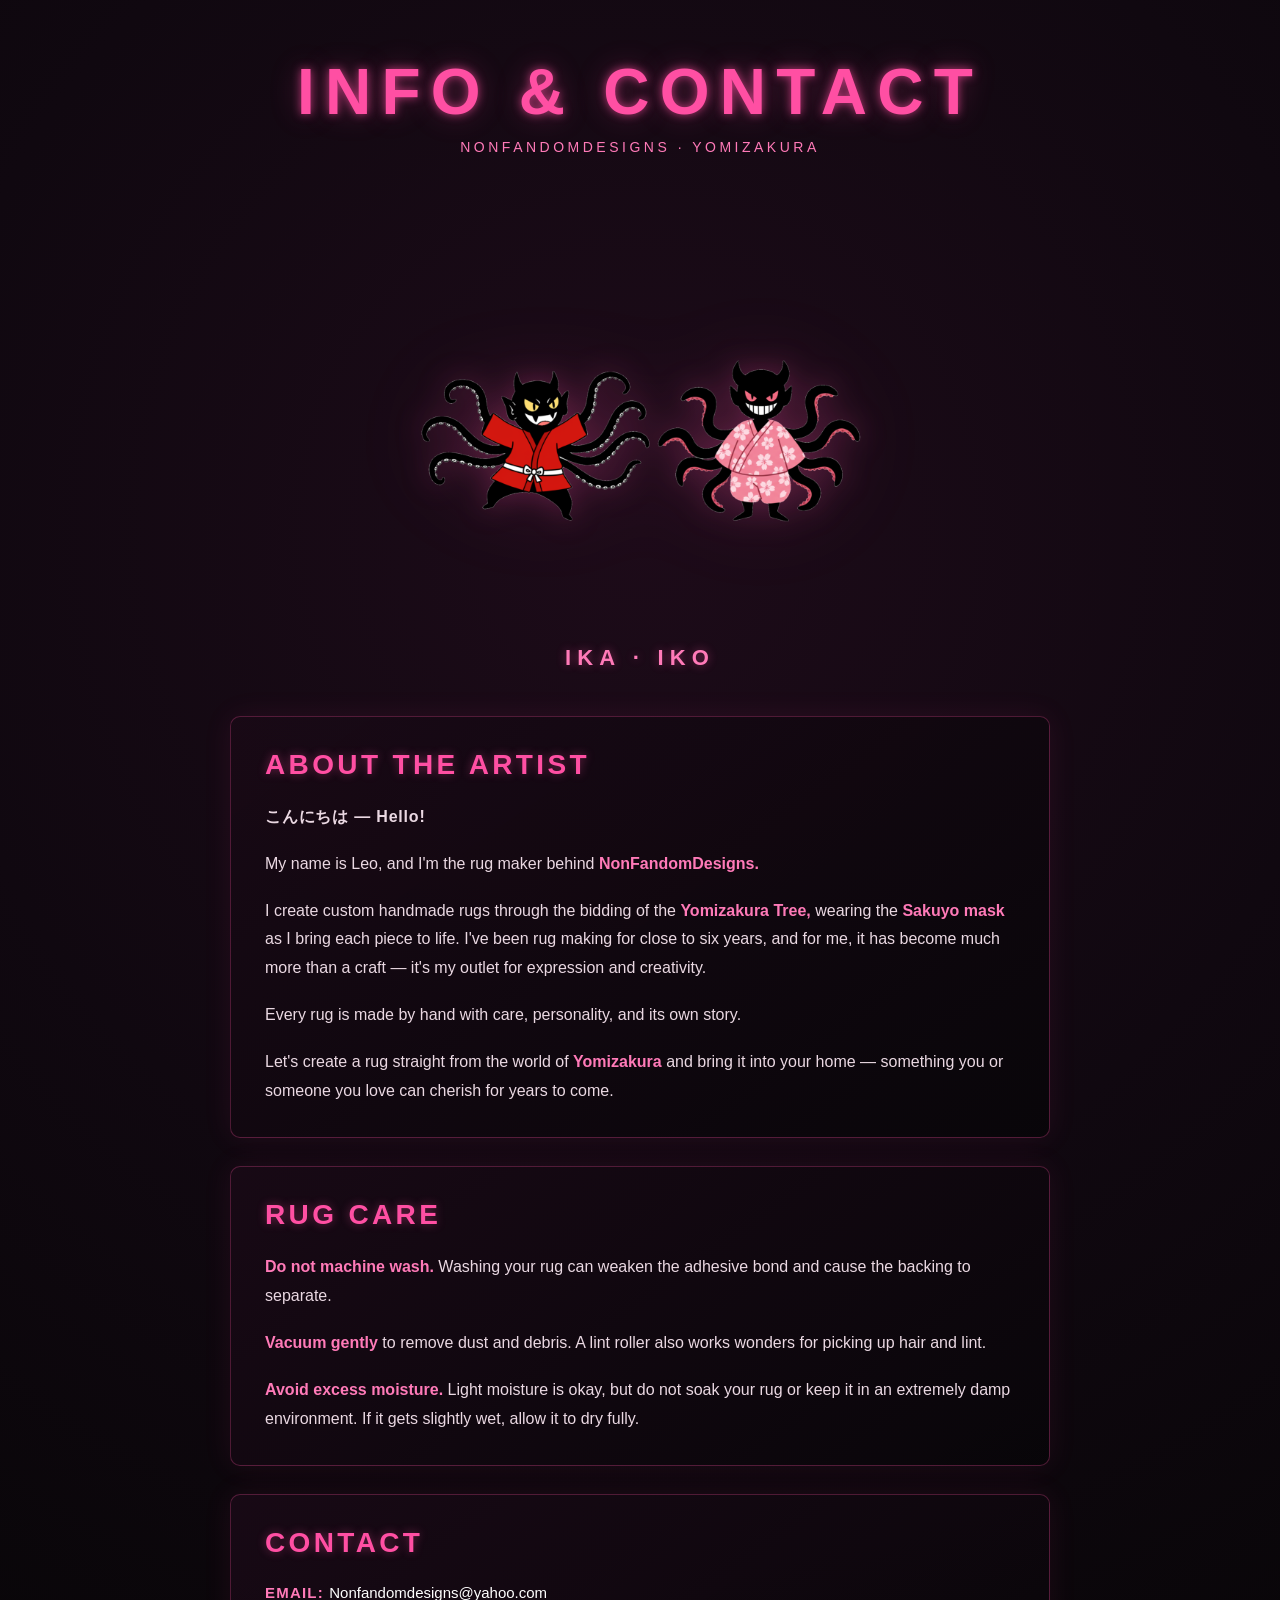
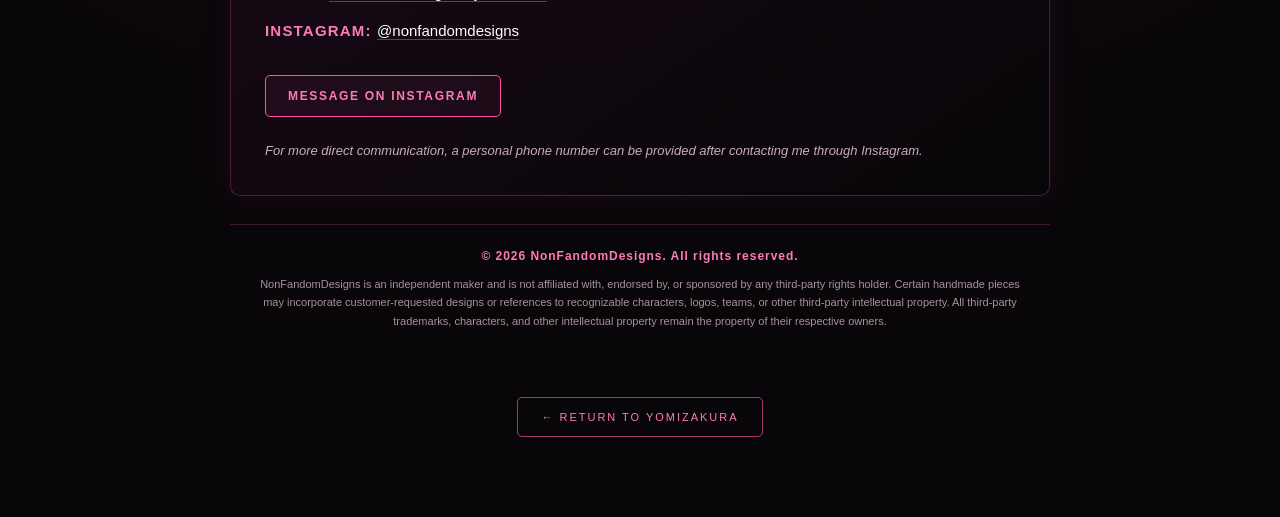
<file: contact.html>
<!DOCTYPE html>
<html lang="en">
<head>
<meta charset="UTF-8">
<meta name="viewport" content="width=device-width, initial-scale=1.0">

<title>Info & Contact — NonFandomDesigns</title>

<style>

* {
  box-sizing: border-box;
}

html, body {
  margin: 0;
  padding: 0;
  width: 100%;
  min-height: 100%;
  background: #090609;
  font-family: Arial, Helvetica, sans-serif;
  color: #f7dce9;
}

body {
  overflow-x: hidden;

  background:
    radial-gradient(
      circle at 50% 25%,
      #1d0b19 0%,
      #100810 42%,
      #090609 75%
    );
}

/* =========================
   PAGE
========================= */

.page {
  position: relative;

  width: 100%;
  min-height: 100vh;

  padding:
    55px
    24px
    80px;

  overflow: hidden;
}

/* =========================
   TITLE
========================= */

.pageTitle {
  position: relative;
  z-index: 10;

  margin: 0;

  color: #ff4fa3;

  text-align: center;

  font-size: clamp(34px, 5vw, 64px);
  font-weight: 800;

  letter-spacing: 0.16em;

  text-shadow:
    0 0 10px rgba(255,79,163,0.7),
    0 0 30px rgba(255,79,163,0.3);
}

.pageSubtitle {
  position: relative;
  z-index: 10;

  margin-top: 10px;

  color: #ff7ab8;

  text-align: center;

  font-size: clamp(10px, 1.2vw, 14px);

  letter-spacing: 0.25em;
}

/* =========================
   IKO & IKA
========================= */

.twins {
  position: relative;
  z-index: 5;

  display: flex;
  justify-content: center;

  margin:
    30px
    auto
    0;

  width: min(100%, 700px);
}

.twins img {
  display: block;

  width: min(90vw, 620px);
  max-height: 470px;

  object-fit: contain;

  filter:
    drop-shadow(0 0 14px rgba(255,79,163,0.25))
    drop-shadow(0 0 40px rgba(255,79,163,0.12));
}

.twinNames {
  position: relative;
  z-index: 10;

  margin-top: -10px;

  text-align: center;

  color: #ff7ab8;

  font-size: clamp(16px, 2vw, 22px);
  font-weight: 700;

  letter-spacing: 0.28em;

  text-shadow:
    0 0 10px rgba(255,79,163,0.45);
}

/* =========================
   CONTENT
========================= */

.content {
  position: relative;
  z-index: 10;

  width: min(100%, 820px);

  margin:
    45px
    auto
    0;
}

.card {
  margin-bottom: 28px;

  padding:
    32px
    34px;

  border:
    1px solid
    rgba(255,79,163,0.28);

  border-radius: 10px;

  background:
    linear-gradient(
      145deg,
      rgba(25,10,22,0.90),
      rgba(8,6,9,0.92)
    );

  box-shadow:
    0 0 30px rgba(255,79,163,0.08);
}

.sectionTitle {
  margin:
    0
    0
    22px;

  color: #ff4fa3;

  font-size: clamp(20px, 2.5vw, 28px);

  letter-spacing: 0.12em;

  text-shadow:
    0 0 10px rgba(255,79,163,0.4);
}

.hello {
  font-size: 21px;

  color: #ff7ab8;

  font-weight: 700;

  letter-spacing: 0.05em;
}

.card p {
  margin:
    0
    0
    18px;

  font-size: 16px;

  line-height: 1.8;

  color: #ead8e2;
}

.card p:last-child {
  margin-bottom: 0;
}

.highlight {
  color: #ff7ab8;
  font-weight: 700;
}

/* =========================
   CONTACT
========================= */

.contactItem {
  margin:
    14px
    0;

  font-size: 15px;

  line-height: 1.6;
}

.contactLabel {
  color: #ff7ab8;

  font-weight: 700;

  letter-spacing: 0.08em;
}

.contactLink {
  color: #ffffff;

  text-decoration: none;

  border-bottom:
    1px solid
    rgba(255,79,163,0.5);

  transition:
    color 0.25s ease,
    text-shadow 0.25s ease;
}

.contactLink:hover {
  color: #ff7ab8;

  text-shadow:
    0 0 8px rgba(255,79,163,0.5);
}

.instagramButton {
  display: inline-block;

  margin-top: 18px;

  padding:
    13px
    22px;

  border:
    1px solid
    #ff4fa3;

  border-radius: 5px;

  background:
    rgba(255,79,163,0.06);

  color: #ff7ab8;

  font-size: 12px;
  font-weight: 700;

  letter-spacing: 0.14em;

  text-decoration: none;

  transition:
    background 0.3s ease,
    color 0.3s ease,
    box-shadow 0.3s ease,
    transform 0.3s ease;
}

.instagramButton:hover {
  background: #ff4fa3;

  color: #090609;

  transform:
    translateY(-2px);

  box-shadow:
    0 0 20px rgba(255,79,163,0.45);
}

.phoneNote {
  margin-top: 22px !important;

  color: #c9aebd !important;

  font-size: 13px !important;

  font-style: italic;
}

/* =========================
   COPYRIGHT / DISCLAIMER
========================= */

.legal {
  position: relative;
  z-index: 10;

  width: min(100%, 820px);

  margin:
    10px
    auto
    0;

  padding:
    24px
    28px;

  border-top:
    1px solid
    rgba(255,79,163,0.22);

  text-align: center;
}

.copyright {
  margin:
    0
    0
    12px;

  color: #ff7ab8;

  font-size: 12px;
  font-weight: 700;

  letter-spacing: 0.08em;
}

.disclaimer {
  margin: 0;

  color: #a9909e;

  font-size: 11px;

  line-height: 1.7;
}

/* =========================
   BACK TO YOMIZAKURA
========================= */

.backArea {
  position: relative;
  z-index: 10;

  text-align: center;

  margin-top: 42px;
}

.backButton {
  display: inline-block;

  padding:
    13px
    24px;

  border:
    1px solid
    rgba(255,79,163,0.65);

  border-radius: 5px;

  color: #ff7ab8;

  font-size: 11px;

  letter-spacing: 0.18em;

  text-decoration: none;

  transition:
    background 0.3s ease,
    color 0.3s ease,
    box-shadow 0.3s ease;
}

.backButton:hover {
  background: #ff4fa3;

  color: #090609;

  box-shadow:
    0 0 20px rgba(255,79,163,0.4);
}

/* =========================
   PETALS
========================= */

.petal {
  position: fixed;

  top: -30px;

  width: 7px;
  height: 10px;

  background: #ff77b7;

  border-radius:
    70%
    30%
    70%
    30%;

  opacity: 0.55;

  z-index: 2;

  pointer-events: none;

  animation:
    fall
    linear
    infinite;
}

.p1 {
  left: 7%;
  animation-duration: 9s;
}

.p2 {
  left: 20%;
  animation-duration: 12s;
  animation-delay: 2s;
}

.p3 {
  left: 35%;
  animation-duration: 8s;
  animation-delay: 4s;
}

.p4 {
  left: 52%;
  animation-duration: 11s;
  animation-delay: 1s;
}

.p5 {
  left: 67%;
  animation-duration: 9s;
  animation-delay: 5s;
}

.p6 {
  left: 82%;
  animation-duration: 13s;
  animation-delay: 3s;
}

.p7 {
  left: 94%;
  animation-duration: 10s;
  animation-delay: 6s;
}

@keyframes fall {

  0% {
    transform:
      translate3d(0,-20px,0)
      rotate(0deg);
  }

  25% {
    transform:
      translate3d(30px,25vh,0)
      rotate(90deg);
  }

  50% {
    transform:
      translate3d(-20px,50vh,0)
      rotate(180deg);
  }

  75% {
    transform:
      translate3d(30px,75vh,0)
      rotate(270deg);
  }

  100% {
    transform:
      translate3d(-10px,110vh,0)
      rotate(360deg);
  }
}

/* =========================
   MOBILE
========================= */

@media (max-width: 600px) {

  .page {
    padding:
      42px
      16px
      110px;
  }

  .pageTitle {
    font-size: 32px;
    letter-spacing: 0.12em;
  }

  .pageSubtitle {
    font-size: 9px;
  }

  .twins {
    margin-top: 25px;
  }

  .twins img {
    width: 95vw;
    max-height: 380px;
  }

  .twinNames {
    font-size: 15px;
    margin-top: -5px;
  }

  .content {
    margin-top: 35px;
  }

  .card {
    padding:
      25px
      20px;
  }

  .card p {
    font-size: 15px;
    line-height: 1.7;
  }

  .hello {
    font-size: 18px;
  }

  .legal {
    padding:
      22px
      10px;
  }

  .disclaimer {
    font-size: 10px;
    line-height: 1.65;
  }
}

#rug-care { scroll-margin-top: 24px; }

</style>
</head>

<body>

<!-- PETALS -->

<div class="petal p1"></div>
<div class="petal p2"></div>
<div class="petal p3"></div>
<div class="petal p4"></div>
<div class="petal p5"></div>
<div class="petal p6"></div>
<div class="petal p7"></div>

<!-- =========================
     PAGE
========================= -->

<main class="page">

  <h1 class="pageTitle">
    INFO &amp; CONTACT
  </h1>

  <div class="pageSubtitle">
    NONFANDOMDESIGNS · YOMIZAKURA
  </div>

  <!-- IKO & IKA -->

  <div class="twins">

    <img
      src="./IMG_6776.PNG"
      alt="Ika and Iko"
    >

  </div>

  <div class="twinNames">
    IKA · IKO
  </div>

  <!-- CONTENT -->

  <div class="content">

    <!-- ABOUT -->

    <section class="card">

      <h2 class="sectionTitle">
        ABOUT THE ARTIST
      </h2>

      <p class="hello">
        こんにちは — Hello!
      </p>

      <p>
        My name is Leo, and I'm the rug maker behind
        <span class="highlight">
          NonFandomDesigns.
        </span>
      </p>

      <p>
        I create custom handmade rugs through the bidding
        of the
        <span class="highlight">
          Yomizakura Tree,
        </span>
        wearing the
        <span class="highlight">
          Sakuyo mask
        </span>
        as I bring each piece to life. I've been rug making
        for close to six years, and for me, it has become
        much more than a craft — it's my outlet for
        expression and creativity.
      </p>

      <p>
        Every rug is made by hand with care, personality,
        and its own story.
      </p>

      <p>
        Let's create a rug straight from the world of
        <span class="highlight">
          Yomizakura
        </span>
        and bring it into your home — something you or
        someone you love can cherish for years to come.
      </p>

    </section>

    <!-- RUG CARE -->

    <section class="card" id="rug-care" aria-labelledby="rug-care-title">
      <h2 class="sectionTitle" id="rug-care-title">RUG CARE</h2>

      <p>
        <strong class="highlight">Do not machine wash.</strong>
        Washing your rug can weaken the adhesive bond and cause the backing to separate.
      </p>

      <p>
        <strong class="highlight">Vacuum gently</strong> to remove dust and debris.
        A lint roller also works wonders for picking up hair and lint.
      </p>

      <p>
        <strong class="highlight">Avoid excess moisture.</strong>
        Light moisture is okay, but do not soak your rug or keep it in an extremely
        damp environment. If it gets slightly wet, allow it to dry fully.
      </p>
    </section>

    <!-- CONTACT -->

    <section class="card">

      <h2 class="sectionTitle">
        CONTACT
      </h2>

      <div class="contactItem">

        <span class="contactLabel">
          EMAIL:
        </span>

        <a
          class="contactLink"
          href="mailto:Nonfandomdesigns@yahoo.com"
        >
          Nonfandomdesigns@yahoo.com
        </a>

      </div>

      <div class="contactItem">

        <span class="contactLabel">
          INSTAGRAM:
        </span>

        <a
          class="contactLink"
          href="https://www.instagram.com/nonfandomdesigns?stkn=ZWN4Mzdsa2IyNHR5&utm_source=qr"
          target="_blank"
          rel="noopener noreferrer"
        >
          @nonfandomdesigns
        </a>

      </div>

      <a
        class="instagramButton"
        href="https://www.instagram.com/nonfandomdesigns?stkn=ZWN4Mzdsa2IyNHR5&utm_source=qr"
        target="_blank"
        rel="noopener noreferrer"
      >
        MESSAGE ON INSTAGRAM
      </a>

      <p class="phoneNote">
        For more direct communication, a personal phone
        number can be provided after contacting me through
        Instagram.
      </p>

    </section>

  </div>

  <!-- COPYRIGHT / DISCLAIMER -->

  <footer class="legal">

    <p class="copyright">
      © 2026 NonFandomDesigns. All rights reserved.
    </p>

    <p class="disclaimer">
      NonFandomDesigns is an independent maker and is not affiliated with,
      endorsed by, or sponsored by any third-party rights holder.
      Certain handmade pieces may incorporate customer-requested designs
      or references to recognizable characters, logos, teams, or other
      third-party intellectual property. All third-party trademarks,
      characters, and other intellectual property remain the property
      of their respective owners.
    </p>

  </footer>

  <!-- BACK -->

  <div class="backArea">

    <a
      class="backButton"
      href="index.html"
    >
      ← RETURN TO YOMIZAKURA
    </a>

  </div>

</main>

</body>
</html>
</file>
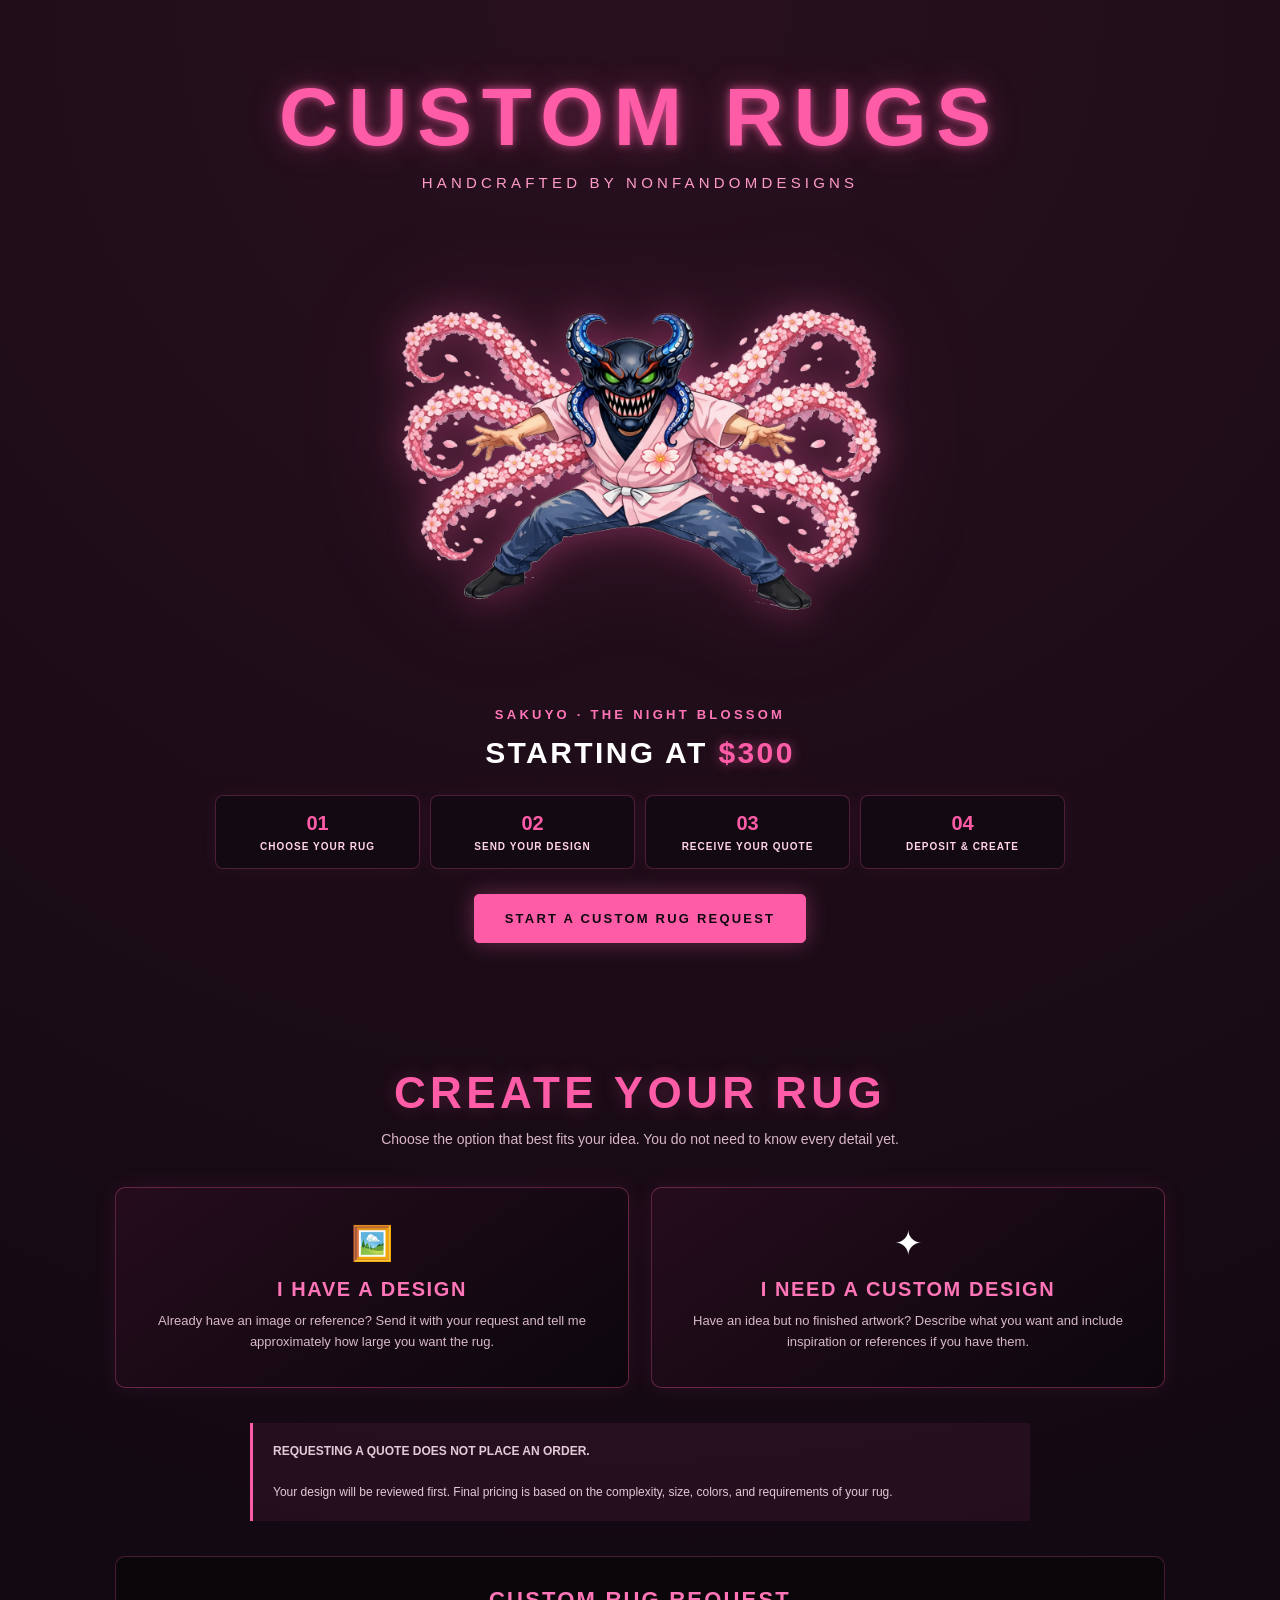
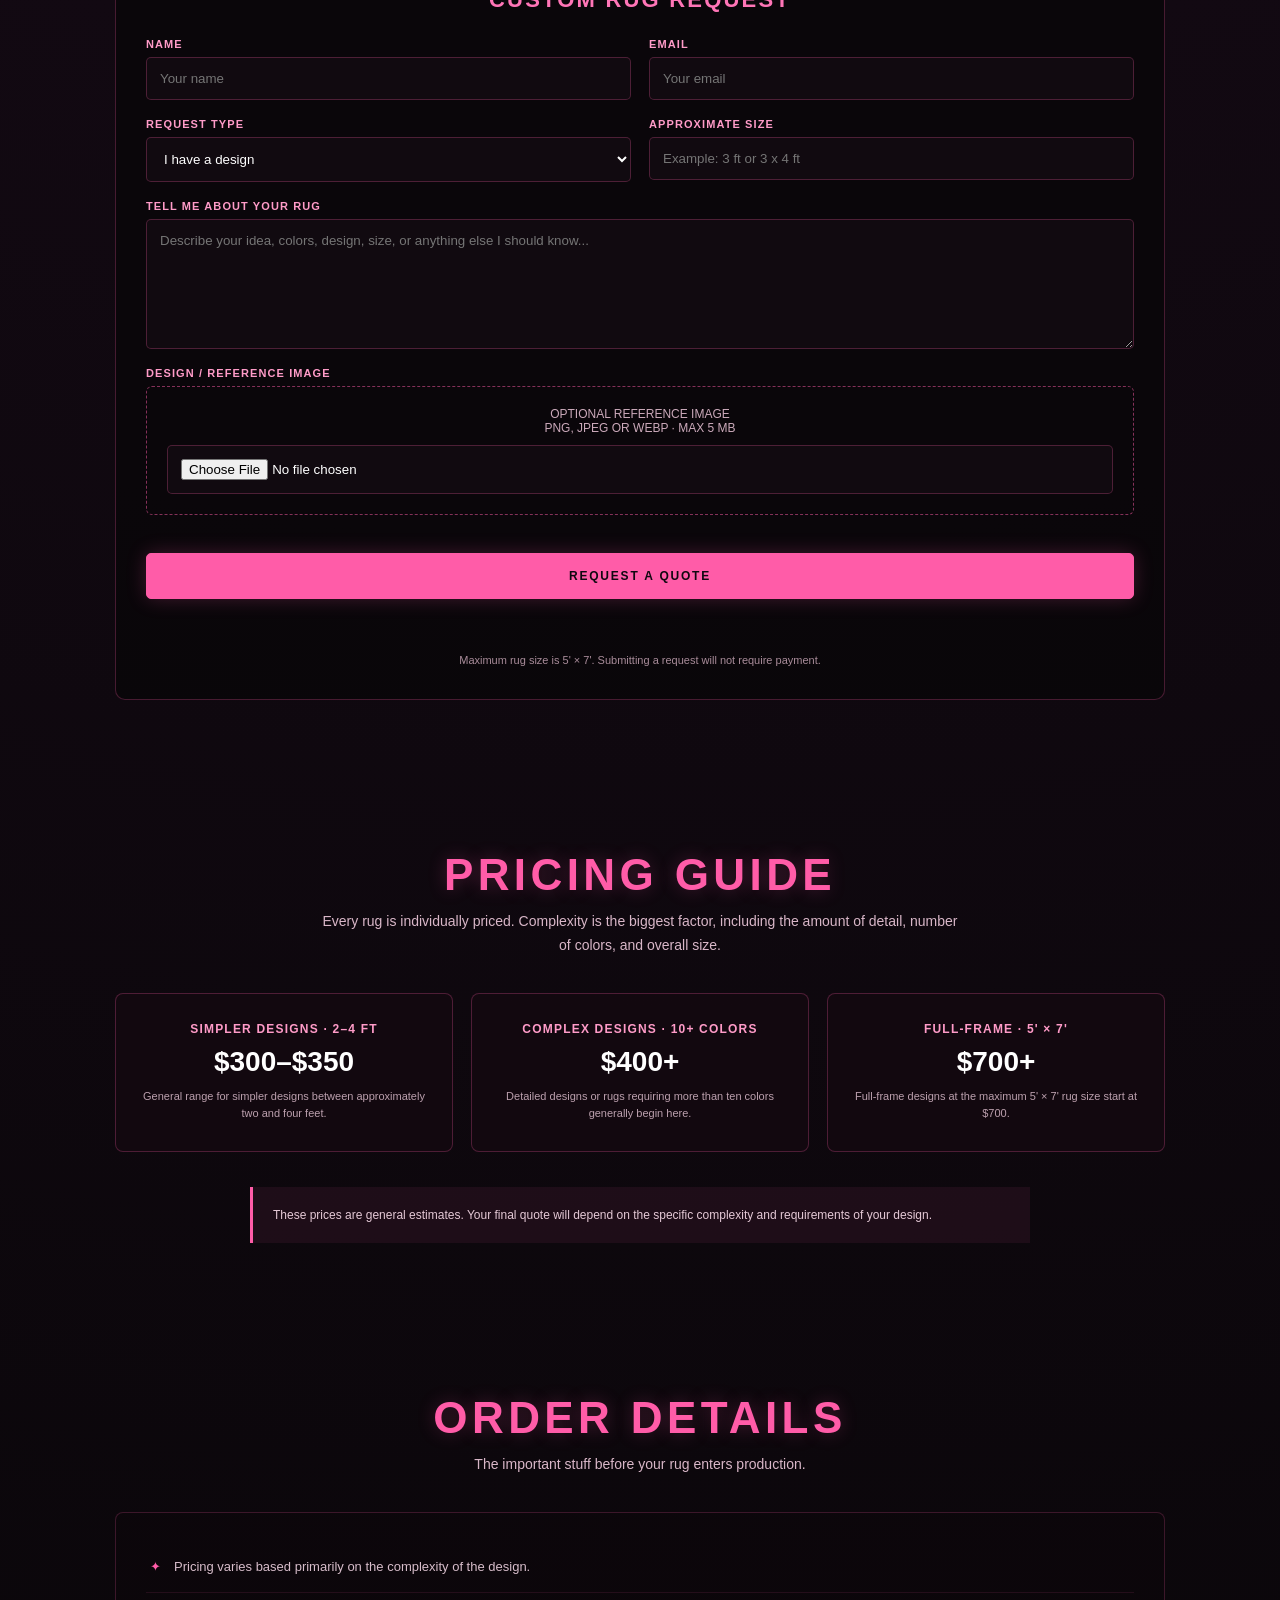
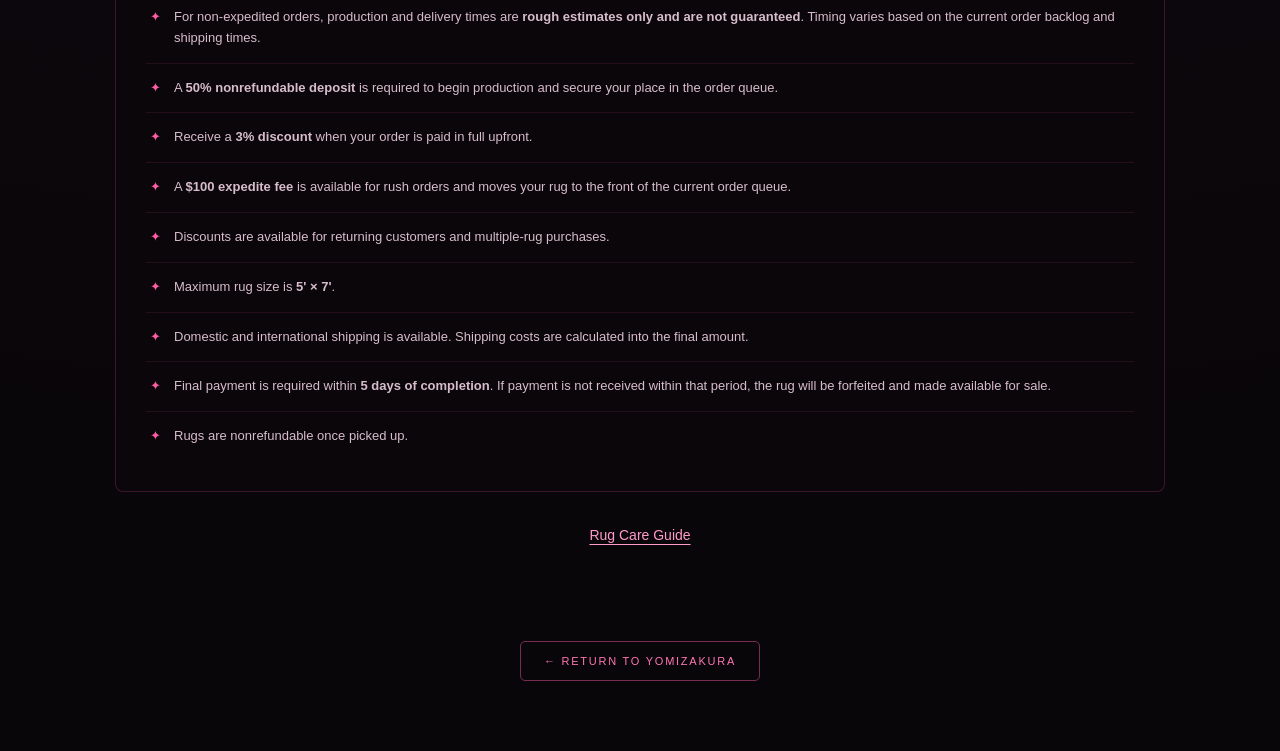
<file: custom.html>
<!DOCTYPE html>
<html lang="en">

<head>
<meta charset="UTF-8">
<meta name="viewport" content="width=device-width, initial-scale=1.0">

<title>Custom Rugs — NonFandomDesigns</title>

<script src="https://challenges.cloudflare.com/turnstile/v0/api.js" async defer></script>

<style>

/* =========================
   BASE
========================= */

* {
  box-sizing: border-box;
}

html {
  scroll-behavior: smooth;
}

body {
  margin: 0;
  background:
    radial-gradient(circle at top, #29101e 0%, #120912 42%, #080608 100%);
  color: #ffffff;
  font-family: Arial, Helvetica, sans-serif;
  min-height: 100vh;
  overflow-x: hidden;
}

a {
  text-decoration: none;
}

/* =========================
   HERO
========================= */

.hero {
  position: relative;
  min-height: 100vh;
  padding: 70px 25px 50px;
  display: flex;
  flex-direction: column;
  align-items: center;
  overflow: hidden;
}

.heroTitle {
  position: relative;
  z-index: 10;
  margin: 0;
  color: #ff5ca8;
  font-size: clamp(42px, 7vw, 82px);
  font-weight: 900;
  letter-spacing: 0.12em;
  text-align: center;
  text-shadow:
    0 0 10px rgba(255,92,168,0.75),
    0 0 35px rgba(255,92,168,0.30);
}

.heroSubtitle {
  position: relative;
  z-index: 10;
  margin-top: 10px;
  color: #ff9bc8;
  font-size: clamp(10px, 1.3vw, 15px);
  letter-spacing: 0.28em;
  text-align: center;
}

/* =========================
   SAKUYO
========================= */

.sakuyoWrap {
  position: relative;
  z-index: 5;
  width: min(850px, 95vw);
  margin-top: 15px;
  display: flex;
  justify-content: center;
}

.sakuyo {
  width: min(780px, 92vw);
  max-height: 57vh;
  object-fit: contain;
  filter:
    drop-shadow(0 0 18px rgba(255,92,168,0.35))
    drop-shadow(0 0 55px rgba(255,92,168,0.15));
  animation: sakuyoFloat 5s ease-in-out infinite;
}

@keyframes sakuyoFloat {
  0%, 100% {
    transform: translateY(0);
  }

  50% {
    transform: translateY(-8px);
  }
}

.sakuyoLabel {
  margin-top: -12px;
  position: relative;
  z-index: 10;
  color: #ff75b7;
  font-size: 13px;
  font-weight: 700;
  letter-spacing: 0.25em;
  text-align: center;
}

/* =========================
   STARTING PRICE
========================= */

.startingPrice {
  position: relative;
  z-index: 10;
  margin-top: 14px;
  color: #ffffff;
  font-size: clamp(21px, 3vw, 30px);
  font-weight: 800;
  letter-spacing: 0.08em;
  text-align: center;
}

.startingPrice span {
  color: #ff5ca8;
  text-shadow: 0 0 12px rgba(255,92,168,0.5);
}

/* =========================
   SIMPLE PROCESS
========================= */

.process {
  position: relative;
  z-index: 10;
  width: min(850px, 92vw);
  margin-top: 25px;
  display: grid;
  grid-template-columns: repeat(4, 1fr);
  gap: 10px;
}

.step {
  padding: 16px 10px;
  border: 1px solid rgba(255,92,168,0.25);
  border-radius: 8px;
  background: rgba(17,8,16,0.75);
  text-align: center;
  box-shadow: 0 0 18px rgba(255,92,168,0.06);
}

.stepNumber {
  color: #ff5ca8;
  font-size: 20px;
  font-weight: 900;
}

.stepText {
  margin-top: 6px;
  color: #ffd4e7;
  font-size: 10px;
  font-weight: 700;
  letter-spacing: 0.10em;
}

/* =========================
   MAIN CTA
========================= */

.mainCTA {
  position: relative;
  z-index: 10;
  display: inline-block;
  margin-top: 25px;
  padding: 16px 30px;
  border: 1px solid #ff5ca8;
  border-radius: 5px;
  background: #ff5ca8;
  color: #100810;
  font-size: 13px;
  font-weight: 900;
  letter-spacing: 0.17em;
  cursor: pointer;
  box-shadow: 0 0 22px rgba(255,92,168,0.35);
  transition: transform 0.3s ease, box-shadow 0.3s ease;
}

.mainCTA:hover {
  transform: scale(1.04);
  box-shadow: 0 0 35px rgba(255,92,168,0.60);
}

/* =========================
   SECTION
========================= */

.section {
  position: relative;
  width: min(1050px, 92vw);
  margin: 0 auto;
  padding: 75px 0;
}

.sectionTitle {
  margin: 0 0 10px;
  color: #ff5ca8;
  font-size: clamp(27px, 4vw, 44px);
  font-weight: 900;
  letter-spacing: 0.10em;
  text-align: center;
  text-shadow: 0 0 18px rgba(255,92,168,0.25);
}

.sectionIntro {
  max-width: 650px;
  margin: 0 auto 35px;
  color: #d9b7c8;
  font-size: 14px;
  line-height: 1.7;
  text-align: center;
}

/* =========================
   REQUEST OPTIONS
========================= */

.requestChoices {
  display: grid;
  grid-template-columns: repeat(2, minmax(0, 1fr));
  gap: 22px;
}

.choice {
  padding: 35px 25px;
  border: 1px solid rgba(255,92,168,0.32);
  border-radius: 10px;
  background:
    linear-gradient(
      145deg,
      rgba(38,13,29,0.95),
      rgba(12,7,12,0.95)
    );
  text-align: center;
  box-shadow: 0 0 25px rgba(255,92,168,0.08);
}

.choiceIcon {
  font-size: 34px;
}

.choice h3 {
  margin: 15px 0 10px;
  color: #ff75b7;
  font-size: 20px;
  letter-spacing: 0.08em;
}

.choice p {
  margin: 0;
  color: #d8b9c8;
  font-size: 13px;
  line-height: 1.6;
}

/* =========================
   QUOTE NOTICE
========================= */

.quoteNotice {
  width: min(780px, 92vw);
  margin: 35px auto 0;
  padding: 18px 20px;
  border-left: 3px solid #ff5ca8;
  background: rgba(255,92,168,0.07);
  color: #e5c9d6;
  font-size: 12px;
  line-height: 1.7;
}

/* =========================
   FORM
========================= */

.formBox {
  margin-top: 35px;
  padding: 30px;
  border: 1px solid rgba(255,92,168,0.25);
  border-radius: 10px;
  background: rgba(10,6,10,0.88);
}

.formTitle {
  margin: 0 0 25px;
  color: #ff75b7;
  font-size: 22px;
  letter-spacing: 0.10em;
  text-align: center;
}

.formGrid {
  display: grid;
  grid-template-columns: repeat(2, minmax(0, 1fr));
  gap: 18px;
}

.formGroup {
  display: flex;
  flex-direction: column;
  gap: 7px;
}

.formGroup.full {
  grid-column: 1 / -1;
}

.formGroup label {
  color: #ff9bc8;
  font-size: 11px;
  font-weight: 700;
  letter-spacing: 0.10em;
}

.formGroup input,
.formGroup select,
.formGroup textarea {
  width: 100%;
  padding: 13px;
  border: 1px solid rgba(255,92,168,0.25);
  border-radius: 5px;
  background: #110a10;
  color: #ffffff;
  font-family: Arial, Helvetica, sans-serif;
  outline: none;
}

.formGroup textarea {
  min-height: 130px;
  resize: vertical;
}

.formGroup input:focus,
.formGroup select:focus,
.formGroup textarea:focus {
  border-color: #ff5ca8;
  box-shadow: 0 0 12px rgba(255,92,168,0.15);
}

.uploadBox {
  padding: 20px;
  border: 1px dashed rgba(255,92,168,0.5);
  border-radius: 6px;
  color: #cba9ba;
  font-size: 12px;
  text-align: center;
}

.uploadBox input {
  margin-top: 10px;
}

.formNote {
  margin-top: 18px;
  color: #a98c9a;
  font-size: 11px;
  line-height: 1.6;
  text-align: center;
}

.formButton {
  display: block;
  width: 100%;
  margin-top: 20px;
  padding: 15px;
  border: 1px solid #ff5ca8;
  border-radius: 5px;
  background: #ff5ca8;
  color: #100810;
  font-size: 12px;
  font-weight: 900;
  letter-spacing: 0.15em;
  cursor: pointer;
  box-shadow: 0 0 20px rgba(255,92,168,0.22);
}

.formButton:disabled {
  opacity: 0.55;
  cursor: wait;
}

.formStatus {
  min-height: 20px;
  margin-top: 15px;
  font-size: 12px;
  line-height: 1.5;
  text-align: center;
}

.formStatus.success {
  color: #9cffbd;
}

.formStatus.error {
  color: #ff9bb8;
}

.honeypot {
  position: absolute !important;
  left: -9999px !important;
  width: 1px !important;
  height: 1px !important;
  overflow: hidden !important;
}

/* =========================
   PRICING
========================= */

.pricingGrid {
  display: grid;
  grid-template-columns: repeat(3, minmax(0, 1fr));
  gap: 18px;
  margin-top: 35px;
}

.priceCard {
  padding: 28px 20px;
  border: 1px solid rgba(255,92,168,0.25);
  border-radius: 8px;
  background: rgba(20,9,17,0.8);
  text-align: center;
}

.priceType {
  color: #ff9bc8;
  font-size: 12px;
  font-weight: 700;
  letter-spacing: 0.10em;
}

.price {
  margin: 10px 0;
  color: #ffffff;
  font-size: 28px;
  font-weight: 900;
}

.priceDescription {
  color: #bca0ae;
  font-size: 11px;
  line-height: 1.6;
}

/* =========================
   POLICIES
========================= */

.policyBox {
  margin-top: 35px;
  padding: 30px;
  border: 1px solid rgba(255,92,168,0.20);
  border-radius: 8px;
  background: rgba(12,7,11,0.75);
}

.policy {
  position: relative;
  padding: 14px 10px 14px 28px;
  border-bottom: 1px solid rgba(255,92,168,0.10);
  color: #d7bdca;
  font-size: 13px;
  line-height: 1.6;
}

.policy:last-child {
  border-bottom: 0;
}

.policy::before {
  content: "✦";
  position: absolute;
  left: 4px;
  color: #ff5ca8;
}

/* =========================
   RETURN BUTTON
========================= */

.returnWrap {
  padding: 10px 20px 70px;
  text-align: center;
}

.returnButton {
  display: inline-block;
  padding: 13px 23px;
  border: 1px solid rgba(255,92,168,0.45);
  border-radius: 5px;
  color: #ff75b7;
  font-size: 11px;
  letter-spacing: 0.16em;
}

/* =========================
   PETALS
========================= */

.petal {
  position: fixed;
  top: -30px;
  width: 7px;
  height: 10px;
  background: #ff79b8;
  border-radius: 70% 30% 70% 30%;
  opacity: 0.5;
  pointer-events: none;
  z-index: 1;
  animation: petalFall linear infinite;
}

.p1 { left: 8%; animation-duration: 10s; }
.p2 { left: 24%; animation-duration: 13s; animation-delay: 2s; }
.p3 { left: 45%; animation-duration: 9s; animation-delay: 4s; }
.p4 { left: 68%; animation-duration: 12s; animation-delay: 1s; }
.p5 { left: 88%; animation-duration: 11s; animation-delay: 3s; }

@keyframes petalFall {
  0% {
    transform: translate(0, -30px) rotate(0deg);
  }

  50% {
    transform: translate(35px, 50vh) rotate(180deg);
  }

  100% {
    transform: translate(-20px, 110vh) rotate(360deg);
  }
}

/* =========================
   MOBILE
========================= */

@media (max-width: 700px) {

  .hero {
    min-height: auto;
    padding: 50px 18px 55px;
  }

  .heroTitle {
    font-size: 38px;
    letter-spacing: 0.08em;
  }

  .heroSubtitle {
    font-size: 8px;
    letter-spacing: 0.20em;
  }

  .sakuyo {
    width: 100%;
    max-height: 42vh;
  }

  .process {
    grid-template-columns: repeat(2, 1fr);
    width: 100%;
  }

  .mainCTA {
    width: 100%;
    text-align: center;
  }

  .section {
    width: 90vw;
    padding: 55px 0;
  }

  .requestChoices,
  .formGrid,
  .pricingGrid {
    grid-template-columns: 1fr;
  }

  .formGroup.full {
    grid-column: auto;
  }

  .formBox {
    padding: 22px 16px;
  }
}


.rugCareGuide {
  margin: 22px 0 0;
  text-align: center;
  font-size: 14px;
  line-height: 1.6;
}
.rugCareGuide a {
  display: inline-block;
  padding: 10px 8px;
  color: #ff9bca;
  text-decoration: underline;
  text-underline-offset: 4px;
}
.rugCareGuide a:hover { color: #fff; }
.rugCareGuide a:focus-visible {
  outline: 2px solid currentColor;
  outline-offset: 3px;
}

</style>
</head>

<body>

<div class="petal p1"></div>
<div class="petal p2"></div>
<div class="petal p3"></div>
<div class="petal p4"></div>
<div class="petal p5"></div>

<section class="hero">

  <h1 class="heroTitle">CUSTOM RUGS</h1>

  <div class="heroSubtitle">
    HANDCRAFTED BY NONFANDOMDESIGNS
  </div>

  <div class="sakuyoWrap">
    <img
      class="sakuyo"
      src="./IMG_8961.PNG"
      alt="Sakuyo"
    >
  </div>

  <div class="sakuyoLabel">
    SAKUYO · THE NIGHT BLOSSOM
  </div>

  <div class="startingPrice">
    STARTING AT <span>$300</span>
  </div>

  <div class="process">

    <div class="step">
      <div class="stepNumber">01</div>
      <div class="stepText">CHOOSE YOUR RUG</div>
    </div>

    <div class="step">
      <div class="stepNumber">02</div>
      <div class="stepText">SEND YOUR DESIGN</div>
    </div>

    <div class="step">
      <div class="stepNumber">03</div>
      <div class="stepText">RECEIVE YOUR QUOTE</div>
    </div>

    <div class="step">
      <div class="stepNumber">04</div>
      <div class="stepText">DEPOSIT &amp; CREATE</div>
    </div>

  </div>

  <a class="mainCTA" href="#request">
    START A CUSTOM RUG REQUEST
  </a>

</section>

<section class="section" id="request">

  <h2 class="sectionTitle">CREATE YOUR RUG</h2>

  <p class="sectionIntro">
    Choose the option that best fits your idea.
    You do not need to know every detail yet.
  </p>

  <div class="requestChoices">

    <div class="choice">
      <div class="choiceIcon">🖼️</div>
      <h3>I HAVE A DESIGN</h3>
      <p>
        Already have an image or reference?
        Send it with your request and tell me
        approximately how large you want the rug.
      </p>
    </div>

    <div class="choice">
      <div class="choiceIcon">✦</div>
      <h3>I NEED A CUSTOM DESIGN</h3>
      <p>
        Have an idea but no finished artwork?
        Describe what you want and include
        inspiration or references if you have them.
      </p>
    </div>

  </div>

  <div class="quoteNotice">
    <strong>REQUESTING A QUOTE DOES NOT PLACE AN ORDER.</strong>
    <br><br>
    Your design will be reviewed first.
    Final pricing is based on the complexity,
    size, colors, and requirements of your rug.
  </div>

  <div class="formBox">

    <h3 class="formTitle">
      CUSTOM RUG REQUEST
    </h3>

    <form id="rugRequestForm">

      <input type="hidden" name="id" id="requestId">

      <div class="honeypot" aria-hidden="true">
        <label for="website">Website</label>
        <input
          type="text"
          id="website"
          name="website"
          tabindex="-1"
          autocomplete="off"
        >
      </div>

      <div class="formGrid">

        <div class="formGroup">
          <label for="customerName">NAME</label>
          <input
            id="customerName"
            name="name"
            type="text"
            placeholder="Your name"
            maxlength="100"
            required
          >
        </div>

        <div class="formGroup">
          <label for="customerEmail">EMAIL</label>
          <input
            id="customerEmail"
            name="email"
            type="email"
            placeholder="Your email"
            maxlength="254"
            required
          >
        </div>

        <div class="formGroup">
          <label for="requestType">REQUEST TYPE</label>

          <select
            id="requestType"
            name="request_type"
            required
          >
            <option value="I have a design">
              I have a design
            </option>

            <option value="I need a custom design">
              I need a custom design
            </option>
          </select>
        </div>

        <div class="formGroup">
          <label for="rugSize">
            APPROXIMATE SIZE
          </label>

          <input
            id="rugSize"
            name="size"
            type="text"
            placeholder="Example: 3 ft or 3 x 4 ft"
            maxlength="100"
          >
        </div>

        <div class="formGroup full">

          <label for="rugDescription">
            TELL ME ABOUT YOUR RUG
          </label>

          <textarea
            id="rugDescription"
            name="description"
            minlength="10"
            maxlength="5000"
            placeholder="Describe your idea, colors, design, size, or anything else I should know..."
            required
          ></textarea>

        </div>

        <div class="formGroup full">

          <label for="referenceImage">
            DESIGN / REFERENCE IMAGE
          </label>

          <div class="uploadBox">

            OPTIONAL REFERENCE IMAGE
            <br>
            PNG, JPEG OR WEBP · MAX 5 MB

            <br>

            <input
              id="referenceImage"
              name="reference"
              type="file"
              accept="image/png,image/jpeg,image/webp"
            >

          </div>

        </div>

        <div class="formGroup full">

          <div
            class="cf-turnstile"
            data-sitekey="0x4AAAAAAFFm4NqBS5jWGHXP"
            data-action="design-request"
            data-theme="dark"
          ></div>

        </div>

      </div>

      <button
        class="formButton"
        id="submitButton"
        type="submit"
      >
        REQUEST A QUOTE
      </button>

      <div
        id="formStatus"
        class="formStatus"
        role="status"
        aria-live="polite"
      ></div>

      <div class="formNote">
        Maximum rug size is 5' × 7'.
        Submitting a request will not require payment.
      </div>

    </form>

  </div>

</section>

<section class="section">

  <h2 class="sectionTitle">
    PRICING GUIDE
  </h2>

  <p class="sectionIntro">
    Every rug is individually priced.
    Complexity is the biggest factor,
    including the amount of detail,
    number of colors, and overall size.
  </p>

  <div class="pricingGrid">

    <div class="priceCard">

      <div class="priceType">
        SIMPLER DESIGNS · 2–4 FT
      </div>

      <div class="price">
        $300–$350
      </div>

      <div class="priceDescription">
        General range for simpler designs
        between approximately two and four feet.
      </div>

    </div>

    <div class="priceCard">

      <div class="priceType">
        COMPLEX DESIGNS · 10+ COLORS
      </div>

      <div class="price">
        $400+
      </div>

      <div class="priceDescription">
        Detailed designs or rugs requiring
        more than ten colors generally begin here.
      </div>

    </div>

    <div class="priceCard">

      <div class="priceType">
        FULL-FRAME · 5' × 7'
      </div>

      <div class="price">
        $700+
      </div>

      <div class="priceDescription">
        Full-frame designs at the maximum
        5' × 7' rug size start at $700.
      </div>

    </div>

  </div>

  <div class="quoteNotice">
    These prices are general estimates.
    Your final quote will depend on the
    specific complexity and requirements
    of your design.
  </div>

</section>

<section class="section">

  <h2 class="sectionTitle">
    ORDER DETAILS
  </h2>

  <p class="sectionIntro">
    The important stuff before your rug
    enters production.
  </p>

  <div class="policyBox">

    <div class="policy">
      Pricing varies based primarily on
      the complexity of the design.
    </div>

    <div class="policy">
      For non-expedited orders, production and delivery times are
      <strong>rough estimates only and are not guaranteed</strong>.
      Timing varies based on the current order backlog and shipping times.
    </div>

    <div class="policy">
      A <strong>50% nonrefundable deposit</strong>
      is required to begin production and
      secure your place in the order queue.
    </div>

    <div class="policy">
      Receive a <strong>3% discount</strong>
      when your order is paid in full upfront.
    </div>

    <div class="policy">
      A <strong>$100 expedite fee</strong>
      is available for rush orders and moves
      your rug to the front of the current
      order queue.
    </div>

    <div class="policy">
      Discounts are available for
      returning customers and
      multiple-rug purchases.
    </div>

    <div class="policy">
      Maximum rug size is
      <strong>5' × 7'</strong>.
    </div>

    <div class="policy">
      Domestic and international shipping
      is available. Shipping costs are
      calculated into the final amount.
    </div>

    <div class="policy">
      Final payment is required within
      <strong>5 days of completion</strong>.
      If payment is not received within that
      period, the rug will be forfeited
      and made available for sale.
    </div>

    <div class="policy">
      Rugs are nonrefundable
      once picked up.
    </div>

  </div>

  <p class="rugCareGuide"><a href="contact.html#rug-care">Rug Care Guide</a></p>

</section>

<div class="returnWrap">

  <a
    class="returnButton"
    href="index.html"
  >
    ← RETURN TO YOMIZAKURA
  </a>

</div>

<script>

const FORM_ENDPOINT =
  "https://pftinyifojpzmwcafuxq.supabase.co/functions/v1/submit-request";

const SUPABASE_PUBLISHABLE_KEY =
  "sb_publishable_KtH4SKNzy7q9mpKoEoxFIQ_tjWrdS5r";

const form =
  document.getElementById("rugRequestForm");

const submitButton =
  document.getElementById("submitButton");

const formStatus =
  document.getElementById("formStatus");

const requestId =
  document.getElementById("requestId");

const referenceImage =
  document.getElementById("referenceImage");


function newRequestId() {

  if (
    window.crypto &&
    typeof window.crypto.randomUUID === "function"
  ) {
    return window.crypto.randomUUID();
  }

  return "xxxxxxxx-xxxx-4xxx-yxxx-xxxxxxxxxxxx"
    .replace(/[xy]/g, function(character) {

      const random =
        Math.random() * 16 | 0;

      const value =
        character === "x"
          ? random
          : (random & 0x3 | 0x8);

      return value.toString(16);

    });

}


function setNewRequestId() {
  requestId.value = newRequestId();
}


function showStatus(message, type = "") {

  formStatus.textContent = message;

  formStatus.className =
    "formStatus" +
    (type ? " " + type : "");

}


setNewRequestId();


referenceImage.addEventListener(
  "change",
  function() {

    const file =
      referenceImage.files[0];

    if (!file) {
      return;
    }

    const allowedTypes = [
      "image/png",
      "image/jpeg",
      "image/webp"
    ];

    if (!allowedTypes.includes(file.type)) {

      referenceImage.value = "";

      showStatus(
        "Please choose a PNG, JPEG or WebP image.",
        "error"
      );

      return;
    }

    if (file.size > 5 * 1024 * 1024) {

      referenceImage.value = "";

      showStatus(
        "Please choose an image smaller than 5 MB.",
        "error"
      );

      return;
    }

    showStatus("");

  }
);


form.addEventListener(
  "submit",
  async function(event) {

    event.preventDefault();

    showStatus("");

    const file =
      referenceImage.files[0];

    if (
      file &&
      file.size > 5 * 1024 * 1024
    ) {

      showStatus(
        "Please choose an image smaller than 5 MB.",
        "error"
      );

      return;
    }


    const turnstileResponse =
      form.querySelector(
        '[name="cf-turnstile-response"]'
      );


    if (
      !turnstileResponse ||
      !turnstileResponse.value
    ) {

      showStatus(
        "Please complete the verification before submitting.",
        "error"
      );

      return;
    }


    submitButton.disabled = true;

    submitButton.textContent =
      "SENDING REQUEST...";


    try {

      const formData =
        new FormData(form);


      const response =
        await fetch(
          FORM_ENDPOINT,
          {
            method: "POST",

            headers: {
              "apikey":
                SUPABASE_PUBLISHABLE_KEY
            },

            body: formData
          }
        );


      let result = {};

      try {
        result = await response.json();
      } catch {
        result = {};
      }


      if (!response.ok) {

        throw new Error(
          result.error ||
          "Your request could not be submitted. Please try again."
        );

      }


      showStatus(
        "Your rug request was sent successfully! I’ll review your design and contact you using the email you provided.",
        "success"
      );


      form.reset();

      setNewRequestId();


      if (
        window.turnstile &&
        typeof window.turnstile.reset === "function"
      ) {
        window.turnstile.reset();
      }


    } catch (error) {

      showStatus(
        error.message ||
        "We could not confirm your submission. Your details are still here; please try again.",
        "error"
      );

    } finally {

      submitButton.disabled = false;

      submitButton.textContent =
        "REQUEST A QUOTE";

    }

  }
);

</script>

</body>
</html>
</file>
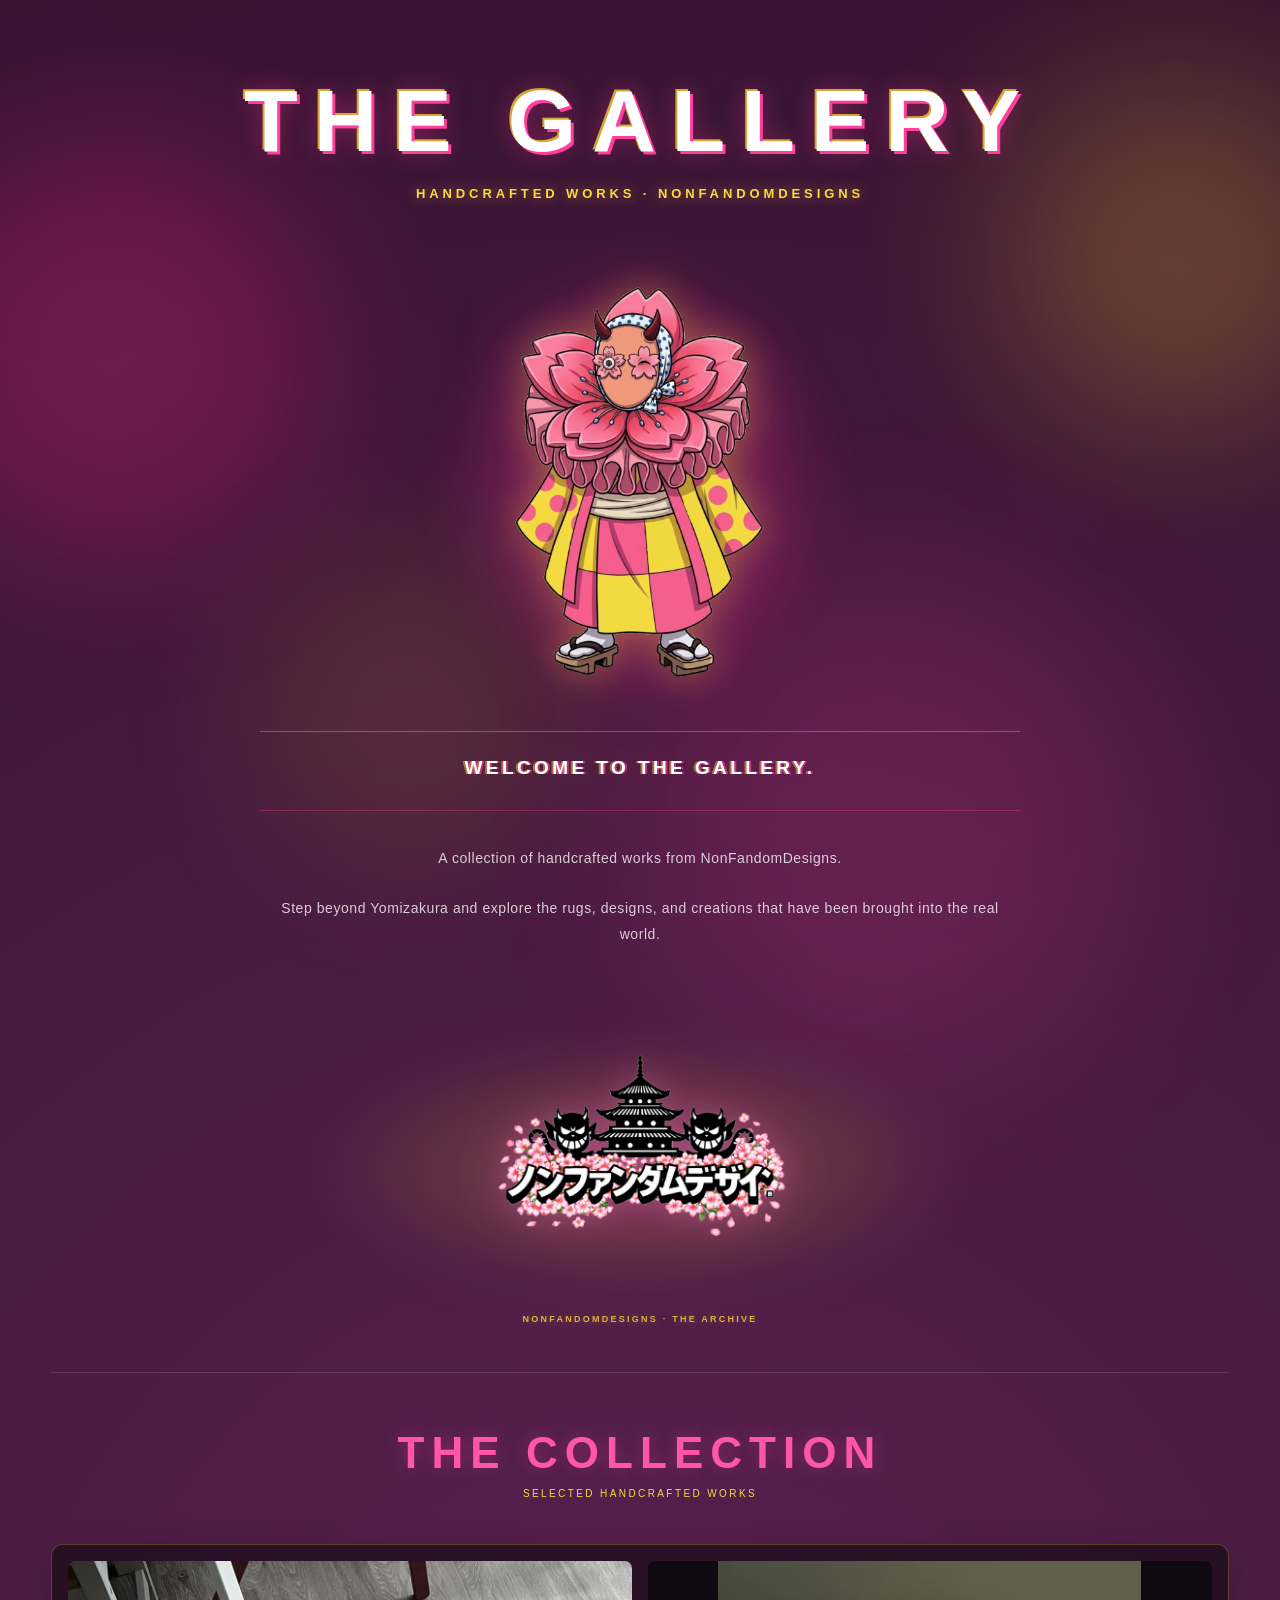
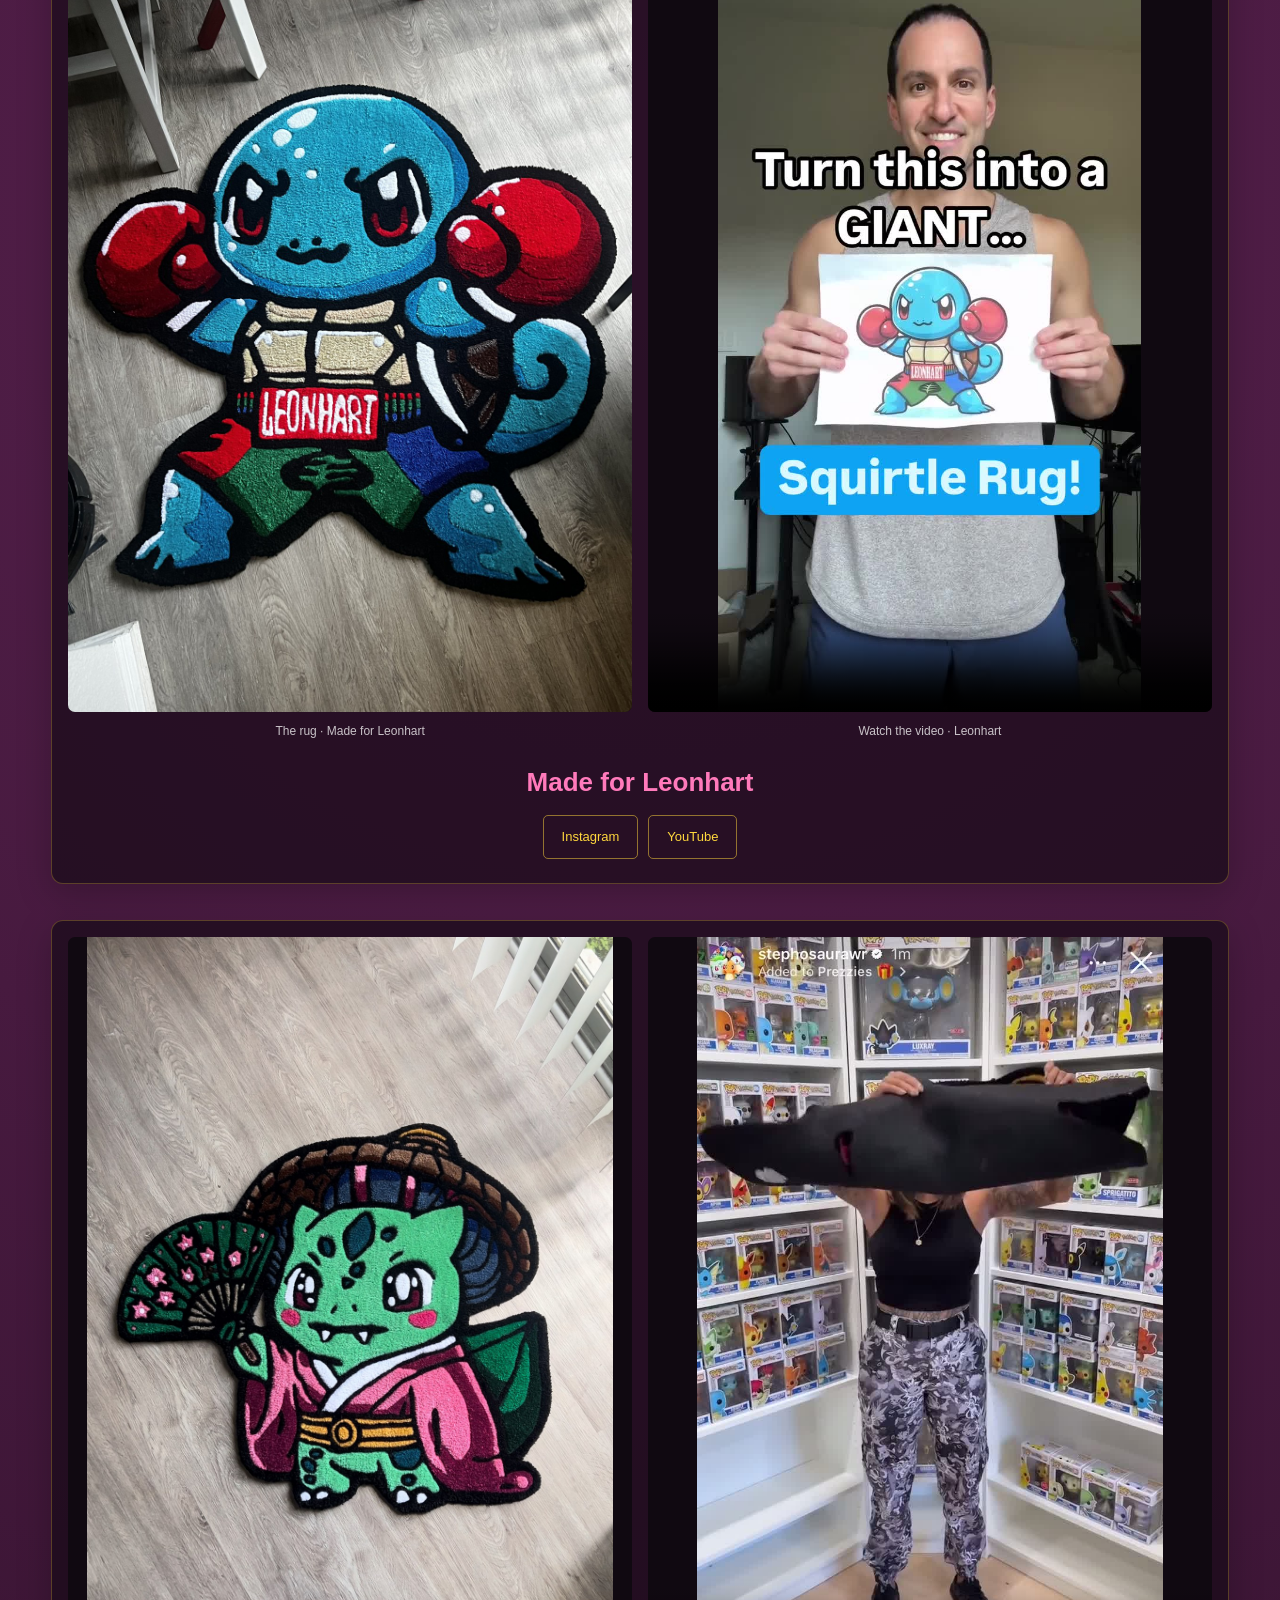
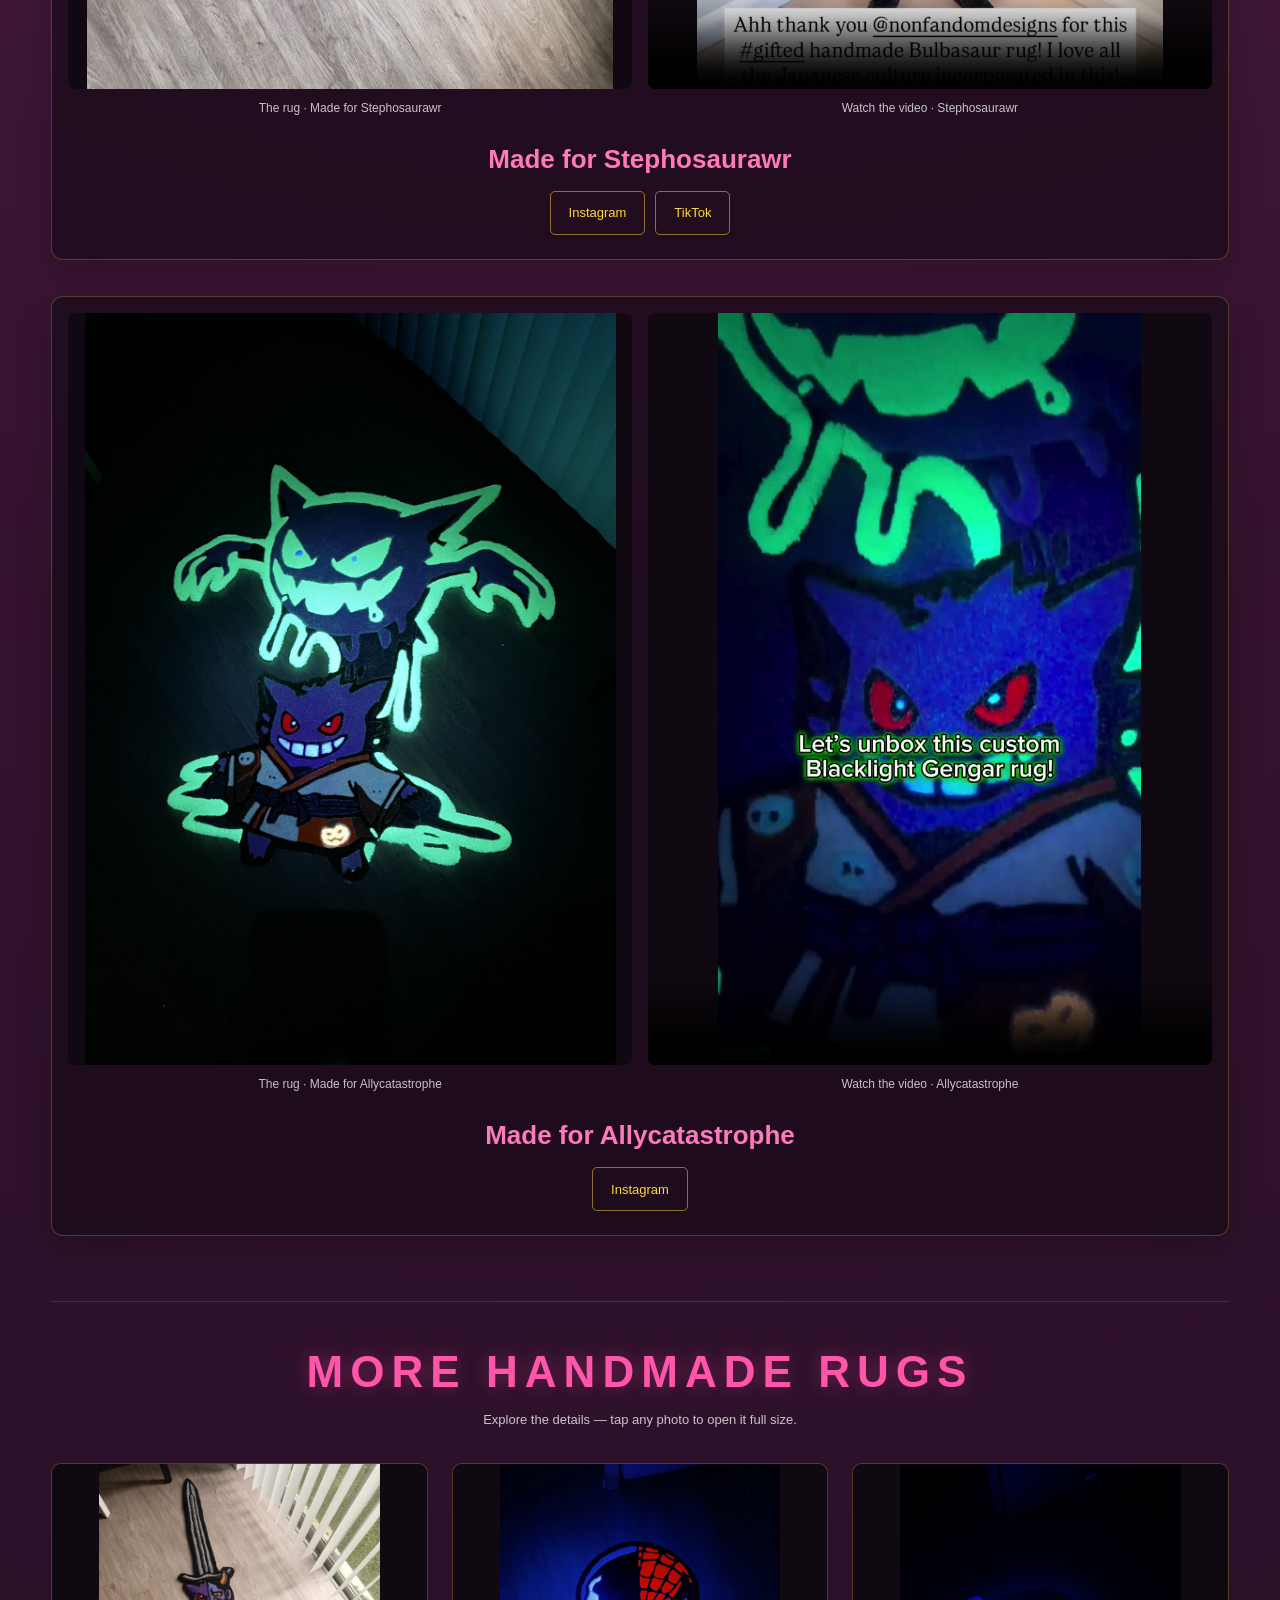
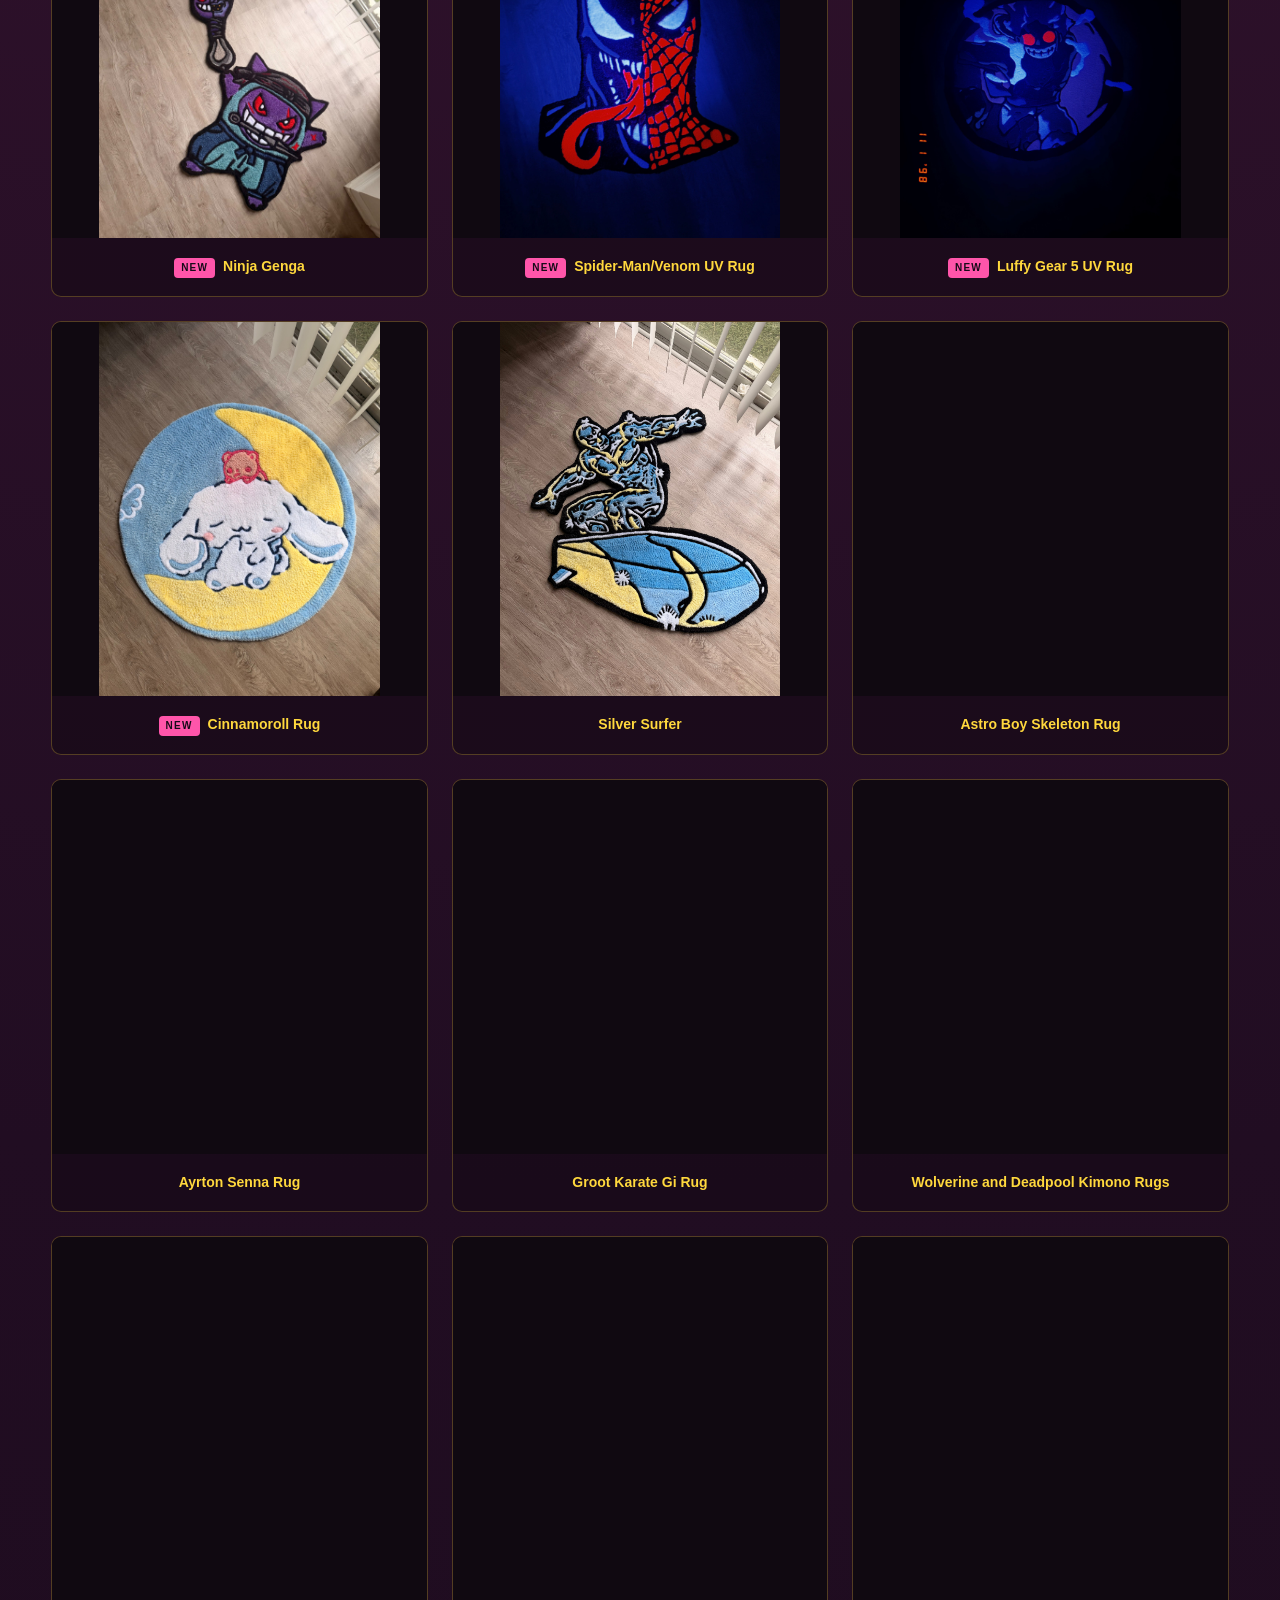
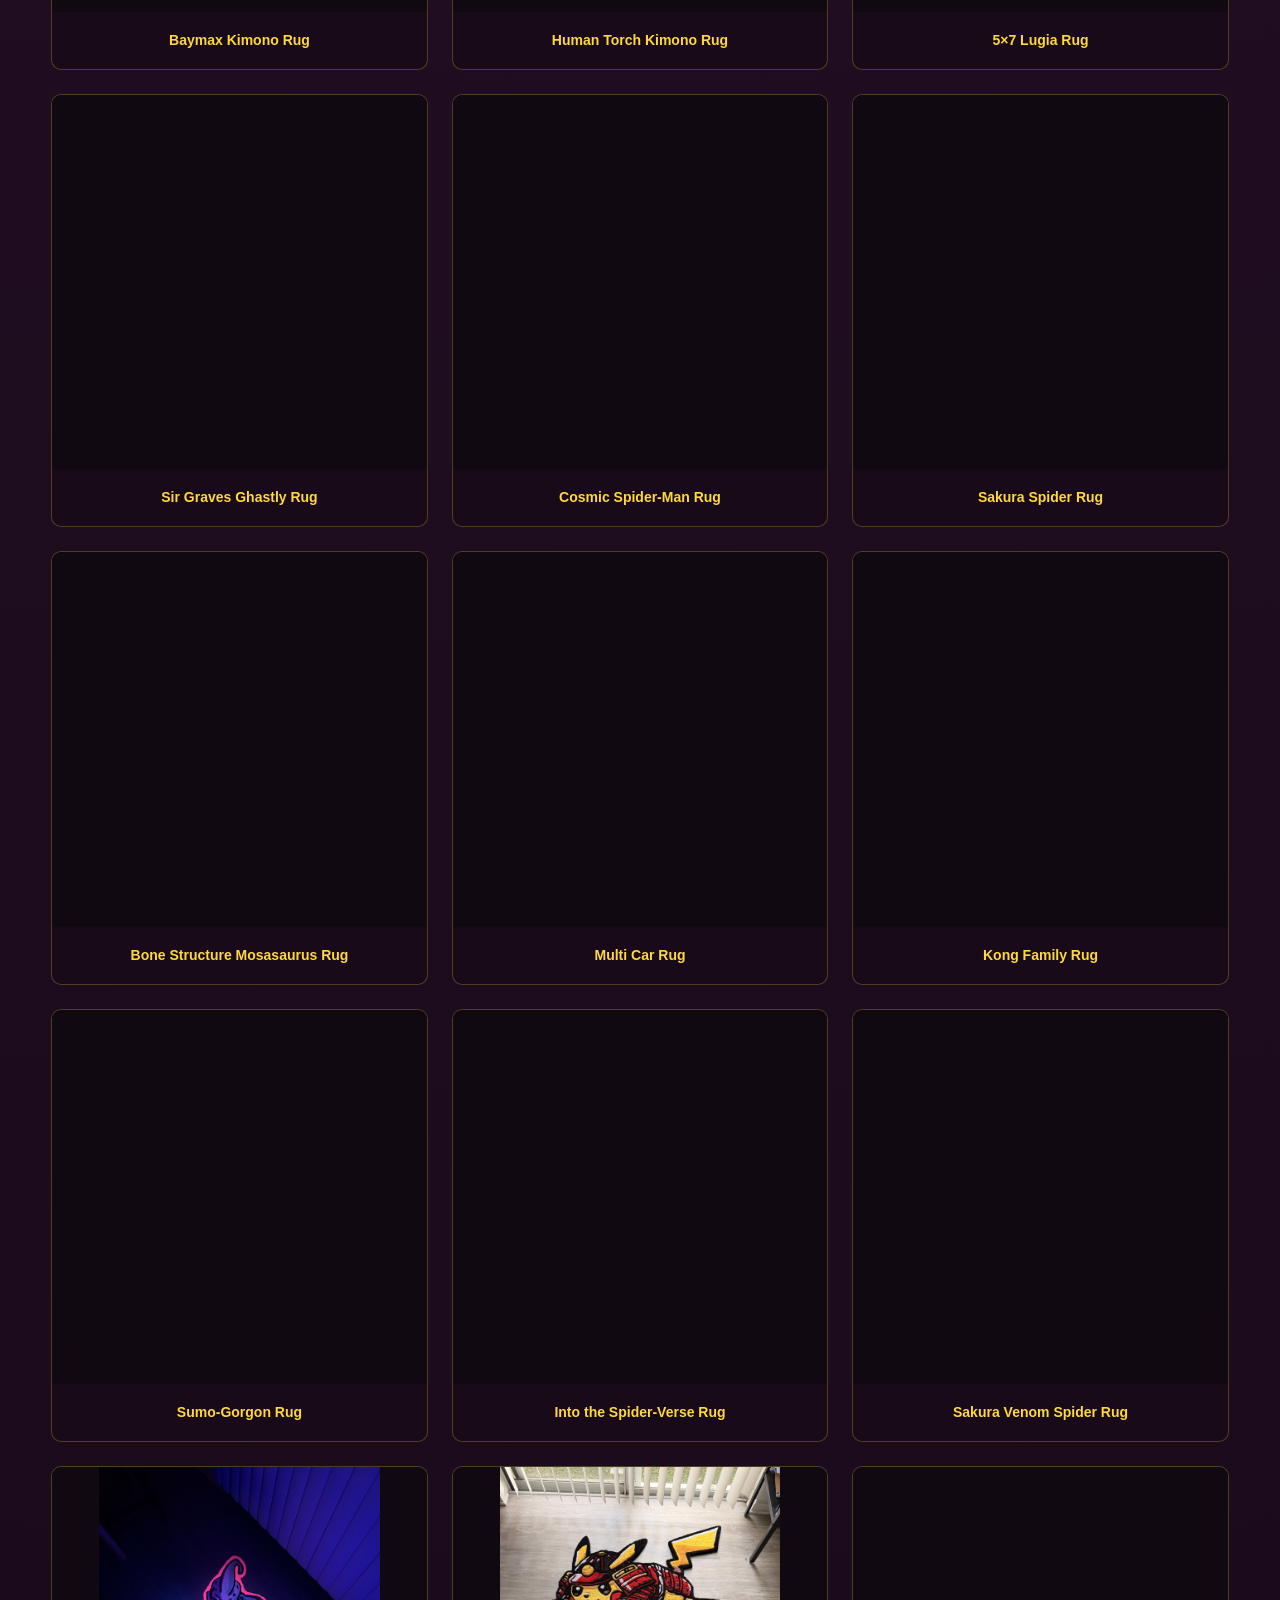
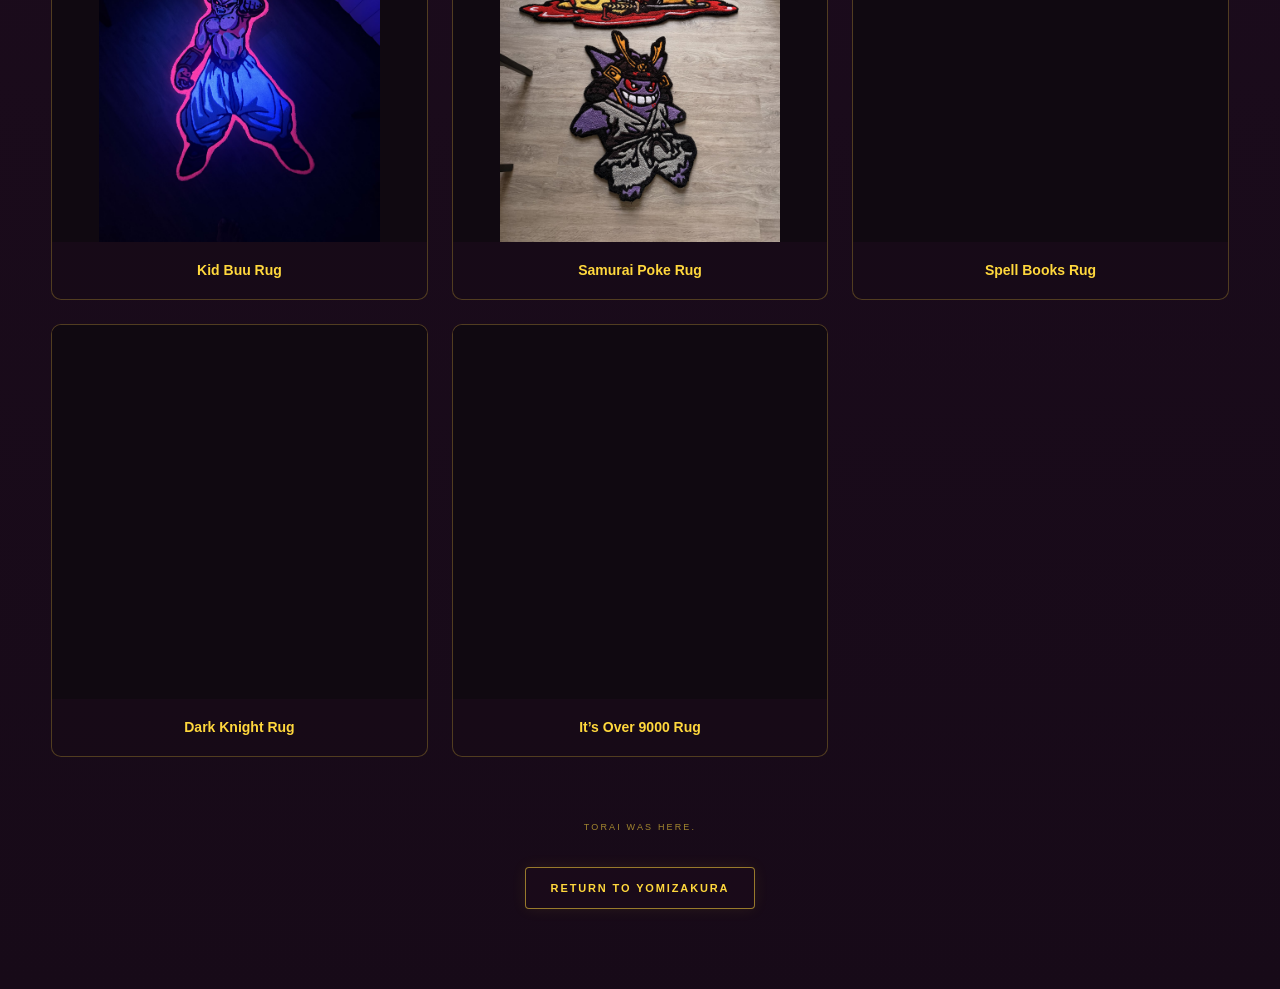
<file: gallery.html>
<!DOCTYPE html>
<html lang="en">
<head>
<meta charset="UTF-8">
<meta name="viewport" content="width=device-width, initial-scale=1.0">

<title>The Gallery — NonFandomDesigns</title>

<style>

/* =========================
   BASE
========================= */

html {
  scroll-behavior: smooth;
}

html,
body {
  margin: 0;
  padding: 0;

  width: 100%;
  min-height: 100%;

  background: #210d22;

  font-family:
    Arial,
    Helvetica,
    sans-serif;

  color: white;
}

body {
  overflow-x: hidden;
}

/* =========================
   GALLERY WORLD
========================= */

.galleryWorld {
  position: relative;

  width: 100%;
  min-height: 100vh;

  overflow: hidden;

  background:
    radial-gradient(
      circle at 50% 20%,
      #59214f 0%,
      #35132f 28%,
      #210d22 58%,
      #170a18 100%
    );
}

/* =========================
   MOVING COLOR LIGHTS
========================= */

.glow {
  position: fixed;

  border-radius: 50%;

  filter: blur(85px);

  pointer-events: none;

  z-index: 0;

  opacity: 0.45;
}

.glowPinkOne {
  width: 420px;
  height: 420px;

  left: -100px;
  top: 15%;

  background:
    rgba(255, 39, 146, 0.58);

  animation:
    pinkMoveOne 12s ease-in-out infinite;
}

.glowYellowOne {
  width: 360px;
  height: 360px;

  right: -80px;
  top: 8%;

  background:
    rgba(255, 218, 40, 0.50);

  animation:
    yellowMoveOne 14s ease-in-out infinite;
}

.glowPinkTwo {
  width: 520px;
  height: 520px;

  right: 10%;
  bottom: -180px;

  background:
    rgba(255, 70, 168, 0.34);

  animation:
    pinkMoveTwo 16s ease-in-out infinite;
}

.glowYellowTwo {
  width: 300px;
  height: 300px;

  left: 20%;
  bottom: 5%;

  background:
    rgba(255, 213, 44, 0.25);

  animation:
    yellowMoveTwo 13s ease-in-out infinite;
}

@keyframes pinkMoveOne {

  0%,
  100% {
    transform:
      translate(0, 0)
      scale(1);
  }

  50% {
    transform:
      translate(170px, 100px)
      scale(1.2);
  }
}

@keyframes yellowMoveOne {

  0%,
  100% {
    transform:
      translate(0, 0)
      scale(1);
  }

  50% {
    transform:
      translate(-180px, 130px)
      scale(1.18);
  }
}

@keyframes pinkMoveTwo {

  0%,
  100% {
    transform:
      translate(0, 0)
      scale(1);
  }

  50% {
    transform:
      translate(-130px, -100px)
      scale(1.15);
  }
}

@keyframes yellowMoveTwo {

  0%,
  100% {
    transform:
      translate(0, 0)
      scale(1);
  }

  50% {
    transform:
      translate(120px, -120px)
      scale(1.25);
  }
}

/* =========================
   FAINT FOURTH-WALL GRID
========================= */

.gridOverlay {
  position: fixed;

  inset: 0;

  z-index: 1;

  pointer-events: none;

  opacity: 0.10;

  background-image:
    linear-gradient(
      rgba(255,255,255,0.10) 1px,
      transparent 1px
    ),
    linear-gradient(
      90deg,
      rgba(255,255,255,0.10) 1px,
      transparent 1px
    );

  background-size:
    75px 75px;

  mask-image:
    linear-gradient(
      to bottom,
      rgba(0,0,0,0.7),
      transparent 90%
    );
}

/* =========================
   RANDOM LIGHT FLASH
========================= */

.lightFlash {
  position: fixed;

  inset: 0;

  z-index: 2;

  pointer-events: none;

  opacity: 0;

  background:
    radial-gradient(
      circle at 70% 30%,
      rgba(255,223,50,0.20),
      transparent 35%
    );

  animation:
    lightFlash 9s infinite;
}

@keyframes lightFlash {

  0%,
  88%,
  92%,
  100% {
    opacity: 0;
  }

  89% {
    opacity: 0.55;
  }

  90% {
    opacity: 0.08;
  }

  91% {
    opacity: 0.35;
  }
}

/* =========================
   PAGE CONTENT
========================= */

.content {
  position: relative;

  z-index: 10;

  width: min(1180px, 92%);

  margin: 0 auto;

  padding:
    70px 0
    80px;

  box-sizing: border-box;
}

/* =========================
   GALLERY TITLE
========================= */

.galleryTitle {
  position: relative;

  margin:
    0 auto;

  text-align: center;

  color: #ffffff;

  font-size:
    clamp(
      42px,
      7vw,
      88px
    );

  font-weight: 900;

  letter-spacing: 0.18em;

  text-shadow:
    3px 3px 0 #ff3f9c,
    -2px -2px 0 rgba(255,215,45,0.75),
    0 0 25px rgba(255,59,157,0.40);

  animation:
    titleGlitch 8s infinite;
}

.gallerySubtitle {
  margin-top: 14px;

  text-align: center;

  color: #ffd83d;

  font-size:
    clamp(
      9px,
      1.1vw,
      13px
    );

  font-weight: 700;

  letter-spacing: 0.30em;

  text-shadow:
    0 0 12px
    rgba(255,216,61,0.45);
}

/* =========================
   TITLE GLITCH
========================= */

@keyframes titleGlitch {

  0%,
  91%,
  94%,
  100% {
    transform:
      translate(0, 0);
  }

  92% {
    transform:
      translate(3px, -1px);
  }

  93% {
    transform:
      translate(-2px, 1px);
  }
}

/* =========================
   TORAI ENTRANCE
========================= */

.toraiStage {
  position: relative;

  width: 100%;

  min-height: 520px;

  margin-top: 25px;

  display: flex;

  justify-content: center;
  align-items: center;
}

/* GLOW BEHIND TORAI */

.toraiHalo {
  position: absolute;

  left: 50%;
  top: 50%;

  width: 440px;
  height: 440px;

  transform:
    translate(-50%, -50%);

  border-radius: 50%;

  background:
    radial-gradient(
      circle,
      rgba(255,220,45,0.24) 0%,
      rgba(255,55,155,0.16) 38%,
      transparent 70%
    );

  filter:
    blur(10px);

  animation:
    haloPulse 5s ease-in-out infinite;
}

@keyframes haloPulse {

  0%,
  100% {
    opacity: 0.55;

    transform:
      translate(-50%, -50%)
      scale(0.95);
  }

  50% {
    opacity: 1;

    transform:
      translate(-50%, -50%)
      scale(1.10);
  }
}

/* TORAI */

.torai {
  position: relative;

  z-index: 4;

  width:
    min(
      410px,
      68vw
    );

  max-height:
    500px;

  object-fit: contain;

  filter:
    drop-shadow(
      0 0 18px
      rgba(255,219,40,0.30)
    )
    drop-shadow(
      0 0 35px
      rgba(255,52,151,0.28)
    );

  animation:
    toraiFloat 5s ease-in-out infinite;
}

@keyframes toraiFloat {

  0%,
  100% {
    transform:
      translateY(0)
      rotate(-0.3deg);
  }

  50% {
    transform:
      translateY(-11px)
      rotate(0.4deg);
  }
}

/* =========================
   FOURTH WALL MESSAGE
========================= */

.fourthWall {
  position: relative;

  width:
    min(
      760px,
      90%
    );

  margin:
    -15px auto
    0;

  padding:
    25px 20px;

  box-sizing:
    border-box;

  text-align:
    center;

  border-top:
    1px solid
    rgba(255,216,61,0.32);

  border-bottom:
    1px solid
    rgba(255,62,157,0.35);
}

.fourthWallText {
  min-height:
    28px;

  color:
    #ffffff;

  font-size:
    clamp(
      14px,
      1.6vw,
      19px
    );

  font-weight:
    800;

  letter-spacing:
    0.18em;

  text-shadow:
    2px 0
    rgba(255,55,155,0.65),
    -2px 0
    rgba(255,217,48,0.45);
}

/* =========================
   INTRO
========================= */

.galleryIntro {
  width:
    min(
      720px,
      90%
    );

  margin:
    35px auto
    0;

  text-align:
    center;

  color:
    rgba(255,255,255,0.78);

  font-size:
    14px;

  line-height:
    1.8;

  letter-spacing:
    0.04em;
}

/* =========================
   NONFANDOMDESIGNS
   GALLERY SIGNATURE
========================= */

.logoSignature {
  position: relative;

  width:
    min(
      820px,
      94%
    );

  min-height: 330px;

  margin:
    55px auto
    10px;

  display: flex;

  align-items: center;
  justify-content: center;

  overflow: visible;
}

/* GLOW BEHIND LOGO */

.logoGlow {
  position: absolute;

  left: 50%;
  top: 50%;

  width: 650px;
  height: 250px;

  transform:
    translate(-50%, -50%);

  border-radius: 50%;

  background:
    radial-gradient(
      ellipse,
      rgba(255,61,159,0.30) 0%,
      rgba(255,216,61,0.15) 35%,
      transparent 72%
    );

  filter:
    blur(30px);

  animation:
    logoGlowPulse 6s ease-in-out infinite;
}

@keyframes logoGlowPulse {

  0%,
  100% {
    opacity: 0.55;

    transform:
      translate(-50%, -50%)
      scale(0.94);
  }

  50% {
    opacity: 1;

    transform:
      translate(-50%, -50%)
      scale(1.08);
  }
}

.galleryLogo {
  position: relative;

  z-index: 3;

  width:
    min(
      680px,
      85vw
    );

  max-height:
    310px;

  object-fit: contain;

  filter:
    drop-shadow(
      0 0 16px
      rgba(255,255,255,0.14)
    )
    drop-shadow(
      0 0 30px
      rgba(255,57,154,0.25)
    );

  animation:
    logoFloat 6s ease-in-out infinite;
}

@keyframes logoFloat {

  0%,
  100% {
    transform:
      translateY(0);
  }

  50% {
    transform:
      translateY(-7px);
  }
}

.logoLabel {
  position: absolute;

  left: 50%;
  bottom: 8px;

  transform:
    translateX(-50%);

  z-index: 4;

  color:
    rgba(255,216,61,0.78);

  font-size: 9px;

  font-weight: 700;

  letter-spacing: 0.25em;

  white-space: nowrap;

  text-shadow:
    0 0 10px
    rgba(255,216,61,0.30);
}

/* =========================
   GALLERY SECTION
========================= */

.workSection {
  position: relative;

  margin-top: 40px;

  padding-top: 55px;

  border-top:
    1px solid
    rgba(255,255,255,0.12);
}

.workTitle {
  text-align: center;

  color: #ff55aa;

  font-size:
    clamp(
      26px,
      4vw,
      44px
    );

  font-weight: 900;

  letter-spacing: 0.16em;

  text-shadow:
    0 0 18px
    rgba(255,69,163,0.35);
}

.workSubtitle {
  margin-top: 10px;

  text-align: center;

  color: #ffd83d;

  font-size: 10px;

  letter-spacing: 0.24em;
}

/* CREATOR PHOTO AND VIDEO PAIRS */
.creatorCollection { display: grid; gap: 36px; margin-top: 45px; }
.creatorCard { min-width: 0; overflow: hidden; border: 1px solid rgba(255,216,61,.25); border-radius: 12px; background: rgba(23,10,24,.7); box-shadow: 0 10px 35px rgba(0,0,0,.22); }
.creatorMedia { display: grid; grid-template-columns: repeat(2,minmax(0,1fr)); gap: 16px; padding: 16px; }
.creatorMedia figure { min-width: 0; margin: 0; }
.creatorMedia img, .creatorMedia video { display: block; width: 100%; height: auto; aspect-ratio: 3 / 4; object-fit: contain; background: #100911; border-radius: 7px; }
.creatorMedia figcaption { padding: 10px 4px 0; text-align: center; color: rgba(255,255,255,.75); font-size: 12px; line-height: 1.5; }
.creatorInfo { padding: 8px 20px 24px; text-align: center; }
.creatorInfo h3 { margin: 0 0 14px; color: #ff7abb; font-size: clamp(19px,3vw,26px); line-height: 1.4; overflow-wrap: anywhere; }
.creatorLinks { display: flex; flex-wrap: wrap; justify-content: center; gap: 10px; }
.creatorLinks a { display: inline-flex; align-items: center; justify-content: center; min-height: 44px; padding: 0 18px; box-sizing: border-box; border: 1px solid rgba(255,216,61,.5); border-radius: 5px; color: #ffd83d; text-decoration: none; font-size: 13px; }
.creatorLinks a:hover { color: #271022; background: #ffd83d; }
.creatorLinks a:focus-visible, .creatorMedia video:focus-visible { outline: 3px solid #fff; outline-offset: 4px; }
@media (max-width: 600px) {
  .creatorCollection { gap: 24px; margin-top: 35px; }
  .creatorMedia { grid-template-columns: 1fr; padding: 12px; gap: 18px; }
  .creatorInfo { padding: 8px 12px 22px; }
}

/* =========================
   SMALL TORAI MARK
========================= */

.toraiMark {
  margin:
    65px auto
    0;

  text-align: center;

  color:
    rgba(255,216,61,0.60);

  font-size: 9px;

  letter-spacing: 0.24em;
}

/* =========================
   RETURN BUTTON
========================= */

.returnArea {
  display: flex;

  justify-content: center;

  margin-top: 35px;
}

.returnButton {
  display: inline-block;

  padding:
    14px 25px;

  border:
    1px solid
    rgba(255,216,61,0.55);

  border-radius: 4px;

  background:
    rgba(28,10,27,0.70);

  color: #ffd83d;

  font-size: 11px;

  font-weight: 700;

  letter-spacing: 0.17em;

  text-decoration: none;

  box-shadow:
    0 0 15px
    rgba(255,215,45,0.08);

  transition:
    background 0.3s ease,
    color 0.3s ease,
    border-color 0.3s ease,
    transform 0.3s ease,
    box-shadow 0.3s ease;
}

.returnButton:hover {
  transform:
    translateY(-2px);

  background: #ffd83d;

  color: #271022;

  border-color: #ffd83d;

  box-shadow:
    0 0 25px
    rgba(255,216,61,0.30);
}

/* =========================
   TABLET
========================= */

@media
(max-width: 900px) {


  .toraiStage {
    min-height: 460px;
  }

  .torai {
    width:
      min(
        380px,
        70vw
      );
  }

  .logoSignature {
    min-height: 290px;
  }
}

/* =========================
   MOBILE
========================= */

@media
(max-width: 600px) {

  .content {
    width: 94%;

    padding-top: 42px;

    padding-bottom: 60px;
  }

  .galleryTitle {
    margin-top: 0;

    font-size: 37px;

    letter-spacing: 0.11em;
  }

  .gallerySubtitle {
    padding:
      0 12px;

    font-size: 8px;

    line-height: 1.8;

    letter-spacing: 0.20em;
  }

  .toraiStage {
    min-height: 400px;

    margin-top: 5px;
  }

  .torai {
    width: 72vw;

    max-height: 390px;
  }

  .toraiHalo {
    width: 320px;

    height: 320px;
  }

  .fourthWall {
    margin-top: -10px;

    padding:
      20px 10px;
  }

  .fourthWallText {
    font-size: 12px;

    line-height: 1.7;

    letter-spacing: 0.12em;
  }

  .galleryIntro {
    margin-top: 28px;

    font-size: 12px;

    line-height: 1.75;
  }

  .logoSignature {
    width: 100%;

    min-height: 235px;

    margin-top: 40px;
  }

  .galleryLogo {
    width: 92vw;

    max-height: 220px;
  }

  .logoGlow {
    width: 360px;

    height: 190px;
  }

  .logoLabel {
    bottom: 0;

    font-size: 7px;

    letter-spacing: 0.18em;
  }

  .workSection {
    margin-top: 35px;

    padding-top: 45px;
  }

  .workTitle {
    font-size: 27px;

    letter-spacing: 0.12em;
  }

  .workSubtitle {
    font-size: 8px;

    line-height: 1.7;

    letter-spacing: 0.18em;
  }



  .glow {
    filter: blur(70px);
  }

  .glowPinkOne {
    width: 300px;

    height: 300px;
  }

  .glowYellowOne {
    width: 260px;

    height: 260px;
  }

  .glowPinkTwo {
    width: 350px;

    height: 350px;
  }

  .glowYellowTwo {
    width: 240px;

    height: 240px;
  }

  .gridOverlay {
    background-size:
      48px 48px;

    opacity: 0.08;
  }
}

/* =========================
   REDUCED MOTION
========================= */

@media
(prefers-reduced-motion: reduce) {

  *,
  *::before,
  *::after {
    animation-duration:
      0.01ms !important;

    animation-iteration-count:
      1 !important;

    scroll-behavior:
      auto !important;
  }
}


/* ADDITIONAL HANDMADE RUGS */
.rugSection { margin-top: 65px; padding-top: 45px; border-top: 1px solid rgba(255,255,255,.12); }
.rugSection h2 { margin: 0; }
.rugHint { text-align: center; color: rgba(255,255,255,.75); font-size: 13px; line-height: 1.6; }
.rugGrid { display: grid; grid-template-columns: repeat(3,minmax(0,1fr)); gap: 24px; margin-top: 32px; }
.rugCard { margin: 0; min-width: 0; overflow: hidden; border: 1px solid rgba(255,216,61,.25); border-radius: 10px; background: rgba(23,10,24,.7); }
.rugCard a { display: flex; align-items: center; justify-content: center; aspect-ratio: 1; background: #100911; }
.rugCard a:focus-visible { outline: 3px solid #ffd83d; outline-offset: -4px; }
.rugCard img { display: block; width: 100%; height: 100%; object-fit: contain; }
.rugCard figcaption { padding: 18px 12px; text-align: center; color: #ffd83d; font-size: 14px; line-height: 1.5; font-weight: 700; }
@media (max-width: 900px) { .rugGrid { grid-template-columns: repeat(2,minmax(0,1fr)); } }
@media (max-width: 600px) { .rugGrid { grid-template-columns: 1fr; gap: 20px; } .rugSection { margin-top: 45px; padding-top: 35px; } }


/* Mark the latest addition without changing existing gallery cards. */
.rugNewBadge { display: inline-block; margin-right: 8px; padding: 3px 7px; border-radius: 4px; background: #ff55aa; color: #170a18; font-size: 10px; line-height: 1.4; font-weight: 800; letter-spacing: .12em; vertical-align: middle; }

</style>
</head>

<body>

<div class="galleryWorld">

  <!-- MOVING BACKGROUND LIGHTS -->

  <div class="glow glowPinkOne"></div>

  <div class="glow glowYellowOne"></div>

  <div class="glow glowPinkTwo"></div>

  <div class="glow glowYellowTwo"></div>

  <!-- FOURTH-WALL BACKGROUND -->

  <div class="gridOverlay"></div>

  <div class="lightFlash"></div>


  <!-- =========================
       MAIN CONTENT
  ========================= -->

  <main class="content">


    <!-- =========================
         GALLERY HEADER
    ========================= -->

    <h1 class="galleryTitle">
      THE GALLERY
    </h1>

    <div class="gallerySubtitle">
      HANDCRAFTED WORKS · NONFANDOMDESIGNS
    </div>


    <!-- =========================
         TORAI
    ========================= -->

    <section class="toraiStage">

      <div class="toraiHalo"></div>

      <img
        class="torai"
        src="./IMG_6896.PNG"
        alt="Torai"
      >

    </section>


    <!-- =========================
         FOURTH-WALL MESSAGE
    ========================= -->

    <section class="fourthWall">

      <div
        class="fourthWallText"
        id="fourthWallText"
      >
        YOU WEREN'T SUPPOSED TO FIND THIS.
      </div>

    </section>


    <!-- =========================
         INTRO
    ========================= -->

    <div class="galleryIntro">

      A collection of handcrafted works from
      NonFandomDesigns.

      <br><br>

      Step beyond Yomizakura and explore
      the rugs, designs, and creations that
      have been brought into the real world.

    </div>


    <!-- =========================
         NONFANDOMDESIGNS SIGNATURE
    ========================= -->

    <section class="logoSignature">

      <div class="logoGlow"></div>

      <img
        class="galleryLogo"
        src="./IMG_4154.PNG"
        alt="NonFandomDesigns"
      >

      <div class="logoLabel">
        NONFANDOMDESIGNS · THE ARCHIVE
      </div>

    </section>


    <!-- =========================
         RUG GALLERY
    ========================= -->

    <section class="workSection">

      <div class="workTitle">
        THE COLLECTION
      </div>

      <div class="workSubtitle">
        SELECTED HANDCRAFTED WORKS
      </div>


      <div class="creatorCollection">

        <article class="creatorCard" aria-labelledby="leonhart-title">
          <div class="creatorMedia">
            <figure>
              <img src="./leonhart-photo.jpg" alt="Handcrafted rug made for Leonhart" loading="lazy" decoding="async">
              <figcaption>The rug · Made for Leonhart</figcaption>
            </figure>
            <figure>
              <video controls playsinline preload="none" poster="./leonhart-poster.jpg" aria-label="Video featuring the rug made for Leonhart">
                <source src="./leonhart-video.mp4" type="video/mp4">
                Your browser cannot play this video. <a href="./leonhart-video.mp4">Open the video</a>.
              </video>
              <figcaption>Watch the video · Leonhart</figcaption>
            </figure>
          </div>
          <div class="creatorInfo">
            <h3 id="leonhart-title">Made for Leonhart</h3>
            <div class="creatorLinks">
              <a href="https://www.instagram.com/leonhart/" target="_blank" rel="noopener noreferrer" aria-label="Leonhart on Instagram (opens in a new tab)">Instagram</a>
              <a href="https://www.youtube.com/@leonhart" target="_blank" rel="noopener noreferrer" aria-label="Leonhart on YouTube (opens in a new tab)">YouTube</a>
            </div>
          </div>
        </article>

        <article class="creatorCard" aria-labelledby="stephosaurawr-title">
          <div class="creatorMedia">
            <figure>
              <img src="./stephosaurawr-photo.jpg" alt="Handcrafted rug made for Stephosaurawr" loading="lazy" decoding="async">
              <figcaption>The rug · Made for Stephosaurawr</figcaption>
            </figure>
            <figure>
              <video controls playsinline preload="none" poster="./stephosaurawr-poster.jpg" aria-label="Video featuring the rug made for Stephosaurawr">
                <source src="./stephosaurawr-video.mp4" type="video/mp4">
                Your browser cannot play this video. <a href="./stephosaurawr-video.mp4">Open the video</a>.
              </video>
              <figcaption>Watch the video · Stephosaurawr</figcaption>
            </figure>
          </div>
          <div class="creatorInfo">
            <h3 id="stephosaurawr-title">Made for Stephosaurawr</h3>
            <div class="creatorLinks">
              <a href="https://www.instagram.com/stephosaurawr/" target="_blank" rel="noopener noreferrer" aria-label="Stephosaurawr on Instagram (opens in a new tab)">Instagram</a>
              <a href="https://www.tiktok.com/@stephosaurawr" target="_blank" rel="noopener noreferrer" aria-label="Stephosaurawr on TikTok (opens in a new tab)">TikTok</a>
            </div>
          </div>
        </article>

        <article class="creatorCard" aria-labelledby="allycatastrophe-title">
          <div class="creatorMedia">
            <figure>
              <img src="./allycatastrophe-photo.jpg" alt="Handcrafted rug made for Allycatastrophe" loading="lazy" decoding="async">
              <figcaption>The rug · Made for Allycatastrophe</figcaption>
            </figure>
            <figure>
              <video controls playsinline preload="none" poster="./allycatastrophe-poster.jpg" aria-label="Video featuring the rug made for Allycatastrophe">
                <source src="./allycatastrophe-video.mp4" type="video/mp4">
                Your browser cannot play this video. <a href="./allycatastrophe-video.mp4">Open the video</a>.
              </video>
              <figcaption>Watch the video · Allycatastrophe</figcaption>
            </figure>
          </div>
          <div class="creatorInfo">
            <h3 id="allycatastrophe-title">Made for Allycatastrophe</h3>
            <div class="creatorLinks">
              <a href="https://www.instagram.com/allycatastrophe/" target="_blank" rel="noopener noreferrer" aria-label="Allycatastrophe on Instagram (opens in a new tab)">Instagram</a>
            </div>
          </div>
        </article>

      </div>

    </section>


    <section class="rugSection" aria-labelledby="more-rugs-title">
      <h2 class="workTitle" id="more-rugs-title">MORE HANDMADE RUGS</h2>
      <p class="rugHint">Explore the details — tap any photo to open it full size.</p>
      <div class="rugGrid">
        <!-- Latest gallery additions first. -->
        <figure class="rugCard">
          <a href="./rug-ninja-genga-uv.jpg" target="_blank" rel="noopener" aria-label="View full photo: Ninja Genga (opens in a new tab)">
            <img src="./rug-ninja-genga-uv.jpg" alt="Ninja Genga handmade rug with sword" width="1200" height="1600" loading="lazy" decoding="async">
          </a>
          <figcaption><span class="rugNewBadge">NEW</span>Ninja Genga</figcaption>
        </figure>

        <figure class="rugCard">
          <a href="./rug-spider-man-venom-uv.jpg" target="_blank" rel="noopener" aria-label="View full photo: Spider-Man/Venom UV Rug (opens in a new tab)">
            <img src="./rug-spider-man-venom-uv.jpg" alt="Spider-Man/Venom UV Rug" width="1536" height="2048" loading="lazy" decoding="async">
          </a>
          <figcaption><span class="rugNewBadge">NEW</span>Spider-Man/Venom UV Rug</figcaption>
        </figure>

        <figure class="rugCard">
          <a href="./rug-luffy-gear-5-uv.jpg" target="_blank" rel="noopener" aria-label="View full photo: Luffy Gear 5 UV Rug (opens in a new tab)">
            <img src="./rug-luffy-gear-5-uv.jpg" alt="Luffy Gear 5 UV Rug" width="1536" height="2048" loading="lazy" decoding="async">
          </a>
          <figcaption><span class="rugNewBadge">NEW</span>Luffy Gear 5 UV Rug</figcaption>
        </figure>

        <figure class="rugCard">
          <a href="./IMG_8574.jpeg" target="_blank" rel="noopener" aria-label="View full photo: Cinnamoroll Rug (opens in a new tab)">
            <img src="./IMG_8574.jpeg" alt="Handmade Cinnamoroll rug" width="1536" height="2048" loading="lazy" decoding="async">
          </a>
          <figcaption><span class="rugNewBadge">NEW</span>Cinnamoroll Rug</figcaption>
        </figure>

        <figure class="rugCard">
          <a href="./IMG_7335.jpg" target="_blank" rel="noopener" aria-label="View full photo: Silver Surfer (opens in a new tab)">
            <img src="./IMG_7335.jpg" alt="Handmade Silver Surfer rug in blue, white, yellow, and black" width="4284" height="5712" loading="lazy" decoding="async">
          </a>
          <figcaption>Silver Surfer</figcaption>
        </figure>

        <figure class="rugCard">
          <a href="./rug-astro-boy-skeleton-rug.jpg" target="_blank" rel="noopener" aria-label="View full photo: Astro Boy Skeleton Rug (opens in a new tab)">
            <img src="./rug-astro-boy-skeleton-rug.jpg" alt="Astro Boy Skeleton Rug" width="1800" height="1120" loading="lazy" decoding="async">
          </a>
          <figcaption>Astro Boy Skeleton Rug</figcaption>
        </figure>

        <figure class="rugCard">
          <a href="./rug-ayrton-senna-rug.jpg" target="_blank" rel="noopener" aria-label="View full photo: Ayrton Senna Rug (opens in a new tab)">
            <img src="./rug-ayrton-senna-rug.jpg" alt="Ayrton Senna Rug" width="1800" height="1248" loading="lazy" decoding="async">
          </a>
          <figcaption>Ayrton Senna Rug</figcaption>
        </figure>

        <figure class="rugCard">
          <a href="./rug-groot-karate-gi-rug.jpg" target="_blank" rel="noopener" aria-label="View full photo: Groot Karate Gi Rug (opens in a new tab)">
            <img src="./rug-groot-karate-gi-rug.jpg" alt="Groot Karate Gi Rug" width="1284" height="1665" loading="lazy" decoding="async">
          </a>
          <figcaption>Groot Karate Gi Rug</figcaption>
        </figure>

        <figure class="rugCard">
          <a href="./rug-wolverine-and-deadpool-kimono-rugs.jpg" target="_blank" rel="noopener" aria-label="View full photo: Wolverine and Deadpool Kimono Rugs (opens in a new tab)">
            <img src="./rug-wolverine-and-deadpool-kimono-rugs.jpg" alt="Wolverine and Deadpool Kimono Rugs" width="1800" height="1328" loading="lazy" decoding="async">
          </a>
          <figcaption>Wolverine and Deadpool Kimono Rugs</figcaption>
        </figure>

        <figure class="rugCard">
          <a href="./rug-baymax-kimono-rug.jpg" target="_blank" rel="noopener" aria-label="View full photo: Baymax Kimono Rug (opens in a new tab)">
            <img src="./rug-baymax-kimono-rug.jpg" alt="Baymax Kimono Rug" width="1320" height="1415" loading="lazy" decoding="async">
          </a>
          <figcaption>Baymax Kimono Rug</figcaption>
        </figure>

        <figure class="rugCard">
          <a href="./rug-human-torch-kimono-rug.jpg" target="_blank" rel="noopener" aria-label="View full photo: Human Torch Kimono Rug (opens in a new tab)">
            <img src="./rug-human-torch-kimono-rug.jpg" alt="Human Torch Kimono Rug" width="1350" height="1800" loading="lazy" decoding="async">
          </a>
          <figcaption>Human Torch Kimono Rug</figcaption>
        </figure>

        <figure class="rugCard">
          <a href="./rug-5x7-lugia-rug.jpg" target="_blank" rel="noopener" aria-label="View full photo: 5×7 Lugia Rug (opens in a new tab)">
            <img src="./rug-5x7-lugia-rug.jpg" alt="5×7 Lugia Rug" width="1350" height="1800" loading="lazy" decoding="async">
          </a>
          <figcaption>5×7 Lugia Rug</figcaption>
        </figure>

        <figure class="rugCard">
          <a href="./rug-sir-graves-ghastly-rug.jpg" target="_blank" rel="noopener" aria-label="View full photo: Sir Graves Ghastly Rug (opens in a new tab)">
            <img src="./rug-sir-graves-ghastly-rug.jpg" alt="Sir Graves Ghastly Rug" width="1350" height="1800" loading="lazy" decoding="async">
          </a>
          <figcaption>Sir Graves Ghastly Rug</figcaption>
        </figure>

        <figure class="rugCard">
          <a href="./rug-cosmic-spider-man-rug.jpg" target="_blank" rel="noopener" aria-label="View full photo: Cosmic Spider-Man Rug (opens in a new tab)">
            <img src="./rug-cosmic-spider-man-rug.jpg" alt="Cosmic Spider-Man Rug" width="896" height="1195" loading="lazy" decoding="async">
          </a>
          <figcaption>Cosmic Spider-Man Rug</figcaption>
        </figure>

        <figure class="rugCard">
          <a href="./rug-sakura-spider-rug.jpg" target="_blank" rel="noopener" aria-label="View full photo: Sakura Spider Rug (opens in a new tab)">
            <img src="./rug-sakura-spider-rug.jpg" alt="Sakura Spider Rug" width="1284" height="1419" loading="lazy" decoding="async">
          </a>
          <figcaption>Sakura Spider Rug</figcaption>
        </figure>

        <figure class="rugCard">
          <a href="./rug-bone-structure-mosasaurus-rug.jpg" target="_blank" rel="noopener" aria-label="View full photo: Bone Structure Mosasaurus Rug (opens in a new tab)">
            <img src="./rug-bone-structure-mosasaurus-rug.jpg" alt="Bone Structure Mosasaurus Rug" width="1800" height="997" loading="lazy" decoding="async">
          </a>
          <figcaption>Bone Structure Mosasaurus Rug</figcaption>
        </figure>

        <figure class="rugCard">
          <a href="./rug-multi-car-rug.jpg" target="_blank" rel="noopener" aria-label="View full photo: Multi Car Rug (opens in a new tab)">
            <img src="./rug-multi-car-rug.jpg" alt="Multi Car Rug" width="1350" height="1800" loading="lazy" decoding="async">
          </a>
          <figcaption>Multi Car Rug</figcaption>
        </figure>

        <figure class="rugCard">
          <a href="./rug-kong-family-rug.jpg" target="_blank" rel="noopener" aria-label="View full photo: Kong Family Rug (opens in a new tab)">
            <img src="./rug-kong-family-rug.jpg" alt="Kong Family Rug" width="1800" height="1350" loading="lazy" decoding="async">
          </a>
          <figcaption>Kong Family Rug</figcaption>
        </figure>

        <figure class="rugCard">
          <a href="./rug-sumo-gorgon-rug.jpg" target="_blank" rel="noopener" aria-label="View full photo: Sumo-Gorgon Rug (opens in a new tab)">
            <img src="./rug-sumo-gorgon-rug.jpg" alt="Sumo-Gorgon Rug" width="1350" height="1800" loading="lazy" decoding="async">
          </a>
          <figcaption>Sumo-Gorgon Rug</figcaption>
        </figure>

        <figure class="rugCard">
          <a href="./rug-into-the-spider-verse-rug.jpg" target="_blank" rel="noopener" aria-label="View full photo: Into the Spider-Verse Rug (opens in a new tab)">
            <img src="./rug-into-the-spider-verse-rug.jpg" alt="Into the Spider-Verse Rug" width="1350" height="1800" loading="lazy" decoding="async">
          </a>
          <figcaption>Into the Spider-Verse Rug</figcaption>
        </figure>

        <figure class="rugCard">
          <a href="./rug-sakura-venom-spider-rug.jpg" target="_blank" rel="noopener" aria-label="View full photo: Sakura Venom Spider Rug (opens in a new tab)">
            <img src="./rug-sakura-venom-spider-rug.jpg" alt="Sakura Venom Spider Rug" width="1350" height="1800" loading="lazy" decoding="async">
          </a>
          <figcaption>Sakura Venom Spider Rug</figcaption>
        </figure>

        <figure class="rugCard">
          <a href="./rug-kid-buu-rug.jpg" target="_blank" rel="noopener" aria-label="View full photo: Kid Buu Rug (opens in a new tab)">
            <img src="./rug-kid-buu-rug.jpg" alt="Kid Buu Rug" width="1350" height="1800" loading="lazy" decoding="async">
          </a>
          <figcaption>Kid Buu Rug</figcaption>
        </figure>

        <figure class="rugCard">
          <a href="./rug-samurai-poke-rug.jpg" target="_blank" rel="noopener" aria-label="View full photo: Samurai Poke Rug (opens in a new tab)">
            <img src="./rug-samurai-poke-rug.jpg" alt="Samurai Poke Rug" width="1350" height="1800" loading="lazy" decoding="async">
          </a>
          <figcaption>Samurai Poke Rug</figcaption>
        </figure>

        <figure class="rugCard">
          <a href="./rug-spell-books-rug.jpg" target="_blank" rel="noopener" aria-label="View full photo: Spell Books Rug (opens in a new tab)">
            <img src="./rug-spell-books-rug.jpg" alt="Spell Books Rug" width="1151" height="1800" loading="lazy" decoding="async">
          </a>
          <figcaption>Spell Books Rug</figcaption>
        </figure>

        <figure class="rugCard">
          <a href="./rug-dark-knight-rug.jpg" target="_blank" rel="noopener" aria-label="View full photo: Dark Knight Rug (opens in a new tab)">
            <img src="./rug-dark-knight-rug.jpg" alt="Dark Knight Rug" width="1350" height="1800" loading="lazy" decoding="async">
          </a>
          <figcaption>Dark Knight Rug</figcaption>
        </figure>

        <figure class="rugCard">
          <a href="./rug-its-over-9000-rug.jpg" target="_blank" rel="noopener" aria-label="View full photo: It’s Over 9000 Rug (opens in a new tab)">
            <img src="./rug-its-over-9000-rug.jpg" alt="It’s Over 9000 Rug" width="1350" height="1800" loading="lazy" decoding="async">
          </a>
          <figcaption>It’s Over 9000 Rug</figcaption>
        </figure>
      </div>
    </section>

    <!-- =========================
         TORAI SIGNATURE
    ========================= -->

    <div class="toraiMark">
      TORAI WAS HERE.
    </div>


    <!-- =========================
         RETURN
    ========================= -->

    <div class="returnArea">

      <a
        class="returnButton"
        href="index.html"
      >
        RETURN TO YOMIZAKURA
      </a>

    </div>

  </main>

</div>


<script>

/* =========================
   TORAI FOURTH-WALL MESSAGE
========================= */

const fourthWallText =
  document.getElementById(
    "fourthWallText"
  );

const secondMessage =
  "WELCOME TO THE GALLERY.";

function glitchMessage() {

  fourthWallText.textContent =
    "Y0U WEREN'T SUPP0SED T0—";

  fourthWallText.style.color =
    "#ffd83d";

  fourthWallText.style.transform =
    "translateX(3px)";


  setTimeout(() => {

    fourthWallText.textContent =
      "///// ERROR /////";

    fourthWallText.style.color =
      "#ff4fa3";

    fourthWallText.style.transform =
      "translateX(-3px)";

  }, 110);


  setTimeout(() => {

    fourthWallText.textContent =
      secondMessage;

    fourthWallText.style.color =
      "#ffffff";

    fourthWallText.style.transform =
      "translateX(0)";

  }, 230);
}


/* WAIT BEFORE TORAI BREAKS THE PAGE */

setTimeout(
  glitchMessage,
  2200
);


/* =========================
   OCCASIONAL SMALL GLITCH
========================= */

function randomGlitch() {

  const title =
    document.querySelector(
      ".galleryTitle"
    );

  title.style.filter =
    "brightness(1.4)";

  title.style.letterSpacing =
    "0.20em";


  setTimeout(() => {

    title.style.filter =
      "";

    title.style.letterSpacing =
      "";

  }, 90);
}


/* TORAI GLITCHES THE TITLE
   EVERY 8 SECONDS */

setInterval(
  randomGlitch,
  8000
);

</script>

</body>
</html>
</file>
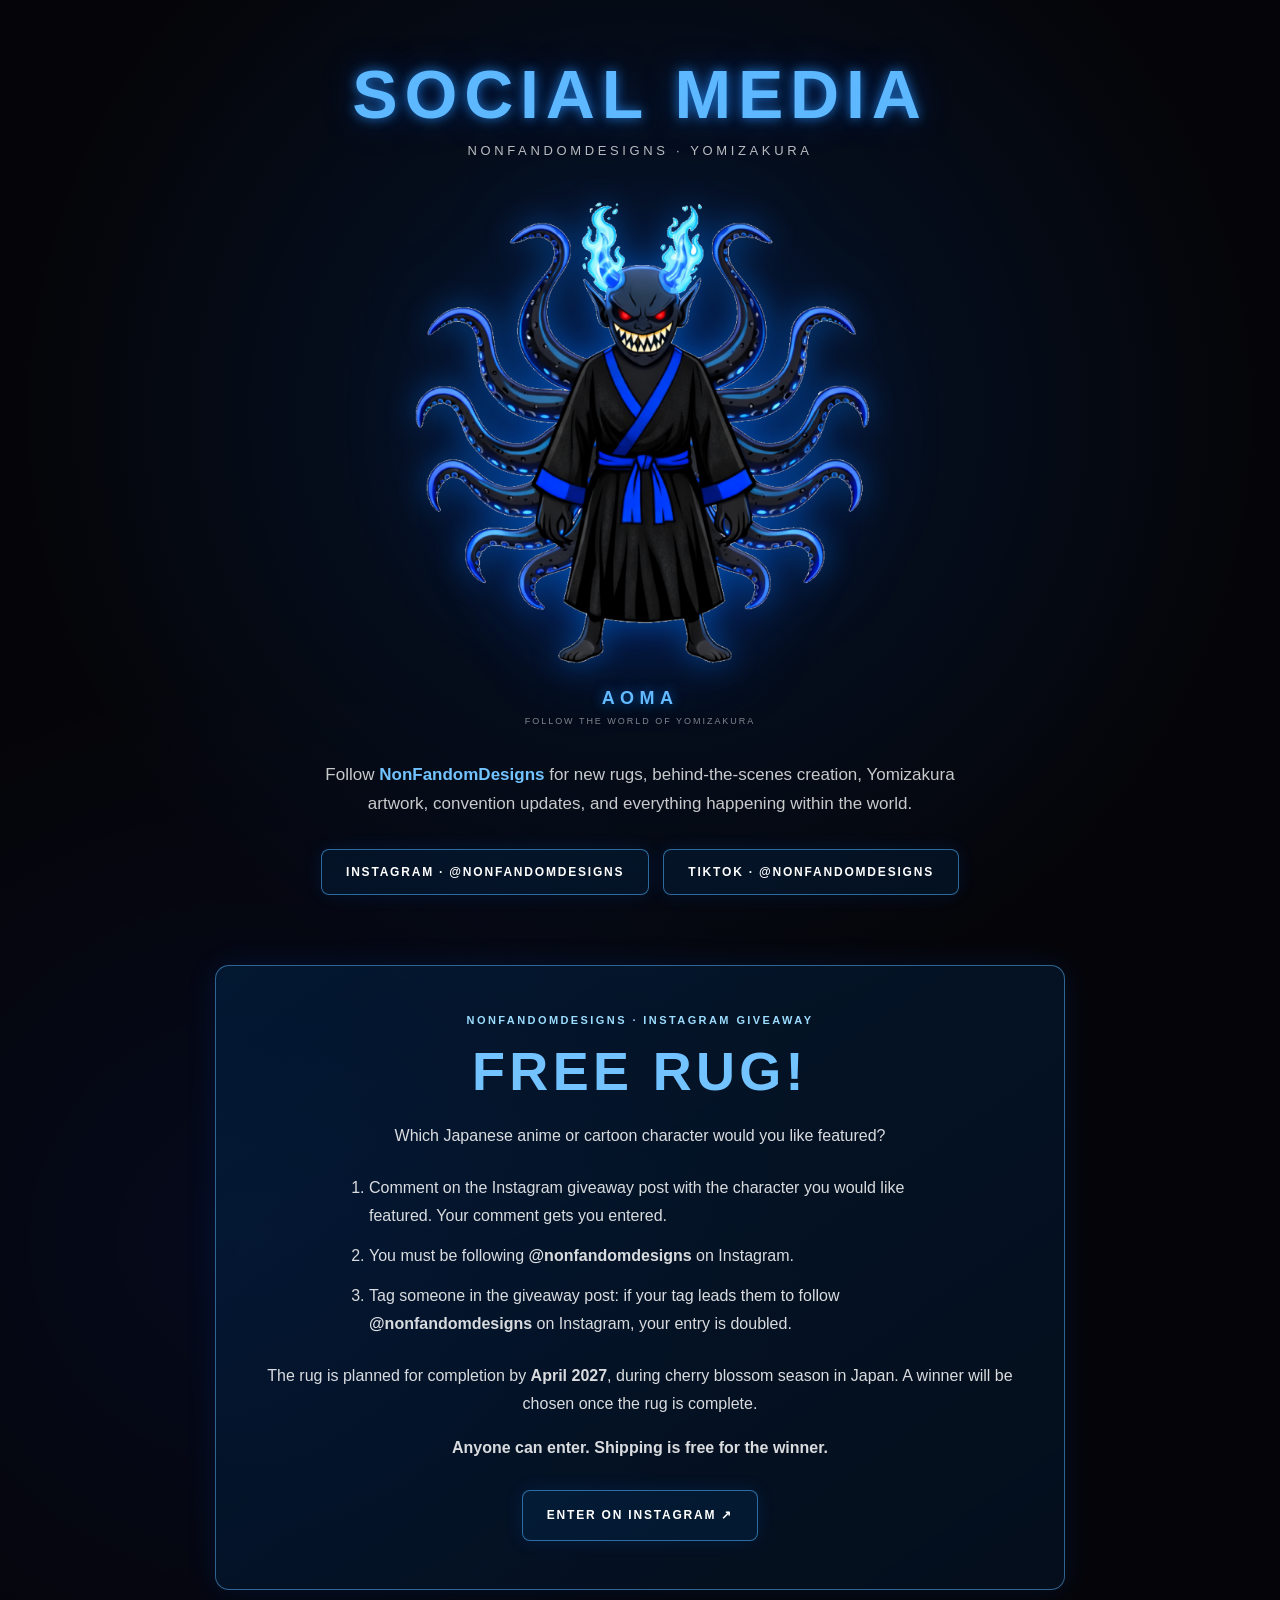
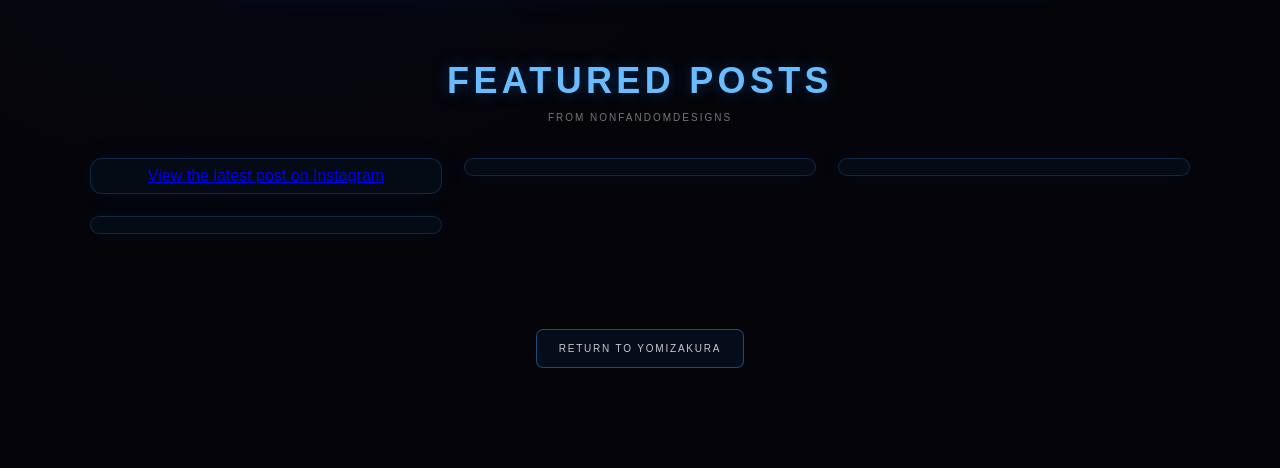
<file: social.html>
<!DOCTYPE html>
<html lang="en">

<head>
  <meta charset="UTF-8">

  <meta
    name="viewport"
    content="width=device-width, initial-scale=1.0"
  >

  <title>Social Media — NonFandomDesigns</title>

  <style>

    * {
      box-sizing: border-box;
    }

    html {
      scroll-behavior: smooth;
    }

    body {
      margin: 0;

      min-height: 100vh;

      background:
        radial-gradient(
          circle at 50% 20%,
          rgba(0, 115, 255, 0.15),
          transparent 35%
        ),
        radial-gradient(
          circle at 20% 60%,
          rgba(0, 65, 255, 0.08),
          transparent 35%
        ),
        #050509;

      color: white;

      font-family:
        Arial,
        Helvetica,
        sans-serif;

      overflow-x: hidden;
    }


    /* PAGE */

    .page {
      position: relative;

      width: 100%;

      min-height: 100vh;

      padding:
        55px
        20px
        100px;

      text-align: center;

      z-index: 2;
    }


    /* TITLE */

    .title {
      margin: 0;

      color: #5eb8ff;

      font-size:
        clamp(34px, 6vw, 68px);

      font-weight: 800;

      letter-spacing: 0.10em;

      text-shadow:
        0 0 12px rgba(40, 150, 255, 0.75),
        0 0 35px rgba(0, 90, 255, 0.35);
    }

    .subtitle {
      margin-top: 10px;

      color: rgba(255,255,255,0.72);

      font-size:
        clamp(9px, 1.2vw, 13px);

      letter-spacing: 0.28em;
    }


    /* AOMA */

    .aomaArea {
      position: relative;

      display: flex;

      flex-direction: column;

      align-items: center;

      margin:
        35px
        auto
        15px;

      max-width: 650px;
    }

    .aomaGlow {
      position: absolute;

      top: 20%;
      left: 50%;

      width: 420px;
      height: 420px;

      transform:
        translateX(-50%);

      background:
        radial-gradient(
          circle,
          rgba(0, 120, 255, 0.22),
          rgba(0, 70, 255, 0.08) 45%,
          transparent 70%
        );

      filter: blur(18px);

      pointer-events: none;
    }

    .aoma {
      position: relative;

      width:
        min(82vw, 500px);

      max-height: 570px;

      object-fit: contain;

      z-index: 2;

      filter:
        drop-shadow(
          0 0 15px
          rgba(0, 125, 255, 0.45)
        )
        drop-shadow(
          0 0 40px
          rgba(0, 80, 255, 0.20)
        );

      animation:
        aomaFloat
        5s
        ease-in-out
        infinite;
    }

    @keyframes aomaFloat {

      0%,
      100% {
        transform:
          translateY(0);
      }

      50% {
        transform:
          translateY(-7px);
      }

    }

    .aomaName {
      position: relative;

      margin-top: -5px;

      color: #63baff;

      font-size: 18px;

      font-weight: 700;

      letter-spacing: 0.30em;

      z-index: 3;

      text-shadow:
        0 0 12px
        rgba(0, 130, 255, 0.65);
    }

    .aomaRole {
      margin-top: 7px;

      color:
        rgba(255,255,255,0.50);

      font-size: 9px;

      letter-spacing: 0.22em;
    }


    /* INTRO */

    .intro {
      max-width: 650px;

      margin:
        35px
        auto
        30px;

      color:
        rgba(255,255,255,0.78);

      font-size:
        clamp(14px, 2vw, 17px);

      line-height: 1.7;
    }

    .intro strong {
      color: #72c3ff;
    }


    /* SOCIAL BUTTONS */

    .socialLinks {
      display: flex;

      justify-content: center;

      flex-wrap: wrap;

      gap: 14px;

      margin:
        30px
        auto
        70px;
    }

    .socialButton {
      display: inline-flex;

      align-items: center;

      justify-content: center;

      min-width: 220px;

      padding:
        15px
        24px;

      border:
        1px solid
        rgba(80, 180, 255, 0.55);

      border-radius: 8px;

      background:
        rgba(0, 75, 145, 0.16);

      color: white;

      font-size: 12px;

      font-weight: 700;

      letter-spacing: 0.15em;

      text-decoration: none;

      box-shadow:
        0 0 18px
        rgba(0, 105, 255, 0.12);

      transition:
        transform 0.25s ease,
        background 0.25s ease,
        box-shadow 0.25s ease;
    }

    .socialButton:hover {
      transform:
        translateY(-3px);

      background:
        rgba(0, 100, 200, 0.28);

      box-shadow:
        0 0 25px
        rgba(0, 125, 255, 0.30);
    }


    /* POSTS SECTION */

    .postsSection {
      position: relative;

      max-width: 1100px;

      margin:
        0
        auto
        70px;

      z-index: 3;
    }

    .sectionTitle {
      color: #69bdff;

      font-size:
        clamp(22px, 4vw, 36px);

      font-weight: 800;

      letter-spacing: 0.12em;

      text-shadow:
        0 0 16px
        rgba(0, 120, 255, 0.35);
    }

    .sectionSubtitle {
      margin:
        10px
        0
        35px;

      color:
        rgba(255,255,255,0.45);

      font-size: 10px;

      letter-spacing: 0.20em;
    }

    .instagramGrid {
      display: grid;

      grid-template-columns:
        repeat(
          3,
          minmax(0, 1fr)
        );

      gap: 22px;

      align-items: start;
    }

    .postCard {
      min-width: 0;

      padding: 8px;

      border:
        1px solid
        rgba(65, 165, 255, 0.20);

      border-radius: 12px;

      background:
        rgba(5, 20, 40, 0.40);

      box-shadow:
        0 0 25px
        rgba(0, 90, 255, 0.08);

      overflow: hidden;
    }

    .postCard .instagram-media {
      min-width: 0 !important;
      width: 100% !important;
      max-width: 100% !important;

      margin:
        0 auto !important;
    }


    /* RETURN BUTTON */

    .returnButton {
      display: inline-block;

      margin-top: 25px;

      padding:
        13px
        22px;

      border:
        1px solid
        rgba(70, 170, 255, 0.40);

      border-radius: 7px;

      color:
        rgba(255,255,255,0.78);

      background:
        rgba(0, 60, 120, 0.15);

      text-decoration: none;

      font-size: 10px;

      letter-spacing: 0.18em;

      transition:
        background 0.25s ease,
        box-shadow 0.25s ease;
    }

    .returnButton:hover {
      background:
        rgba(0, 100, 200, 0.25);

      box-shadow:
        0 0 20px
        rgba(0, 110, 255, 0.20);
    }


    /* BLUE PETALS */

    .petal {
      position: fixed;

      top: -30px;

      width: 11px;
      height: 8px;

      border-radius:
        70% 30%
        70% 30%;

      background:
        linear-gradient(
          135deg,
          #9cddff,
          #187cff
        );

      box-shadow:
        0 0 10px
        rgba(40, 150, 255, 0.55);

      opacity: 0.75;

      pointer-events: none;

      z-index: 1;

      animation:
        fall
        linear
        infinite;
    }

    @keyframes fall {

      0% {
        transform:
          translateY(-40px)
          translateX(0)
          rotate(0deg);

        opacity: 0;
      }

      10% {
        opacity: 0.8;
      }

      100% {
        transform:
          translateY(110vh)
          translateX(70px)
          rotate(520deg);

        opacity: 0;
      }

    }

    .p1 {
      left: 8%;
      animation-duration: 9s;
      animation-delay: -2s;
    }

    .p2 {
      left: 20%;
      animation-duration: 12s;
      animation-delay: -7s;
    }

    .p3 {
      left: 33%;
      animation-duration: 10s;
      animation-delay: -4s;
    }

    .p4 {
      left: 46%;
      animation-duration: 13s;
      animation-delay: -9s;
    }

    .p5 {
      left: 58%;
      animation-duration: 9s;
      animation-delay: -5s;
    }

    .p6 {
      left: 69%;
      animation-duration: 12s;
      animation-delay: -1s;
    }

    .p7 {
      left: 82%;
      animation-duration: 10s;
      animation-delay: -8s;
    }

    .p8 {
      left: 93%;
      animation-duration: 14s;
      animation-delay: -6s;
    }


    /* MOBILE */

    @media (max-width: 750px) {

      .page {
        padding:
          38px
          14px
          80px;
      }

      .title {
        font-size: 34px;
      }

      .subtitle {
        font-size: 8px;
        letter-spacing: 0.20em;
      }

      .aomaArea {
        margin-top: 25px;
      }

      .aoma {
        width: 90vw;
        max-height: 500px;
      }

      .aomaGlow {
        width: 300px;
        height: 300px;
      }

      .aomaName {
        font-size: 15px;
      }

      .intro {
        margin-top: 30px;

        padding:
          0
          8px;
      }

      .socialLinks {
        flex-direction: column;

        align-items: center;

        margin-bottom: 55px;
      }

      .socialButton {
        width: min(90vw, 330px);
      }

      .instagramGrid {
        grid-template-columns: 1fr;

        gap: 25px;
      }

      .postCard {
        width: min(100%, 540px);

        margin:
          0
          auto;
      }

    }


    /* GIVEAWAY */
    .giveaway {
      max-width: 850px;
      margin: 0 auto 70px;
      padding: clamp(24px, 5vw, 48px);
      border: 1px solid rgba(94,184,255,.5);
      border-radius: 14px;
      background: linear-gradient(145deg, rgba(0,75,145,.24), rgba(5,20,40,.65));
      box-shadow: 0 0 30px rgba(0,105,255,.12);
    }
    .giveawayLabel { color: #9cddff; font-size: 11px; font-weight: 700; letter-spacing: .22em; }
    .giveaway h2 { margin: 14px 0 20px; color: #72c3ff; font-size: clamp(32px, 6vw, 54px); letter-spacing: .08em; }
    .giveaway p, .giveaway li { color: rgba(255,255,255,.85); font-size: 16px; line-height: 1.75; }
    .giveaway ol { max-width: 590px; margin: 24px auto; padding-left: 24px; text-align: left; }
    .giveaway li + li { margin-top: 12px; }
    .giveaway .socialButton { min-width: 0; width: auto; max-width: 100%; margin-top: 12px; line-height: 1.6; }
    .giveaway .socialButton:focus-visible { outline: 3px solid #9cddff; outline-offset: 5px; }

  </style>
</head>


<body>


  <!-- BLUE AOMA PETALS -->

  <div class="petal p1"></div>
  <div class="petal p2"></div>
  <div class="petal p3"></div>
  <div class="petal p4"></div>
  <div class="petal p5"></div>
  <div class="petal p6"></div>
  <div class="petal p7"></div>
  <div class="petal p8"></div>


  <main class="page">


    <h1 class="title">
      SOCIAL MEDIA
    </h1>

    <div class="subtitle">
      NONFANDOMDESIGNS · YOMIZAKURA
    </div>


    <!-- AOMA -->

    <section class="aomaArea">

      <div class="aomaGlow"></div>

      <img
        class="aoma"
        src="./IMG_8962.PNG"
        alt="Aoma"
      >

      <div class="aomaName">
        AOMA
      </div>

      <div class="aomaRole">
        FOLLOW THE WORLD OF YOMIZAKURA
      </div>

    </section>


    <!-- INTRO -->

    <div class="intro">

      Follow <strong>NonFandomDesigns</strong>
      for new rugs, behind-the-scenes creation,
      Yomizakura artwork, convention updates,
      and everything happening within the world.

    </div>


    <!-- SOCIAL LINKS -->

    <div class="socialLinks">

      <a
        class="socialButton"
        href="https://www.instagram.com/nonfandomdesigns"
        target="_blank"
        rel="noopener noreferrer"
      >
        INSTAGRAM · @NONFANDOMDESIGNS
      </a>

      <a
        class="socialButton"
        href="https://www.tiktok.com/@nonfandomdesigns?_r=1&_t=ZP-9A10PYupPBe"
        target="_blank"
        rel="noopener noreferrer"
      >
        TIKTOK · @NONFANDOMDESIGNS
      </a>

    </div>


    <!-- INSTAGRAM GIVEAWAY -->
    <section class="giveaway" aria-labelledby="giveaway-title">
      <div class="giveawayLabel">NONFANDOMDESIGNS · INSTAGRAM GIVEAWAY</div>
      <h2 id="giveaway-title">FREE RUG!</h2>
      <p>Which Japanese anime or cartoon character would you like featured?</p>
      <ol>
        <li>Comment on the Instagram giveaway post with the character you would like featured. Your comment gets you entered.</li>
        <li>You must be following <strong>@nonfandomdesigns</strong> on Instagram.</li>
        <li>Tag someone in the giveaway post: if your tag leads them to follow <strong>@nonfandomdesigns</strong> on Instagram, your entry is doubled.</li>
      </ol>
      <p>The rug is planned for completion by <strong>April 2027</strong>, during cherry blossom season in Japan. A winner will be chosen once the rug is complete.</p>
      <p><strong>Anyone can enter. Shipping is free for the winner.</strong></p>
      <a class="socialButton" href="https://www.instagram.com/reel/DcY3JmYRBXn/" target="_blank" rel="noopener noreferrer" aria-label="Enter the giveaway on Instagram (opens in a new tab)">ENTER ON INSTAGRAM ↗</a>
    </section>


    <!-- INSTAGRAM POSTS -->

    <section class="postsSection">

      <div class="sectionTitle">
        FEATURED POSTS
      </div>

      <div class="sectionSubtitle">
        FROM NONFANDOMDESIGNS
      </div>


      <div class="instagramGrid">

        <!-- LATEST POST -->
        <div class="postCard">
          <blockquote class="instagram-media" data-instgrm-permalink="https://www.instagram.com/reel/DejY75CRYF1/" data-instgrm-version="14">
            <a href="https://www.instagram.com/reel/DejY75CRYF1/" target="_blank" rel="noopener noreferrer">View the latest post on Instagram</a>
          </blockquote>
        </div>


        <!-- POST 1 -->

        <div class="postCard">

          <blockquote
            class="instagram-media"
            data-instgrm-permalink="https://www.instagram.com/p/DZtHnXWiUBj/"
            data-instgrm-version="14"
          >
          </blockquote>

        </div>


        <!-- POST 2 -->

        <div class="postCard">

          <blockquote
            class="instagram-media"
            data-instgrm-permalink="https://www.instagram.com/p/DOGyc1FkTCO/"
            data-instgrm-version="14"
          >
          </blockquote>

        </div>


        <!-- POST 3 -->

        <div class="postCard">

          <blockquote
            class="instagram-media"
            data-instgrm-permalink="https://www.instagram.com/p/DcRaXAHicyY/"
            data-instgrm-version="14"
          >
          </blockquote>

        </div>


      </div>

    </section>


    <a
      class="returnButton"
      href="index.html"
    >
      RETURN TO YOMIZAKURA
    </a>


  </main>


  <!-- INSTAGRAM EMBED SCRIPT -->

  <script
    async
    src="https://www.instagram.com/embed.js">
  </script>


</body>

</html>
</file>
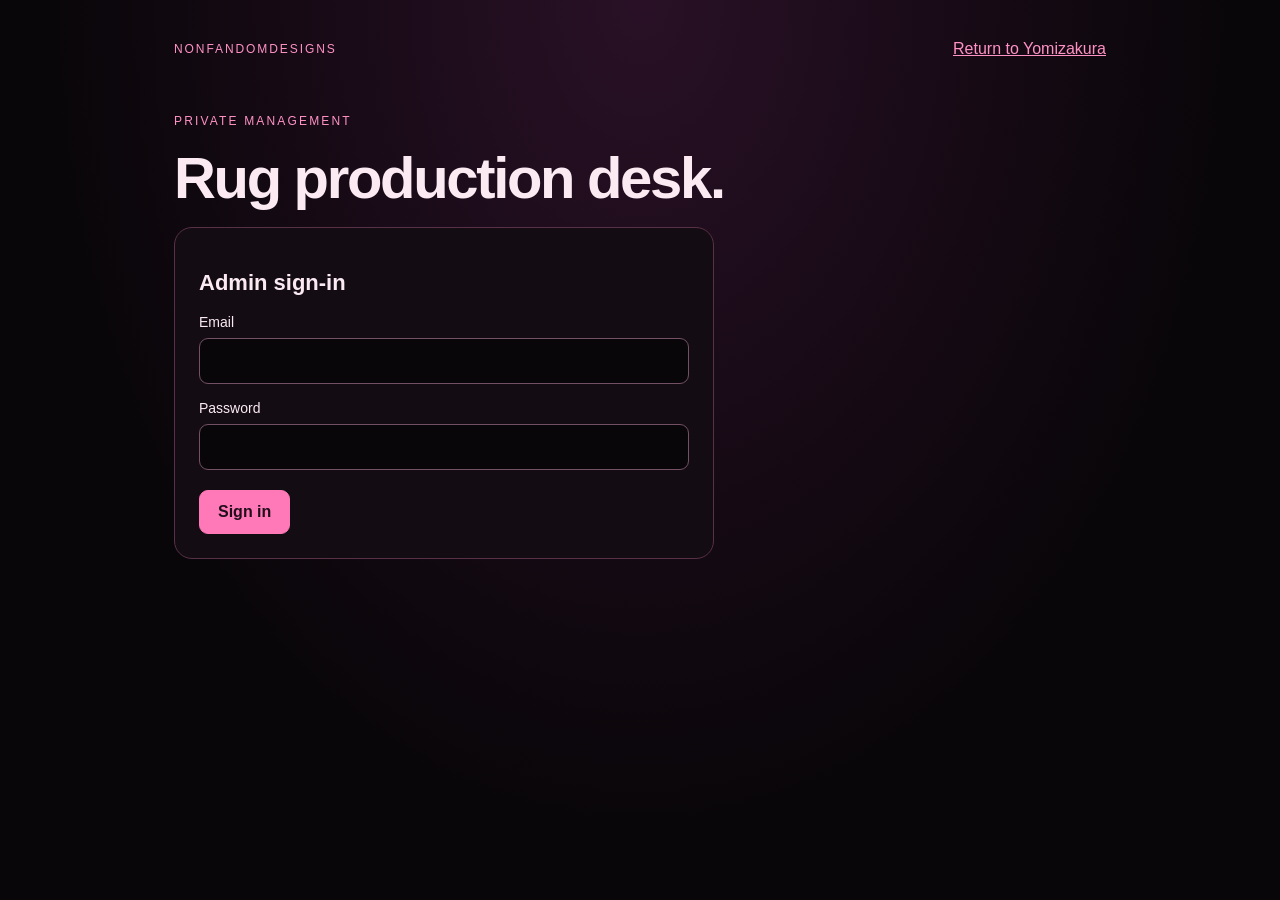
<file: tracker-admin.html>
<!doctype html><html lang="en"><head><meta charset="utf-8"><meta name="viewport" content="width=device-width, initial-scale=1"><meta name="robots" content="noindex,nofollow"><meta name="referrer" content="no-referrer"><title>Manage Orders — NonFandomDesigns</title><link rel="stylesheet" href="tracker/style.css"></head><body><main><header><span class="brand">NONFANDOMDESIGNS</span><a href="index.html">Return to Yomizakura</a></header><p class="eyebrow">Private management</p><h1>Rug production desk.</h1><section id="login" class="panel gate"><h2>Admin sign-in</h2><form id="sign-in"><label for="email">Email</label><input id="email" type="email" autocomplete="username" required><label for="password">Password</label><input id="password" type="password" autocomplete="current-password" required><div class="actions"><button>Sign in</button></div></form></section><p id="status" class="status" role="status" aria-live="polite"></p><section id="desk" hidden><div class="toolbar"><p class="muted">Only approved admins can change orders.</p><button id="reload" class="secondary">Refresh</button><button id="logout" class="secondary">Sign out</button></div><div class="admin-grid"><section class="panel"><h2>Create a rug order</h2><form id="create"><label>Rug name<input name="name" required maxlength="100"></label><label>Short description<textarea name="description" maxlength="300"></textarea></label><label>Last two phone digits only<input name="phone_last_two" required pattern="[0-9]{2}" maxlength="2" inputmode="numeric"></label><label>Stage<select name="stage"></select></label><div class="actions"><button>Create order</button></div></form></section><section class="panel"><h2>Shared customer access</h2><p class="muted">Generate a secure code, then privately share it with your customers. Replacing the code disables the old one on the next refresh.</p><label for="chosen-code">Set your own shared access code</label><input id="chosen-code" type="password" autocomplete="off" minlength="10" maxlength="128"><div class="actions"><button id="set-code">Save shared access code</button></div><p class="muted">Or generate a long random code:</p><button id="rotate">Generate / replace access code</button><p id="shared-code" class="small" style="overflow-wrap:anywhere"></p><p><a href="tracker.html">Open customer tracker</a></p><h2>Import initial orders</h2><p class="muted">Select your private initial-orders JSON file. Import it once into an empty tracker. Add future orders individually.</p><label for="import">Private order file</label><input id="import" type="file" accept="application/json,.json"><button id="import-button" class="secondary">Import orders</button></section></div><h2>Production queue</h2><p class="muted">Move orders up or down to change priority, including paid expedited orders. Completed orders do not count toward the queue.</p><div id="orders"></div></section></main><script type="module" src="tracker/admin.js"></script></body></html>
</file>
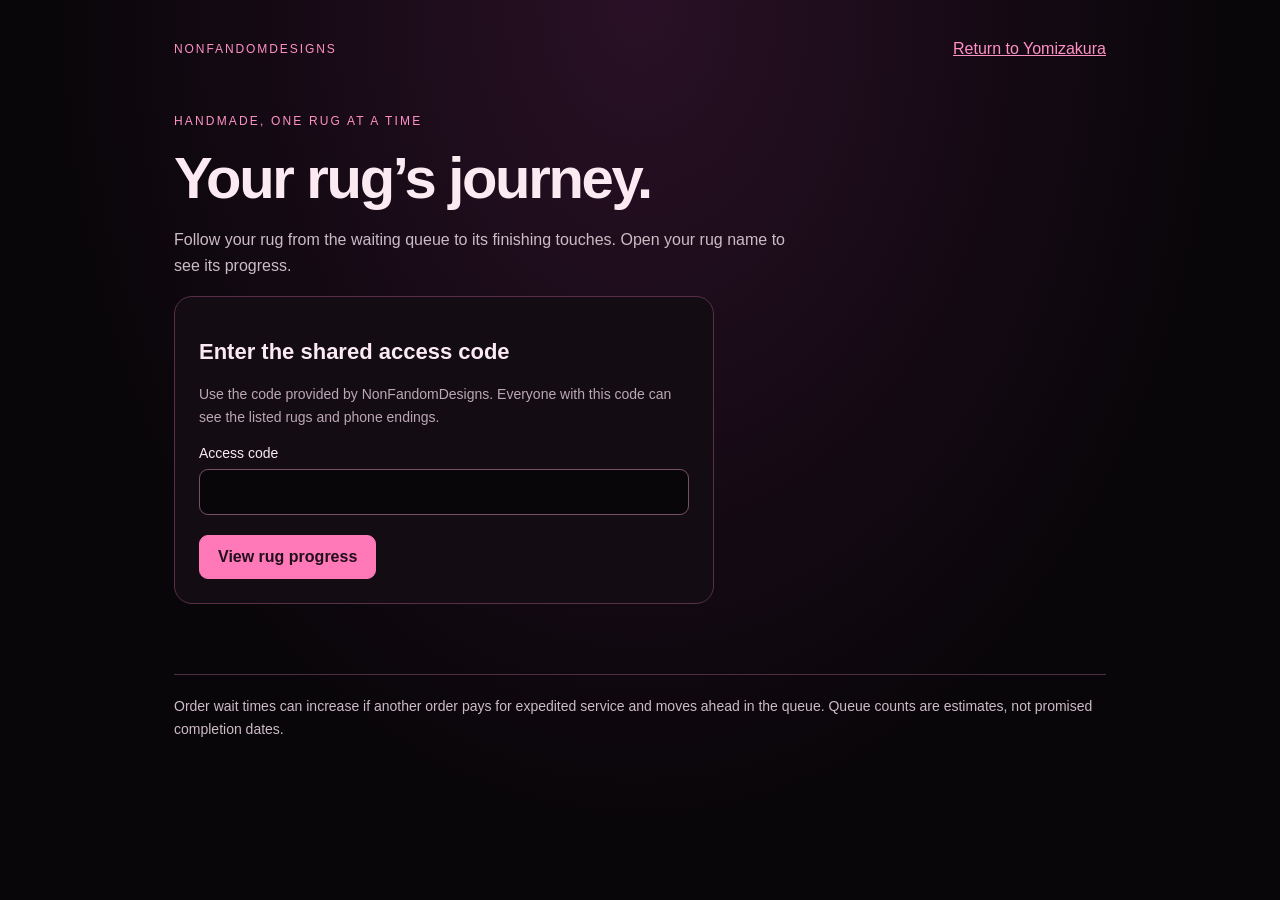
<file: tracker.html>
<!doctype html><html lang="en"><head><meta charset="utf-8"><meta name="viewport" content="width=device-width, initial-scale=1"><meta name="robots" content="noindex,nofollow"><meta name="referrer" content="no-referrer"><title>Order Tracker — NonFandomDesigns</title><link rel="stylesheet" href="tracker/style.css"></head><body><main><header><span class="brand">NONFANDOMDESIGNS</span><a href="index.html">Return to Yomizakura</a></header><p class="eyebrow">Handmade, one rug at a time</p><h1>Your rug’s journey.</h1><p class="intro">Follow your rug from the waiting queue to its finishing touches. Open your rug name to see its progress.</p><section id="gate" class="panel gate"><h2>Enter the shared access code</h2><p class="muted">Use the code provided by NonFandomDesigns. Everyone with this code can see the listed rugs and phone endings.</p><form id="unlock"><label for="code">Access code</label><input id="code" type="password" required autocomplete="off" maxlength="128" spellcheck="false"><div class="actions"><button>View rug progress</button></div></form></section><p id="status" class="status" role="status" aria-live="polite"></p><section id="results" hidden><div class="toolbar"><p class="muted" id="updated"></p><button id="refresh" class="secondary">Refresh</button><button id="lock" class="secondary">Lock tracker</button></div><nav id="filters" class="actions" aria-label="Filter rugs by stage"></nav><div id="orders"></div></section><p class="notice">Order wait times can increase if another order pays for expedited service and moves ahead in the queue. Queue counts are estimates, not promised completion dates.</p></main><script type="module" src="tracker/customer.js"></script></body></html>
</file>
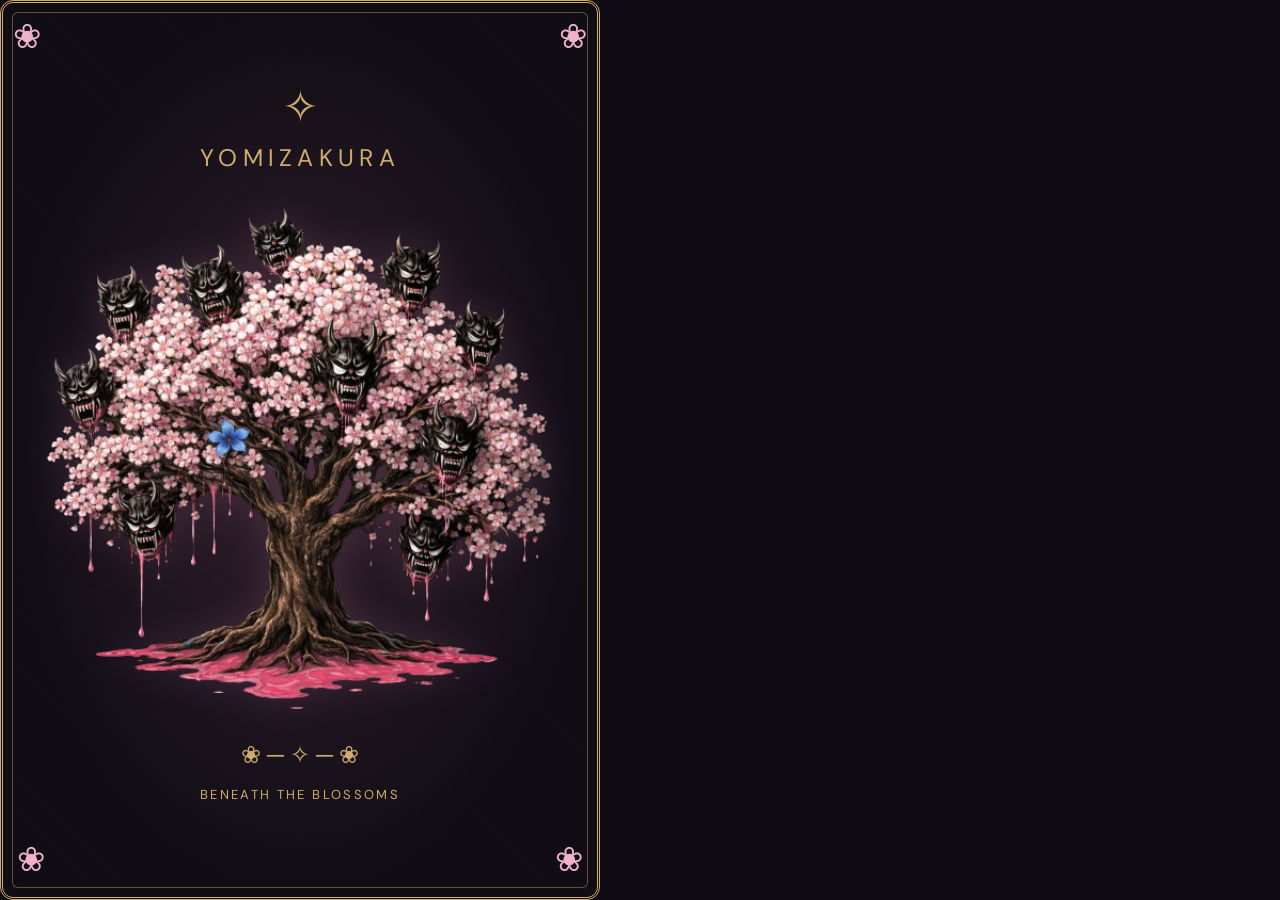
<file: tarot/card-back.html>
<!doctype html><html lang="en"><head><meta charset="utf-8"><title>Yomizakura universal card back</title><link rel="stylesheet" href="quiz.css"><style>body{margin:0;background:#100b13}.back-card{width:600px;height:900px;box-shadow:none}.back-word{font-size:24px}.back-caption{font-size:13px}.back-star{font-size:44px}.back-divider{font-size:24px}.back-card:before,.back-card:after,.back-inner:before,.back-inner:after{font-size:34px}</style></head><body><div class="back-card" aria-label="Universal Yomizakura Devil Tree card back"><div class="back-inner"><span class="back-star" aria-hidden="true">✧</span><p class="back-word">YOMIZAKURA</p><img src="assets/devil-tree.png" alt="The original Yomizakura Devil Tree"><span class="back-divider" aria-hidden="true">❀ ─ ✧ ─ ❀</span><p class="back-caption">BENEATH THE BLOSSOMS</p></div></div></body></html>
</file>
<file: ankyu-gate.css>
/* Scoped to the reveal: existing Yomizakura layouts keep their own styles. */
[data-gate-hidden], .ag-dialog [hidden], #tessumo-listing[hidden] { display: none !important; }
.ag-feature { position: relative; isolation: isolate; max-width: 900px; margin: 0 auto 65px; border: 1px solid #593048; border-radius: 12px; overflow: hidden; color: #f4dfe9; background: radial-gradient(ellipse at 65% 90%,#3b1833 0,transparent 58%),#0b080e; }
.ag-feature-inner { display: grid; grid-template-columns: .85fr 1.15fr; align-items: center; min-height: 370px; padding: 24px 42px; gap: 25px; }
.ag-guardian { width: 100%; height: 330px; object-fit: contain; filter: drop-shadow(0 0 18px #16377566); }
.ag-eyebrow { color: #d9a0bc; text-transform: uppercase; font-size: 10px; letter-spacing: .23em; line-height: 1.8; }
.ag-feature h2 { margin: 10px 0 16px; font: normal clamp(30px,4vw,46px)/1.1 Georgia,serif; color: #ffd8e9; }
.ag-feature p { line-height: 1.8; font-size: 14px; }
.ag-button { font: inherit; font-size: 13px; min-height: 44px; padding: 12px 20px; border: 1px solid #ce7fa2; border-radius: 4px; color: #ffcee3; background: #20101c; cursor: pointer; }
.ag-button:hover { background: #3b1a2d; border-color: #ffc2dd; }
.ag-button:disabled { cursor: default; opacity: .6; }
.ag-button:focus-visible, .ag-invitation:focus-visible { outline: 2px solid #fff; outline-offset: 5px; }
.ag-season-note { display: block; margin-top: 12px; color: #c5a8ba; font-size: 11px; line-height: 1.6; }
.ag-invitation { position: absolute; right: max(24px,env(safe-area-inset-right)); bottom: max(24px,env(safe-area-inset-bottom)); z-index: 21; width: 120px; padding: 10px 5px; border: 0; background: transparent; color: #df9fbe; cursor: pointer; font: 10px/1.6 Arial,sans-serif; letter-spacing: .1em; text-align: center; }
.ag-mini-gate { display: block; position: relative; margin: 0 auto 9px; width: 47px; height: 47px; border: 2px solid #ac5d82; border-bottom: 0; background: linear-gradient(90deg,#140b14 48%,#d290b4 50%,#140b14 52%); box-shadow: 0 0 14px #f373b52b,inset 0 0 14px #f373b51a; animation: ag-breathe 5s ease-in-out infinite; }
.ag-mini-gate::before { content: ''; position: absolute; width: 69px; height: 6px; left: -13px; top: -8px; border-radius: 0 0 50% 50%; background: #ba7295; box-shadow: 0 0 12px #ff78b54d; }
.ag-mini-gate::after { content: '✿'; position: absolute; top: 13px; left: 15px; color: #e7a1c1; font-size: 17px; }
.ag-invitation-name, .ag-invitation-hint { display: block; }
body.hubActive .ag-invitation { display: none; }
@keyframes ag-breathe { 50% { box-shadow: 0 0 22px #f373b547,inset 0 0 16px #f373b52e; } }
.ag-dialog { position: fixed; inset: 0; width: 100vw; max-width: none; height: 100dvh; max-height: none; margin: 0; padding: 0; border: 0; background: #000; color: #f5dfea; overflow-y: auto; overscroll-behavior: contain; font-family: Arial,Helvetica,sans-serif; }
.ag-dialog::backdrop { background: #000; }
.ag-toolbar { position: sticky; top: 0; display: flex; justify-content: space-between; gap: 10px; padding: max(14px,env(safe-area-inset-top)) max(18px,env(safe-area-inset-right)) 14px max(18px,env(safe-area-inset-left)); z-index: 6; background: linear-gradient(#000, #000d, transparent); }
.ag-toolbar .ag-button { background: #100b10e6; }
.ag-toolbar [data-ag-close] { margin-left: auto; }
.ag-stage { position: absolute; inset: 0; min-height: 400px; overflow: hidden; background: #000; }
.ag-video { position: absolute; inset: 0; width: 100%; height: 100%; object-fit: contain; background: #000; opacity: 0; transition: opacity .35s ease; }
.ag-stage.ag-playing .ag-video { opacity: 1; }
.ag-portal { position: absolute; inset: 10% 15% 7%; perspective: 1400px; opacity: 1; transition: opacity .7s; }
.ag-lintel { position: absolute; top: 0; left: -8%; right: -8%; height: 22px; border-radius: 0 0 45% 45%; background: linear-gradient(#733b57,#24121f); border-top: 2px solid #c382a3; box-shadow: 0 0 22px #ff74b140; z-index: 3; }
.ag-doors { position: absolute; inset: 22px 0 0; border: 3px solid #683951; border-top: 0; box-shadow: 0 0 50px #f367ab20; perspective: 1200px; }
.ag-door { position: absolute; width: 50%; height: 100%; background: repeating-linear-gradient(90deg,transparent 0,transparent 21%,#bc749712 22%,transparent 23%),linear-gradient(110deg,#140e17,#281420 60%,#120b12); border: 1px solid #75415c; box-sizing: border-box; transition: transform 1.8s cubic-bezier(.3,.05,.2,1), opacity 1.8s ease; backface-visibility: hidden; }
.ag-door-left { left: 0; transform-origin: left; }
.ag-door-right { right: 0; transform-origin: right; }
.ag-seal { position: absolute; inset: 40% auto auto 50%; transform: translate(-50%,-50%); width: 80px; height: 80px; border: 1px solid #d48aaa; border-radius: 50%; display: grid; place-items: center; font-size: 42px; color: #d99bb8; background: #1d111c; box-shadow: 0 0 25px #f074ad38; transition: opacity .6s; animation: ag-flicker 4s ease-in-out infinite; }
@keyframes ag-flicker { 0%,100% { filter: brightness(1); } 45% { filter: brightness(1.18); } 51% { filter: brightness(.95); } 58% { filter: brightness(1.1); } }
.ag-opening .ag-door-left { transform: rotateY(-104deg); opacity: 0; }
.ag-opening .ag-door-right { transform: rotateY(104deg); opacity: 0; }
.ag-opening .ag-seal { opacity: 0; }
.ag-stage.ag-playing .ag-portal, .ag-stage.ag-playing .ag-atmosphere { opacity: 0; pointer-events: none; }
.ag-atmosphere { position: absolute; inset: 0; pointer-events: none; transition: opacity .7s; }
.ag-fog { position: absolute; inset: 30% -20% -20%; background: radial-gradient(ellipse at 30% 80%,#f08bc137,transparent 50%), radial-gradient(ellipse at 75% 85%,#d265a033,transparent 45%); filter: blur(30px); animation: ag-fog 9s ease-in-out infinite alternate; }
@keyframes ag-fog { to { transform: translate(6%,-4%) scale(1.1); } }
.ag-petal { position: absolute; top: -5%; left: var(--x); width: 6px; height: 10px; border-radius: 75% 15% 70% 25%; background: #f5a3c5; opacity: .6; animation: ag-fall var(--speed) linear var(--delay) infinite; }
@keyframes ag-fall { to { transform: translate(65px,105vh) rotate(380deg); } }
.ag-result { max-width: 1000px; margin: 0 auto; padding: 0 30px 60px; display: grid; grid-template-columns: 1fr 1fr; gap: 36px; align-items: center; animation: ag-appear .8s ease both; }
.ag-result img { display: block; width: 100%; max-height: 75vh; object-fit: contain; background: #000; }
.ag-result h2 { font: normal clamp(34px,5vw,56px) Georgia,serif; color: #ffcee3; margin: 10px 0; }
.ag-result h3 { font: normal 24px Georgia,serif; color: #e7b1c8; margin-top: 28px; }
.ag-result p { font-size: 14px; line-height: 1.9; color: #dfcbd6; }
.ag-result .ag-tagline { font: italic 21px/1.5 Georgia,serif; color: #e8bd86; }
.ag-sr { position: absolute; width: 1px; height: 1px; padding: 0; overflow: hidden; clip-path: inset(50%); white-space: nowrap; }
@keyframes ag-appear { from { opacity: 0; } to { opacity: 1; } }
@media (max-width: 600px) {
  .header > .title { font-size: clamp(26px,7vw,38px); }
  .ag-feature-inner { grid-template-columns: .65fr 1fr; gap: 12px; padding: 24px 18px; min-height: 300px; }
  .ag-guardian { height: 260px; }
  .ag-feature h2 { font-size: 30px; }
  .ag-feature p { font-size: 12px; }
  .ag-invitation { box-sizing: border-box; width: 80px; height: 54px; right: max(8px,env(safe-area-inset-right)); bottom: 5%; padding: 5px 3px; color: #ff7ab8; font-size: 9px; letter-spacing: .02em; display: flex; flex-direction: column; align-items: center; justify-content: center; gap: 3px; }
  .ag-invitation-hint { display: none; }
  .ag-mini-gate { width: 27px; height: 24px; margin: 3px 0 0; }
  .ag-mini-gate::before { width: 43px; height: 4px; left: -10px; top: -6px; }
  .ag-mini-gate::after { left: 7px; top: 2px; font-size: 13px; }
  .ag-portal { inset: 18% 9% 13%; }
  .ag-result { grid-template-columns: 1fr; gap: 8px; padding: 0 22px 50px; }
  .ag-result img { max-height: 62vh; }
}
@media (max-width: 360px) {
  .ag-invitation { width: 68px; font-size: 8px; }
}
@media (max-height: 480px) and (orientation: landscape) {
  .ag-invitation { bottom: 10px; right: 15px; }
  .ag-mini-gate { width: 28px; height: 27px; margin-bottom: 3px; }
  .ag-mini-gate::before { width: 46px; left: -11px; }
  .ag-mini-gate::after { top: 2px; left: 7px; }
  .ag-result img { max-height: 85vh; }
}
@media (prefers-reduced-motion: reduce) {
  .ag-dialog *, .ag-feature *, .ag-invitation * { animation: none !important; transition: none !important; }
  .ag-petal, .ag-fog { display: none; }
}
</file>
<file: tarot/quiz.css>
@import url('https://fonts.googleapis.com/css2?family=Cormorant+Garamond:ital,wght@0,400;0,500;0,600;1,400;1,500&family=DM+Sans:wght@400;500;600;700&display=swap');
:root{color-scheme:dark;--bg:#100b13;--pink:#efb2c8;--ink:#f5e8e5;--muted:#b5a3b0;--gold:#cfab6c;--line:#6a4b584d;--serif:'Cormorant Garamond',Georgia,serif;--sans:'DM Sans',Arial,sans-serif}*{box-sizing:border-box}body{margin:0;background:var(--bg);color:var(--ink);font-family:var(--sans);line-height:1.6}button,a{-webkit-tap-highlight-color:transparent}button{font:inherit;cursor:pointer}a{color:var(--pink);text-decoration:none}a:hover{text-decoration:underline}button:focus-visible,a:focus-visible,summary:focus-visible{outline:2px solid var(--pink);outline-offset:6px}[hidden]{display:none!important}.ambient{position:fixed;inset:0;pointer-events:none;background:radial-gradient(ellipse at 80% 25%,#69314330,transparent 55%),radial-gradient(ellipse at 5% 80%,#48224224,transparent 50%);z-index:-1}.topbar{max-width:1440px;padding:30px 5vw;display:flex;justify-content:space-between;align-items:center;font-size:11px;letter-spacing:.1em;border-bottom:1px solid var(--line)}.topbar span{color:var(--muted);font-size:10px;letter-spacing:.18em}main{max-width:1280px;margin:auto;padding:0 5vw}.intro{display:grid;grid-template-columns:1.2fr 1fr;align-items:center;gap:7%;padding:60px 0 80px;min-height:calc(100vh - 150px)}.brand{width:80px;height:80px;object-fit:contain;margin-bottom:22px}.eyebrow{font-size:10px;letter-spacing:.24em;color:var(--gold);font-weight:600}h1,h2{font-family:var(--serif);font-weight:400;line-height:1.03}h1{font-size:clamp(48px,5.8vw,84px);margin:24px 0}h1 em{color:var(--pink);font-weight:400}h2{font-size:clamp(32px,4vw,52px)}.lede{max-width:465px;color:var(--muted);font-size:14px;line-height:1.9}.intro-meta{display:flex;gap:0;margin:28px 0;font-size:10px;letter-spacing:.08em;color:var(--pink)}.intro-meta span+span:before{content:'✧';padding:0 15px;color:var(--gold)}.primary{background:var(--pink);color:#251522;border:1px solid var(--pink);border-radius:3px;padding:16px 22px;min-height:52px;font-size:12px;letter-spacing:.025em;font-weight:700;transition:background .2s,transform .2s}.primary:hover:not(:disabled){background:#fbd3df;transform:translateY(-2px)}.primary:disabled{opacity:.4;cursor:default}.primary span{padding-left:24px}.small{font-size:11px;color:var(--muted);line-height:1.8;margin-top:18px}.text-button{background:none;color:var(--pink);border:0;padding:12px 6px;font-size:12px;min-height:44px}.text-button:disabled{opacity:.35;cursor:default}.intro-art{text-align:center;padding:20px 0}.back-card{aspect-ratio:2/3;background:radial-gradient(ellipse at center,#33202d,#100d15 70%);border:3px double var(--gold);padding:9px;border-radius:13px;position:relative;color:var(--gold);overflow:hidden;box-shadow:0 20px 60px #0007}.back-card:before,.back-card:after{content:'❀';position:absolute;top:7px;font-size:24px;color:var(--pink);z-index:2}.back-card:before{left:10px}.back-card:after{right:10px}.back-inner{height:100%;border:1px solid #9d7e4c99;border-radius:6px;display:flex;flex-direction:column;align-items:center;justify-content:center;background:repeating-linear-gradient(45deg,transparent,transparent 18px,#cfab6c03 19px,#cfab6c03 20px);position:relative}.back-inner:before,.back-inner:after{position:absolute;bottom:0;content:'❀';font-size:23px;color:var(--pink)}.back-inner:before{left:4px}.back-inner:after{right:4px}.back-star{font-size:30px;line-height:1}.back-word{letter-spacing:.22em;font-size:clamp(10px,1.1vw,15px);margin:10px 0 16px}.back-inner img{width:94%;height:61%;object-fit:contain;filter:drop-shadow(0 0 18px #ef99be25)}.back-divider{font-size:16px;margin-top:10px}.back-caption{font-size:8px;letter-spacing:.18em;margin:10px 0}.showcase{max-width:340px;width:90%;margin:auto;transform:rotate(5deg);box-shadow:20px 30px 100px #000a,0 0 60px #a6546b12}.art-caption{font-size:8px;letter-spacing:.25em;color:var(--muted);margin-top:38px}.quiz{max-width:760px;margin:60px auto 100px;min-height:65vh}.quiz-top{display:flex;justify-content:space-between;align-items:center}.quiz-top span{font-size:12px;color:var(--muted)}.progress{height:2px;background:#3c2b3b;margin:12px 0 48px}.progress>div{height:100%;background:var(--pink);transition:width .3s}.question-kicker{font-size:9px;letter-spacing:.2em;color:var(--muted)}.quiz h2{margin:16px 0 30px;line-height:1.15}.quiz h2:focus,.reading h1:focus{outline:0}fieldset{border:0;padding:0;margin:0;display:grid;gap:12px}.answer{display:flex;gap:15px;align-items:center;position:relative;border:1px solid #59404f;border-radius:5px;padding:17px 19px;cursor:pointer;transition:background .2s,border-color .2s;font-size:14px;background:#1d142180}.answer:hover{background:#302031}.answer:has(input:checked){border-color:var(--pink);background:#3c2436}.answer:has(input:focus-visible){outline:2px solid var(--gold);outline-offset:3px}.answer input{width:18px;height:18px;flex-shrink:0;accent-color:var(--pink)}.answer-letter{font-size:10px;color:var(--gold)}.quiz-nav{display:flex;justify-content:space-between;align-items:center;margin-top:28px}.ritual{text-align:center;min-height:65vh;padding:20vh 0}.ritual p{color:var(--muted)}.reading{padding:60px 0 80px;text-align:center}.reading h1{font-size:clamp(46px,5vw,72px)}.reading-lede{color:var(--muted);font-size:13px;margin-bottom:45px}.spread{display:grid;grid-template-columns:repeat(3,minmax(0,1fr));gap:28px;text-align:left;align-items:start;margin:0 0 40px}.result-slot{min-width:0}.role-label{font-size:10px;letter-spacing:.2em;color:var(--gold);text-align:center;margin:0 0 16px}.card-flip{width:100%;padding:0;border:0;background:transparent;display:block;perspective:1200px;aspect-ratio:2/3;border-radius:13px}.card-flip:hover .card-rotator:not(.flipped){transform:translateY(-6px) rotateY(5deg)}.card-rotator{display:block;width:100%;height:100%;position:relative;transform-style:preserve-3d;transition:transform 1s cubic-bezier(.2,.65,.2,1)}.card-rotator.flipped{transform:rotateY(180deg)}.card-face{position:absolute;inset:0;backface-visibility:hidden;-webkit-backface-visibility:hidden}.card-face.front{transform:rotateY(180deg);display:flex;align-items:center;justify-content:center}.front img{width:100%;height:100%;object-fit:contain;border-radius:10px}.back-card.card-face{width:100%;height:100%;aspect-ratio:auto}.result-copy{padding:24px 2px;animation:rise .6s ease both}.result-copy h2{font-size:32px;margin:0 0 5px}.result-title{font-size:10px;text-transform:uppercase;letter-spacing:.16em;color:var(--pink);margin-top:0}.result-copy p{font-size:13px;color:var(--muted);line-height:1.8}.result-copy .evidence{color:#e6d4dd;border-left:1px solid var(--gold);padding-left:13px}.growth{font-style:italic}.reveal-hint{text-align:center;color:var(--muted);font-size:10px;margin-top:12px}.method{max-width:680px;text-align:left;margin:32px auto;color:var(--muted);font-size:12px;border-top:1px solid var(--line);padding-top:20px}.method summary{cursor:pointer;color:var(--pink);padding:10px 0}.method p{line-height:1.8}footer{text-align:center;font-size:8px;letter-spacing:.18em;color:var(--muted);padding:25px 15px;border-top:1px solid var(--line)}.sr-only{position:absolute;width:1px;height:1px;padding:0;margin:-1px;overflow:hidden;clip:rect(0,0,0,0);white-space:nowrap;border:0}#petals{position:fixed;inset:0;pointer-events:none;overflow:hidden;z-index:30}.petal{position:absolute;border-radius:80% 0 80% 20%;background:linear-gradient(130deg,#f6cee0,#be5d83);box-shadow:0 0 6px #efb2c833;animation:petal-drift var(--duration) ease-out forwards}.dissolving{animation:dissolve 1.2s ease forwards;pointer-events:none}.noscript{padding:40px}@keyframes petal-drift{0%{opacity:0;transform:translate(0,0) rotate(0)}15%{opacity:.9}100%{opacity:0;transform:translate(var(--dx),var(--dy)) rotate(var(--spin))}}@keyframes dissolve{to{opacity:0;filter:blur(12px);transform:translateY(-25px)}}@keyframes rise{from{opacity:0;transform:translateY(10px)}to{opacity:1;transform:translateY(0)}}
@media(min-width:1000px){.spread{gap:40px}.result-slot:not(.true-match){padding-top:34px}}
@media(max-width:700px){.topbar{padding:20px 6vw}.topbar span{display:none}main{padding:0 6vw}.intro{grid-template-columns:1fr;padding-top:35px;gap:30px}.intro-copy{max-width:500px}.brand{width:64px;height:64px;margin-bottom:8px}.intro h1{font-size:54px}.intro-art{padding-top:10px}.showcase{width:66%;max-width:280px}.intro-meta span+span:before{padding:0 9px}.quiz{margin-top:35px}.progress{margin-bottom:30px}.answer{font-size:13px;padding:16px 12px;gap:10px}.spread{grid-template-columns:1fr;max-width:380px;margin:0 auto 25px;gap:35px}.result-slot{padding-top:0}.card-flip{width:85%;margin:auto}.result-copy{padding-top:18px}.reading{padding-top:35px}.reading h1{font-size:52px}.reading-lede{line-height:1.8}.back-word{font-size:13px}.back-caption{font-size:8px}#reading-actions>.text-button{display:block;margin:12px auto}}
@media(prefers-reduced-motion:reduce){*,*:before,*:after{animation:none!important;transition:none!important;scroll-behavior:auto!important}.showcase{transform:none}.dissolving{opacity:0}.card-rotator.flipped{transform:rotateY(180deg)}}

/* The strongest match takes center stage; on phones it leads the vertical reading. */
@media(min-width:701px){.result-slot.true-match{grid-column:2;grid-row:1}.result-slot:nth-child(2){grid-column:1;grid-row:1}.result-slot:nth-child(3){grid-column:3;grid-row:1}}
.true-match .role-label{color:#ffe0a2;font-weight:700;letter-spacing:.12em}
.true-match .card-flip{outline:2px solid #edc582;outline-offset:7px;box-shadow:0 0 32px #e3ac6b3b,0 0 70px #efb2c819}
.true-match .result-copy h2{color:#ffe0a2}
@media(max-width:700px){.result-slot.true-match{padding-top:0}.true-match .card-flip{outline-offset:6px}.true-match .role-label{font-size:11px}}
</file>
<file: tracker/style.css>
*{box-sizing:border-box} :root{color-scheme:dark;font-family:Arial,Helvetica,sans-serif;background:#090609;color:#fceaf3} body{margin:0;background:radial-gradient(ellipse at top,#291026,transparent 65%);min-height:100vh} main{max-width:980px;margin:auto;padding:40px 24px 64px} a{color:#ff91c5} header{display:flex;justify-content:space-between;gap:20px;align-items:center;margin-bottom:54px}.brand{letter-spacing:.16em;font-size:12px;color:#ff91c5} h1{font-size:clamp(32px,6vw,58px);letter-spacing:-.04em;margin:12px 0 16px}h2{font-size:22px}p{line-height:1.65}.intro{max-width:620px;color:#cdbbc6}.eyebrow{color:#ff91c5;font-size:12px;letter-spacing:.18em;text-transform:uppercase} .panel,.order{border:1px solid #583047;border-radius:18px;background:#140c13;margin:16px 0}.panel{padding:24px}.gate{max-width:540px}.muted{color:#bda7b4;font-size:14px}label{display:block;font-size:14px;margin:16px 0 8px}input,textarea,select{display:block;width:100%;font:inherit;padding:13px;border:1px solid #745064;background:#090609;color:#fff;border-radius:9px}textarea{min-height:80px}button{font:inherit;font-weight:bold;border:1px solid #ff79b8;border-radius:9px;background:#ff79b8;color:#220e1b;padding:12px 18px;cursor:pointer;min-height:44px}button:disabled{opacity:.5;cursor:wait}.secondary{background:transparent;color:#ffb3d7}button:focus-visible,a:focus-visible,summary:focus-visible,input:focus-visible,select:focus-visible,textarea:focus-visible{outline:3px solid #ffcae2;outline-offset:4px}.actions{display:flex;gap:10px;flex-wrap:wrap;margin-top:20px}summary{display:flex;align-items:center;justify-content:space-between;gap:15px;cursor:pointer;padding:22px;list-style:none}summary::-webkit-details-marker{display:none}summary::after{content:'+';font-size:24px;color:#ff91c5}details[open] summary::after{content:'−'}.rug-name{font-size:18px;font-weight:bold;flex:1}.badge{font-size:12px;color:#ffb3d7;background:#38192c;padding:8px 12px;border-radius:20px;white-space:nowrap}.order-body{padding:0 22px 22px}.description{margin-top:0}.stages{padding:0;list-style:none;display:grid;grid-template-columns:repeat(5,1fr);gap:8px;margin:26px 0}.stages li{font-size:12px;border-top:3px solid #483340;padding-top:10px;color:#ad98a4}.stages .passed{border-color:#8d4a6c;color:#d6bac9}.stages .current{color:#ffb3d7;border-color:#ff79b8;font-weight:bold}.stage-message{background:#241320;border-left:3px solid #ff79b8;padding:12px 16px}.notice{font-size:14px;color:#cdbbc6;border-top:1px solid #4d2d40;margin-top:30px;padding-top:20px}.status{min-height:24px;color:#ffbddc;margin:16px 0}.toolbar{display:flex;flex-wrap:wrap;gap:10px;align-items:center}.toolbar p{flex:1}.admin-grid{display:grid;grid-template-columns:1fr 1fr;gap:20px}.editor{border-top:1px solid #583047;padding-top:16px;margin-top:20px}.small{font-size:13px} [hidden]{display:none!important}@media(max-width:640px){main{padding:24px 16px 48px}header{margin-bottom:36px;font-size:13px}.panel{padding:18px}summary{padding:18px;flex-wrap:wrap}.rug-name{flex-basis:60%}.order-body{padding:0 18px 18px}.stages{grid-template-columns:1fr;gap:10px}.stages li{border-top:0;border-left:3px solid #483340;padding:6px 12px}.stages .current{border-left-color:#ff79b8}.stages .passed{border-left-color:#8d4a6c}.admin-grid{grid-template-columns:1fr}}

.character-image{float:right;width:min(30%,220px);max-height:300px;object-fit:contain;margin:0 0 20px 24px}#filters{margin-bottom:24px}#filters [aria-pressed=true]{background:#ff79b8;color:#220e1b}@media(max-width:640px){.character-image{width:120px;float:none;display:block;margin:0 auto 20px}}
summary{display:grid;grid-template-columns:minmax(0,1fr) auto auto}.rug-name{overflow-wrap:anywhere}@media(max-width:640px){summary{gap:10px}.rug-name{font-size:16px}.badge{padding:7px 9px;font-size:11px}}
</file>
